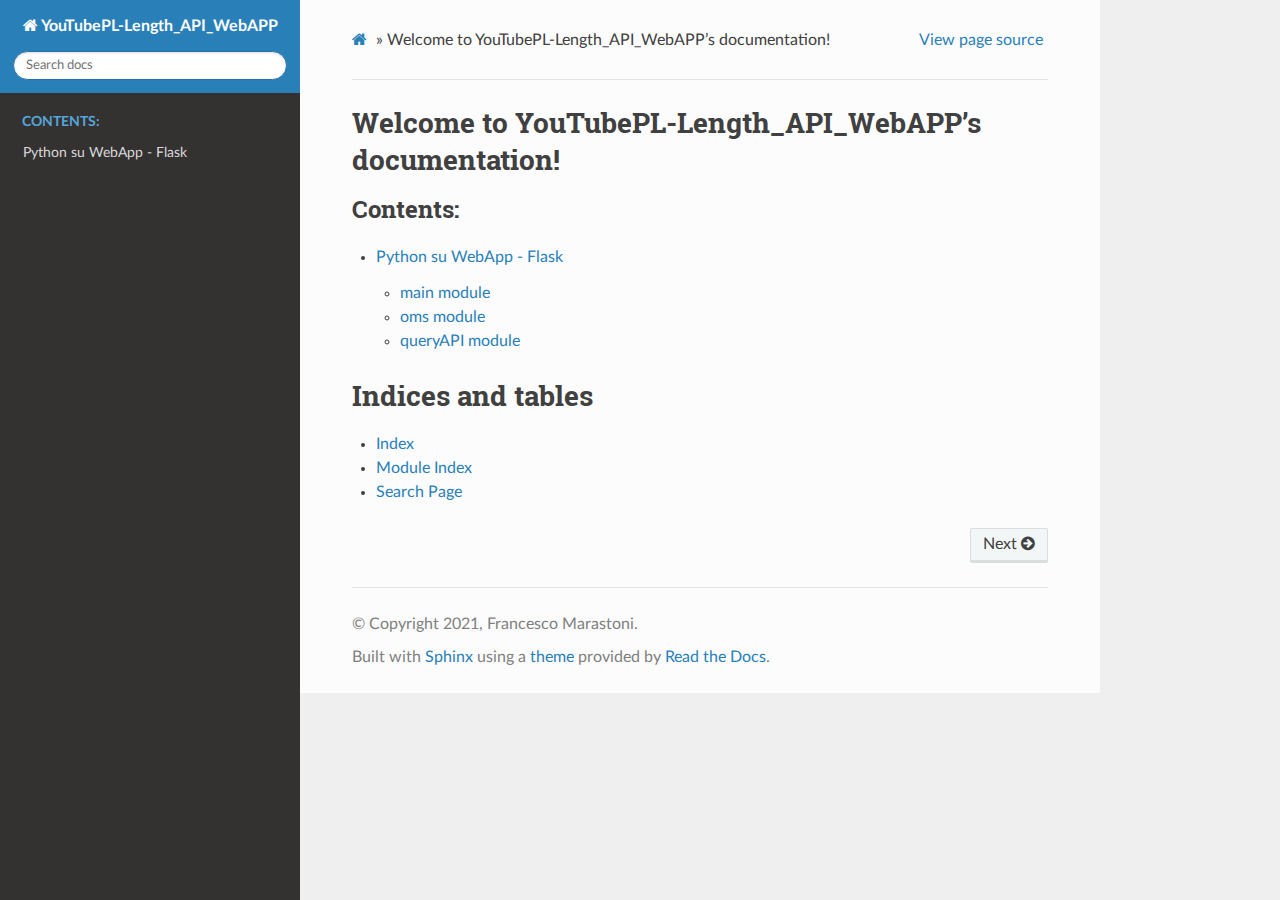
<file: docs/index.html>
<!DOCTYPE html>
<html class="writer-html5" lang="en" >
<head>
  <meta charset="utf-8" />
  
  <meta name="viewport" content="width=device-width, initial-scale=1.0" />
  
  <title>Welcome to YouTubePL-Length_API_WebAPP’s documentation! &mdash; YouTubePL-Length_API_WebAPP 1.5.0 documentation</title>
  

  
  <link rel="stylesheet" href="static/css/theme.css" type="text/css" />
  <link rel="stylesheet" href="static/pygments.css" type="text/css" />

  
  

  
  

  

  
  <!--[if lt IE 9]>
    <script src="static/js/html5shiv.min.js"></script>
  <![endif]-->
  
    
      <script type="text/javascript" id="documentation_options" data-url_root="./" src="static/documentation_options.js"></script>
        <script src="static/jquery.js"></script>
        <script src="static/underscore.js"></script>
        <script src="static/doctools.js"></script>
    
    <script type="text/javascript" src="static/js/theme.js"></script>

    
    <link rel="index" title="Index" href="genindex.html" />
    <link rel="search" title="Search" href="search.html" />
    <link rel="next" title="Python su WebApp - Flask" href="modules.html" /> 
</head>

<body class="wy-body-for-nav">

   
  <div class="wy-grid-for-nav">
    
    <nav data-toggle="wy-nav-shift" class="wy-nav-side">
      <div class="wy-side-scroll">
        <div class="wy-side-nav-search" >
          

          
            <a href="#" class="icon icon-home"> YouTubePL-Length_API_WebAPP
          

          
          </a>

          
            
            
          

          
<div role="search">
  <form id="rtd-search-form" class="wy-form" action="search.html" method="get">
    <input type="text" name="q" placeholder="Search docs" />
    <input type="hidden" name="check_keywords" value="yes" />
    <input type="hidden" name="area" value="default" />
  </form>
</div>

          
        </div>

        
        <div class="wy-menu wy-menu-vertical" data-spy="affix" role="navigation" aria-label="main navigation">
          
            
            
              
            
            
              <p class="caption"><span class="caption-text">Contents:</span></p>
<ul>
<li class="toctree-l1"><a class="reference internal" href="modules.html">Python su WebApp - Flask</a></li>
</ul>

            
          
        </div>
        
      </div>
    </nav>

    <section data-toggle="wy-nav-shift" class="wy-nav-content-wrap">

      
      <nav class="wy-nav-top" aria-label="top navigation">
        
          <i data-toggle="wy-nav-top" class="fa fa-bars"></i>
          <a href="#">YouTubePL-Length_API_WebAPP</a>
        
      </nav>


      <div class="wy-nav-content">
        
        <div class="rst-content">
        
          

















<div role="navigation" aria-label="breadcrumbs navigation">

  <ul class="wy-breadcrumbs">
    
      <li><a href="#" class="icon icon-home"></a> &raquo;</li>
        
      <li>Welcome to YouTubePL-Length_API_WebAPP’s documentation!</li>
    
    
      <li class="wy-breadcrumbs-aside">
        
          
            <a href="sources/index.rst.txt" rel="nofollow"> View page source</a>
          
        
      </li>
    
  </ul>

  
  <hr/>
</div>
          <div role="main" class="document" itemscope="itemscope" itemtype="http://schema.org/Article">
           <div itemprop="articleBody">
            
  <div class="section" id="welcome-to-youtubepl-length-api-webapp-s-documentation">
<h1>Welcome to YouTubePL-Length_API_WebAPP’s documentation!<a class="headerlink" href="#welcome-to-youtubepl-length-api-webapp-s-documentation" title="Permalink to this headline">¶</a></h1>
<div class="toctree-wrapper compound">
<p class="caption"><span class="caption-text">Contents:</span></p>
<ul>
<li class="toctree-l1"><a class="reference internal" href="modules.html">Python su WebApp - Flask</a><ul>
<li class="toctree-l2"><a class="reference internal" href="main.html">main module</a></li>
<li class="toctree-l2"><a class="reference internal" href="oms.html">oms module</a></li>
<li class="toctree-l2"><a class="reference internal" href="queryAPI.html">queryAPI module</a></li>
</ul>
</li>
</ul>
</div>
</div>
<div class="section" id="indices-and-tables">
<h1>Indices and tables<a class="headerlink" href="#indices-and-tables" title="Permalink to this headline">¶</a></h1>
<ul class="simple">
<li><p><a class="reference internal" href="genindex.html"><span class="std std-ref">Index</span></a></p></li>
<li><p><a class="reference internal" href="py-modindex.html"><span class="std std-ref">Module Index</span></a></p></li>
<li><p><a class="reference internal" href="search.html"><span class="std std-ref">Search Page</span></a></p></li>
</ul>
</div>


           </div>
           
          </div>
          <footer>
    <div class="rst-footer-buttons" role="navigation" aria-label="footer navigation">
        <a href="modules.html" class="btn btn-neutral float-right" title="Python su WebApp - Flask" accesskey="n" rel="next">Next <span class="fa fa-arrow-circle-right" aria-hidden="true"></span></a>
    </div>

  <hr/>

  <div role="contentinfo">
    <p>
        &#169; Copyright 2021, Francesco Marastoni.

    </p>
  </div>
    
    
    
    Built with <a href="https://www.sphinx-doc.org/">Sphinx</a> using a
    
    <a href="https://github.com/readthedocs/sphinx_rtd_theme">theme</a>
    
    provided by <a href="https://readthedocs.org">Read the Docs</a>. 

</footer>
        </div>
      </div>

    </section>

  </div>
  

  <script type="text/javascript">
      jQuery(function () {
          SphinxRtdTheme.Navigation.enable(true);
      });
  </script>

  
  
    
   

</body>
</html>
</file>
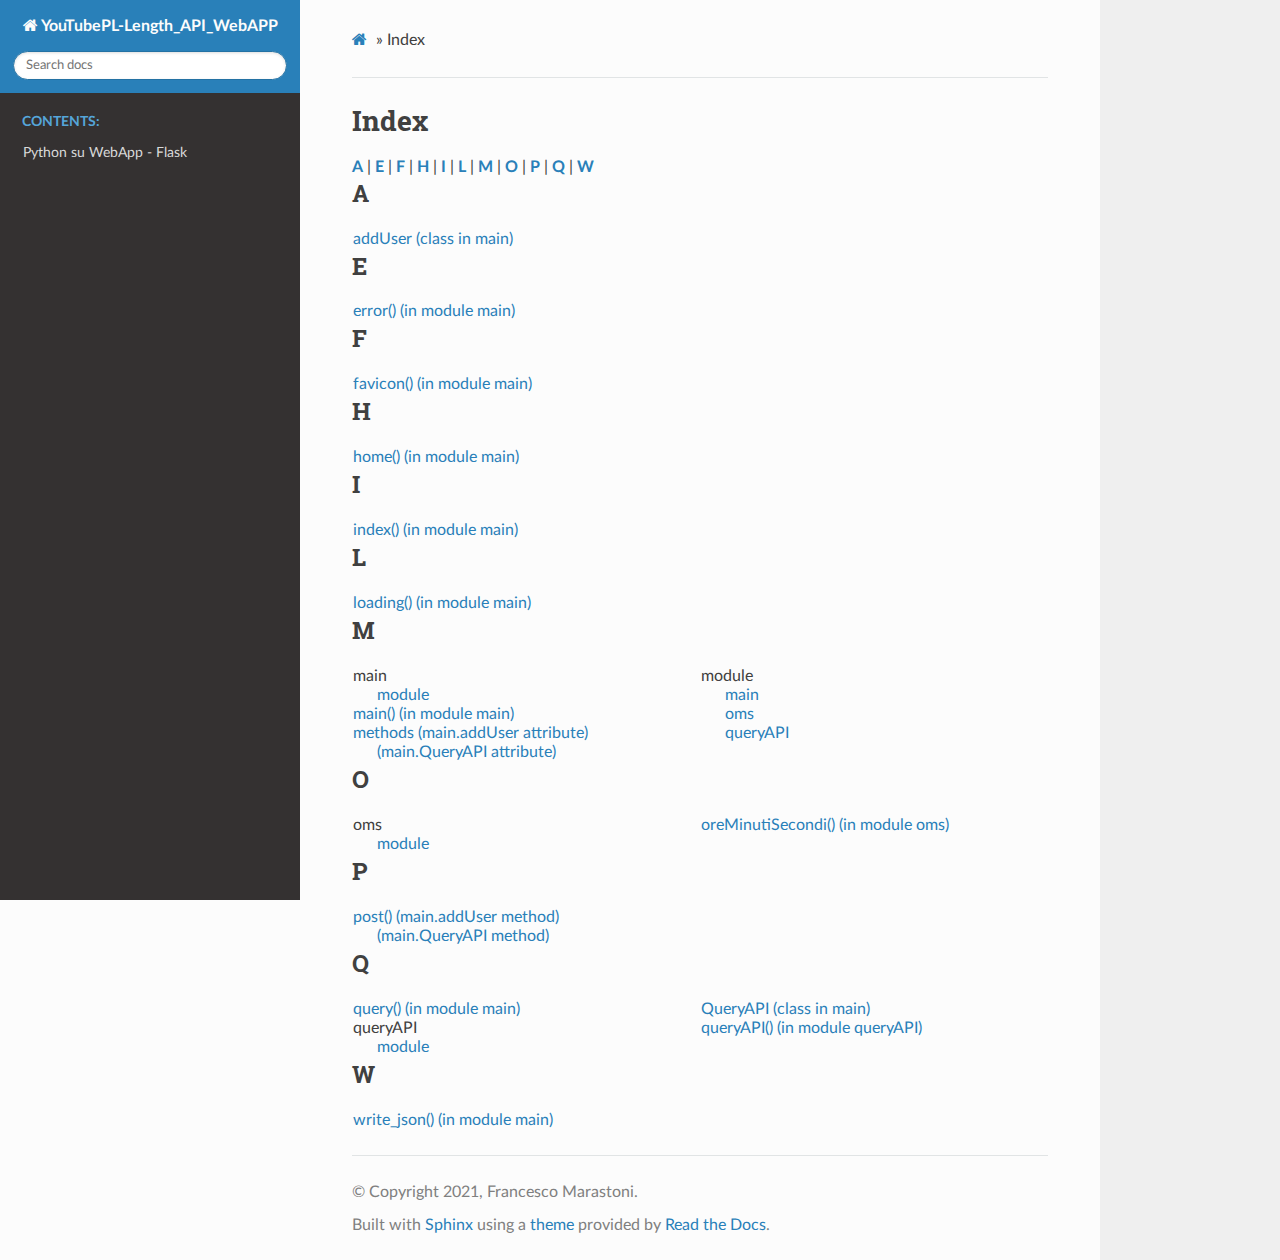
<file: docs/genindex.html>
<!DOCTYPE html>
<html class="writer-html5" lang="en" >
<head>
  <meta charset="utf-8" />
  
  <meta name="viewport" content="width=device-width, initial-scale=1.0" />
  
  <title>Index &mdash; YouTubePL-Length_API_WebAPP 1.5.0 documentation</title>
  

  
  <link rel="stylesheet" href="static/css/theme.css" type="text/css" />
  <link rel="stylesheet" href="static/pygments.css" type="text/css" />

  
  

  
  

  

  
  <!--[if lt IE 9]>
    <script src="static/js/html5shiv.min.js"></script>
  <![endif]-->
  
    
      <script type="text/javascript" id="documentation_options" data-url_root="./" src="static/documentation_options.js"></script>
        <script src="static/jquery.js"></script>
        <script src="static/underscore.js"></script>
        <script src="static/doctools.js"></script>
    
    <script type="text/javascript" src="static/js/theme.js"></script>

    
    <link rel="index" title="Index" href="#" />
    <link rel="search" title="Search" href="search.html" /> 
</head>

<body class="wy-body-for-nav">

   
  <div class="wy-grid-for-nav">
    
    <nav data-toggle="wy-nav-shift" class="wy-nav-side">
      <div class="wy-side-scroll">
        <div class="wy-side-nav-search" >
          

          
            <a href="index.html" class="icon icon-home"> YouTubePL-Length_API_WebAPP
          

          
          </a>

          
            
            
          

          
<div role="search">
  <form id="rtd-search-form" class="wy-form" action="search.html" method="get">
    <input type="text" name="q" placeholder="Search docs" />
    <input type="hidden" name="check_keywords" value="yes" />
    <input type="hidden" name="area" value="default" />
  </form>
</div>

          
        </div>

        
        <div class="wy-menu wy-menu-vertical" data-spy="affix" role="navigation" aria-label="main navigation">
          
            
            
              
            
            
              <p class="caption"><span class="caption-text">Contents:</span></p>
<ul>
<li class="toctree-l1"><a class="reference internal" href="modules.html">Python su WebApp - Flask</a></li>
</ul>

            
          
        </div>
        
      </div>
    </nav>

    <section data-toggle="wy-nav-shift" class="wy-nav-content-wrap">

      
      <nav class="wy-nav-top" aria-label="top navigation">
        
          <i data-toggle="wy-nav-top" class="fa fa-bars"></i>
          <a href="index.html">YouTubePL-Length_API_WebAPP</a>
        
      </nav>


      <div class="wy-nav-content">
        
        <div class="rst-content">
        
          

















<div role="navigation" aria-label="breadcrumbs navigation">

  <ul class="wy-breadcrumbs">
    
      <li><a href="index.html" class="icon icon-home"></a> &raquo;</li>
        
      <li>Index</li>
    
    
      <li class="wy-breadcrumbs-aside">
        
          
        
      </li>
    
  </ul>

  
  <hr/>
</div>
          <div role="main" class="document" itemscope="itemscope" itemtype="http://schema.org/Article">
           <div itemprop="articleBody">
            

<h1 id="index">Index</h1>

<div class="genindex-jumpbox">
 <a href="#A"><strong>A</strong></a>
 | <a href="#E"><strong>E</strong></a>
 | <a href="#F"><strong>F</strong></a>
 | <a href="#H"><strong>H</strong></a>
 | <a href="#I"><strong>I</strong></a>
 | <a href="#L"><strong>L</strong></a>
 | <a href="#M"><strong>M</strong></a>
 | <a href="#O"><strong>O</strong></a>
 | <a href="#P"><strong>P</strong></a>
 | <a href="#Q"><strong>Q</strong></a>
 | <a href="#W"><strong>W</strong></a>
 
</div>
<h2 id="A">A</h2>
<table style="width: 100%" class="indextable genindextable"><tr>
  <td style="width: 33%; vertical-align: top;"><ul>
      <li><a href="main.html#main.addUser">addUser (class in main)</a>
</li>
  </ul></td>
</tr></table>

<h2 id="E">E</h2>
<table style="width: 100%" class="indextable genindextable"><tr>
  <td style="width: 33%; vertical-align: top;"><ul>
      <li><a href="main.html#main.error">error() (in module main)</a>
</li>
  </ul></td>
</tr></table>

<h2 id="F">F</h2>
<table style="width: 100%" class="indextable genindextable"><tr>
  <td style="width: 33%; vertical-align: top;"><ul>
      <li><a href="main.html#main.favicon">favicon() (in module main)</a>
</li>
  </ul></td>
</tr></table>

<h2 id="H">H</h2>
<table style="width: 100%" class="indextable genindextable"><tr>
  <td style="width: 33%; vertical-align: top;"><ul>
      <li><a href="main.html#main.home">home() (in module main)</a>
</li>
  </ul></td>
</tr></table>

<h2 id="I">I</h2>
<table style="width: 100%" class="indextable genindextable"><tr>
  <td style="width: 33%; vertical-align: top;"><ul>
      <li><a href="main.html#main.index">index() (in module main)</a>
</li>
  </ul></td>
</tr></table>

<h2 id="L">L</h2>
<table style="width: 100%" class="indextable genindextable"><tr>
  <td style="width: 33%; vertical-align: top;"><ul>
      <li><a href="main.html#main.loading">loading() (in module main)</a>
</li>
  </ul></td>
</tr></table>

<h2 id="M">M</h2>
<table style="width: 100%" class="indextable genindextable"><tr>
  <td style="width: 33%; vertical-align: top;"><ul>
      <li>
    main

      <ul>
        <li><a href="main.html#module-main">module</a>
</li>
      </ul></li>
      <li><a href="main.html#main.main">main() (in module main)</a>
</li>
      <li><a href="main.html#main.addUser.methods">methods (main.addUser attribute)</a>

      <ul>
        <li><a href="main.html#main.QueryAPI.methods">(main.QueryAPI attribute)</a>
</li>
      </ul></li>
  </ul></td>
  <td style="width: 33%; vertical-align: top;"><ul>
      <li>
    module

      <ul>
        <li><a href="main.html#module-main">main</a>
</li>
        <li><a href="oms.html#module-oms">oms</a>
</li>
        <li><a href="queryAPI.html#module-queryAPI">queryAPI</a>
</li>
      </ul></li>
  </ul></td>
</tr></table>

<h2 id="O">O</h2>
<table style="width: 100%" class="indextable genindextable"><tr>
  <td style="width: 33%; vertical-align: top;"><ul>
      <li>
    oms

      <ul>
        <li><a href="oms.html#module-oms">module</a>
</li>
      </ul></li>
  </ul></td>
  <td style="width: 33%; vertical-align: top;"><ul>
      <li><a href="oms.html#oms.oreMinutiSecondi">oreMinutiSecondi() (in module oms)</a>
</li>
  </ul></td>
</tr></table>

<h2 id="P">P</h2>
<table style="width: 100%" class="indextable genindextable"><tr>
  <td style="width: 33%; vertical-align: top;"><ul>
      <li><a href="main.html#main.addUser.post">post() (main.addUser method)</a>

      <ul>
        <li><a href="main.html#main.QueryAPI.post">(main.QueryAPI method)</a>
</li>
      </ul></li>
  </ul></td>
</tr></table>

<h2 id="Q">Q</h2>
<table style="width: 100%" class="indextable genindextable"><tr>
  <td style="width: 33%; vertical-align: top;"><ul>
      <li><a href="main.html#main.query">query() (in module main)</a>
</li>
      <li>
    queryAPI

      <ul>
        <li><a href="queryAPI.html#module-queryAPI">module</a>
</li>
      </ul></li>
  </ul></td>
  <td style="width: 33%; vertical-align: top;"><ul>
      <li><a href="main.html#main.QueryAPI">QueryAPI (class in main)</a>
</li>
      <li><a href="queryAPI.html#queryAPI.queryAPI">queryAPI() (in module queryAPI)</a>
</li>
  </ul></td>
</tr></table>

<h2 id="W">W</h2>
<table style="width: 100%" class="indextable genindextable"><tr>
  <td style="width: 33%; vertical-align: top;"><ul>
      <li><a href="main.html#main.write_json">write_json() (in module main)</a>
</li>
  </ul></td>
</tr></table>



           </div>
           
          </div>
          <footer>

  <hr/>

  <div role="contentinfo">
    <p>
        &#169; Copyright 2021, Francesco Marastoni.

    </p>
  </div>
    
    
    
    Built with <a href="https://www.sphinx-doc.org/">Sphinx</a> using a
    
    <a href="https://github.com/readthedocs/sphinx_rtd_theme">theme</a>
    
    provided by <a href="https://readthedocs.org">Read the Docs</a>. 

</footer>
        </div>
      </div>

    </section>

  </div>
  

  <script type="text/javascript">
      jQuery(function () {
          SphinxRtdTheme.Navigation.enable(true);
      });
  </script>

  
  
    
   

</body>
</html>
</file>
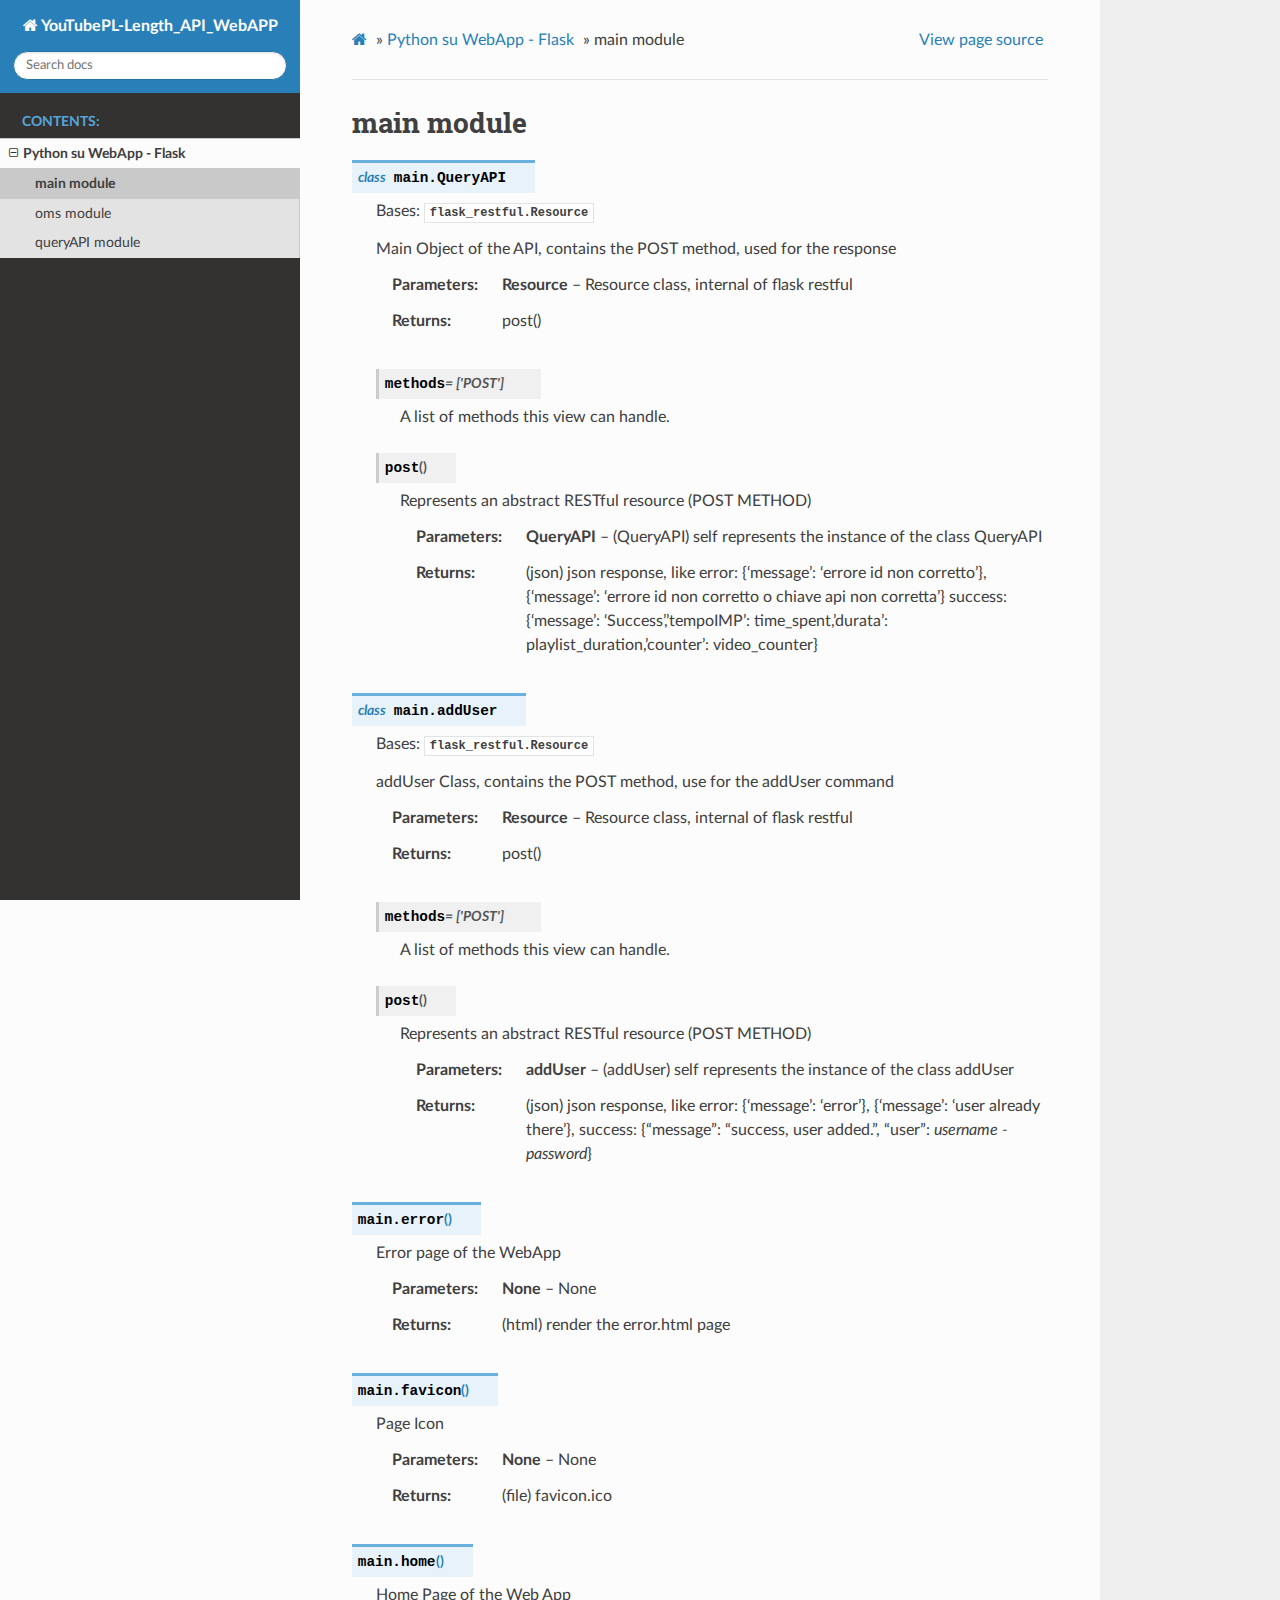
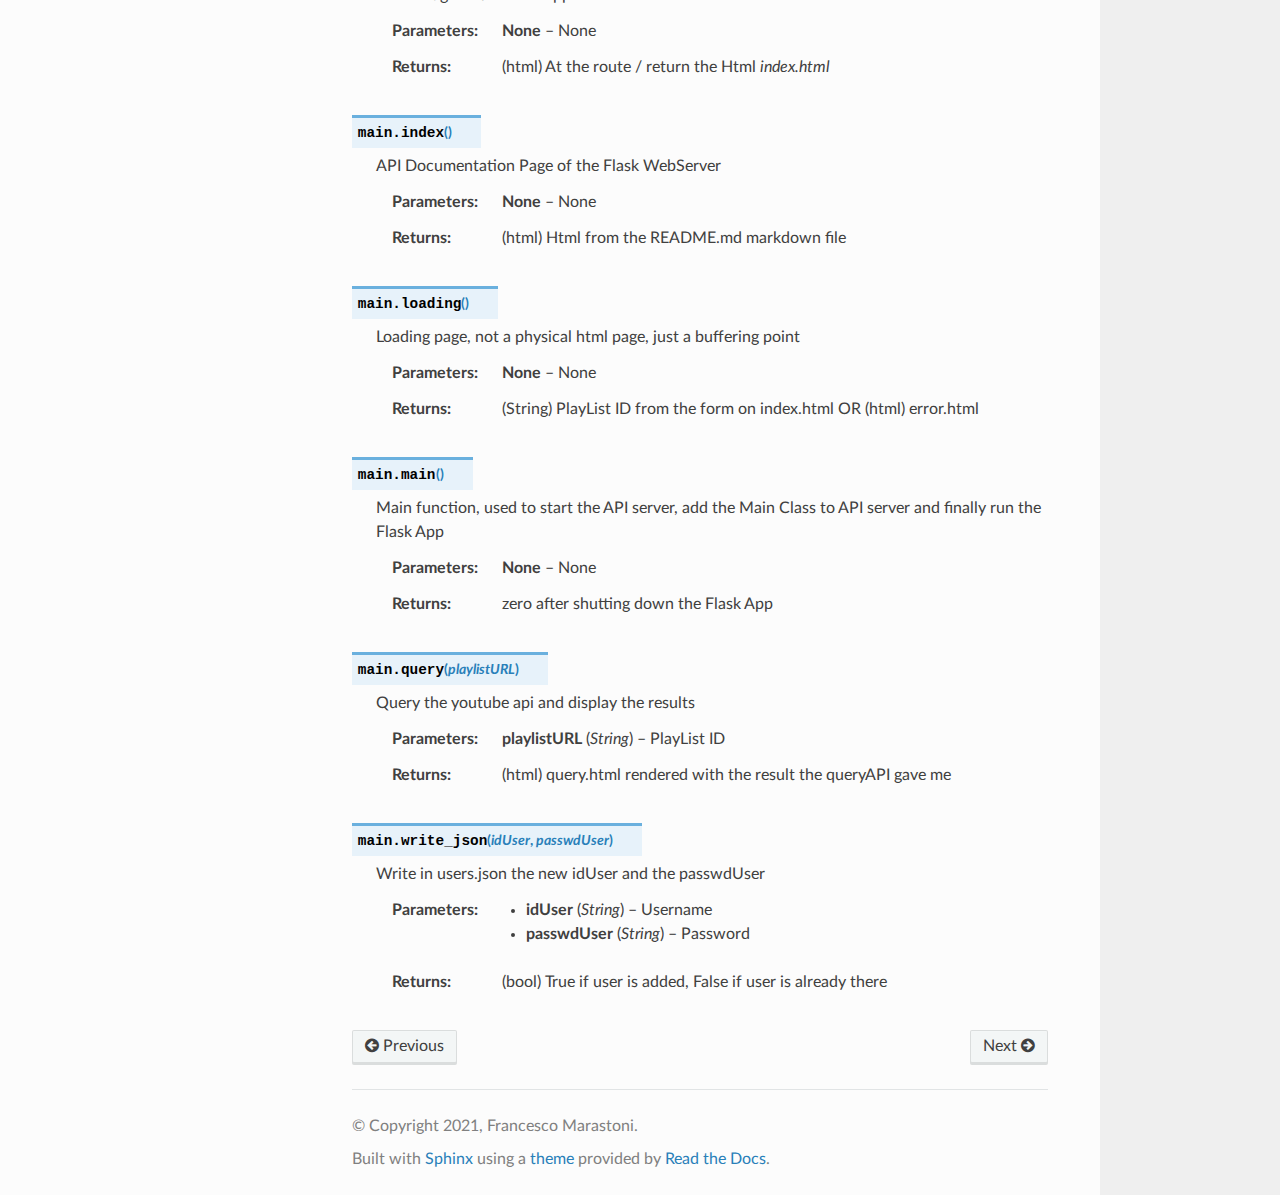
<file: docs/main.html>
<!DOCTYPE html>
<html class="writer-html5" lang="en" >
<head>
  <meta charset="utf-8" />
  
  <meta name="viewport" content="width=device-width, initial-scale=1.0" />
  
  <title>main module &mdash; YouTubePL-Length_API_WebAPP 1.5.0 documentation</title>
  

  
  <link rel="stylesheet" href="static/css/theme.css" type="text/css" />
  <link rel="stylesheet" href="static/pygments.css" type="text/css" />

  
  

  
  

  

  
  <!--[if lt IE 9]>
    <script src="static/js/html5shiv.min.js"></script>
  <![endif]-->
  
    
      <script type="text/javascript" id="documentation_options" data-url_root="./" src="static/documentation_options.js"></script>
        <script src="static/jquery.js"></script>
        <script src="static/underscore.js"></script>
        <script src="static/doctools.js"></script>
    
    <script type="text/javascript" src="static/js/theme.js"></script>

    
    <link rel="index" title="Index" href="genindex.html" />
    <link rel="search" title="Search" href="search.html" />
    <link rel="next" title="oms module" href="oms.html" />
    <link rel="prev" title="Python su WebApp - Flask" href="modules.html" /> 
</head>

<body class="wy-body-for-nav">

   
  <div class="wy-grid-for-nav">
    
    <nav data-toggle="wy-nav-shift" class="wy-nav-side">
      <div class="wy-side-scroll">
        <div class="wy-side-nav-search" >
          

          
            <a href="index.html" class="icon icon-home"> YouTubePL-Length_API_WebAPP
          

          
          </a>

          
            
            
          

          
<div role="search">
  <form id="rtd-search-form" class="wy-form" action="search.html" method="get">
    <input type="text" name="q" placeholder="Search docs" />
    <input type="hidden" name="check_keywords" value="yes" />
    <input type="hidden" name="area" value="default" />
  </form>
</div>

          
        </div>

        
        <div class="wy-menu wy-menu-vertical" data-spy="affix" role="navigation" aria-label="main navigation">
          
            
            
              
            
            
              <p class="caption"><span class="caption-text">Contents:</span></p>
<ul class="current">
<li class="toctree-l1 current"><a class="reference internal" href="modules.html">Python su WebApp - Flask</a><ul class="current">
<li class="toctree-l2 current"><a class="current reference internal" href="#">main module</a></li>
<li class="toctree-l2"><a class="reference internal" href="oms.html">oms module</a></li>
<li class="toctree-l2"><a class="reference internal" href="queryAPI.html">queryAPI module</a></li>
</ul>
</li>
</ul>

            
          
        </div>
        
      </div>
    </nav>

    <section data-toggle="wy-nav-shift" class="wy-nav-content-wrap">

      
      <nav class="wy-nav-top" aria-label="top navigation">
        
          <i data-toggle="wy-nav-top" class="fa fa-bars"></i>
          <a href="index.html">YouTubePL-Length_API_WebAPP</a>
        
      </nav>


      <div class="wy-nav-content">
        
        <div class="rst-content">
        
          

















<div role="navigation" aria-label="breadcrumbs navigation">

  <ul class="wy-breadcrumbs">
    
      <li><a href="index.html" class="icon icon-home"></a> &raquo;</li>
        
          <li><a href="modules.html">Python su WebApp - Flask</a> &raquo;</li>
        
      <li>main module</li>
    
    
      <li class="wy-breadcrumbs-aside">
        
          
            <a href="sources/main.rst.txt" rel="nofollow"> View page source</a>
          
        
      </li>
    
  </ul>

  
  <hr/>
</div>
          <div role="main" class="document" itemscope="itemscope" itemtype="http://schema.org/Article">
           <div itemprop="articleBody">
            
  <div class="section" id="module-main">
<span id="main-module"></span><h1>main module<a class="headerlink" href="#module-main" title="Permalink to this headline">¶</a></h1>
<dl class="py class">
<dt id="main.QueryAPI">
<em class="property"><span class="pre">class</span> </em><code class="sig-prename descclassname"><span class="pre">main.</span></code><code class="sig-name descname"><span class="pre">QueryAPI</span></code><a class="headerlink" href="#main.QueryAPI" title="Permalink to this definition">¶</a></dt>
<dd><p>Bases: <code class="xref py py-class docutils literal notranslate"><span class="pre">flask_restful.Resource</span></code></p>
<p>Main Object of the API, contains the POST method, used for the response</p>
<dl class="field-list simple">
<dt class="field-odd">Parameters</dt>
<dd class="field-odd"><p><strong>Resource</strong> – Resource class, internal of flask restful</p>
</dd>
<dt class="field-even">Returns</dt>
<dd class="field-even"><p>post()</p>
</dd>
</dl>
<dl class="py attribute">
<dt id="main.QueryAPI.methods">
<code class="sig-name descname"><span class="pre">methods</span></code><em class="property"> <span class="pre">=</span> <span class="pre">['POST']</span></em><a class="headerlink" href="#main.QueryAPI.methods" title="Permalink to this definition">¶</a></dt>
<dd><p>A list of methods this view can handle.</p>
</dd></dl>

<dl class="py method">
<dt id="main.QueryAPI.post">
<code class="sig-name descname"><span class="pre">post</span></code><span class="sig-paren">(</span><span class="sig-paren">)</span><a class="headerlink" href="#main.QueryAPI.post" title="Permalink to this definition">¶</a></dt>
<dd><p>Represents an abstract RESTful resource (POST METHOD)</p>
<dl class="field-list simple">
<dt class="field-odd">Parameters</dt>
<dd class="field-odd"><p><strong>QueryAPI</strong> – (QueryAPI) self represents the instance of the class QueryAPI</p>
</dd>
<dt class="field-even">Returns</dt>
<dd class="field-even"><p>(json) json response, like error: {‘message’: ‘errore id non corretto’}, {‘message’: ‘errore id non corretto o chiave api non corretta’} success: {‘message’: ‘Success’,’tempoIMP’: time_spent,’durata’: playlist_duration,’counter’: video_counter}</p>
</dd>
</dl>
</dd></dl>

</dd></dl>

<dl class="py class">
<dt id="main.addUser">
<em class="property"><span class="pre">class</span> </em><code class="sig-prename descclassname"><span class="pre">main.</span></code><code class="sig-name descname"><span class="pre">addUser</span></code><a class="headerlink" href="#main.addUser" title="Permalink to this definition">¶</a></dt>
<dd><p>Bases: <code class="xref py py-class docutils literal notranslate"><span class="pre">flask_restful.Resource</span></code></p>
<p>addUser Class, contains the POST method, use for the addUser command</p>
<dl class="field-list simple">
<dt class="field-odd">Parameters</dt>
<dd class="field-odd"><p><strong>Resource</strong> – Resource class, internal of flask restful</p>
</dd>
<dt class="field-even">Returns</dt>
<dd class="field-even"><p>post()</p>
</dd>
</dl>
<dl class="py attribute">
<dt id="main.addUser.methods">
<code class="sig-name descname"><span class="pre">methods</span></code><em class="property"> <span class="pre">=</span> <span class="pre">['POST']</span></em><a class="headerlink" href="#main.addUser.methods" title="Permalink to this definition">¶</a></dt>
<dd><p>A list of methods this view can handle.</p>
</dd></dl>

<dl class="py method">
<dt id="main.addUser.post">
<code class="sig-name descname"><span class="pre">post</span></code><span class="sig-paren">(</span><span class="sig-paren">)</span><a class="headerlink" href="#main.addUser.post" title="Permalink to this definition">¶</a></dt>
<dd><p>Represents an abstract RESTful resource (POST METHOD)</p>
<dl class="field-list simple">
<dt class="field-odd">Parameters</dt>
<dd class="field-odd"><p><strong>addUser</strong> – (addUser) self represents the instance of the class addUser</p>
</dd>
<dt class="field-even">Returns</dt>
<dd class="field-even"><p>(json) json response, like error: {‘message’: ‘error’}, {‘message’: ‘user already there’}, success: {“message”: “success, user added.”, “user”: <cite>username - password</cite>}</p>
</dd>
</dl>
</dd></dl>

</dd></dl>

<dl class="py function">
<dt id="main.error">
<code class="sig-prename descclassname"><span class="pre">main.</span></code><code class="sig-name descname"><span class="pre">error</span></code><span class="sig-paren">(</span><span class="sig-paren">)</span><a class="headerlink" href="#main.error" title="Permalink to this definition">¶</a></dt>
<dd><p>Error page of the WebApp</p>
<dl class="field-list simple">
<dt class="field-odd">Parameters</dt>
<dd class="field-odd"><p><strong>None</strong> – None</p>
</dd>
<dt class="field-even">Returns</dt>
<dd class="field-even"><p>(html) render the error.html page</p>
</dd>
</dl>
</dd></dl>

<dl class="py function">
<dt id="main.favicon">
<code class="sig-prename descclassname"><span class="pre">main.</span></code><code class="sig-name descname"><span class="pre">favicon</span></code><span class="sig-paren">(</span><span class="sig-paren">)</span><a class="headerlink" href="#main.favicon" title="Permalink to this definition">¶</a></dt>
<dd><p>Page Icon</p>
<dl class="field-list simple">
<dt class="field-odd">Parameters</dt>
<dd class="field-odd"><p><strong>None</strong> – None</p>
</dd>
<dt class="field-even">Returns</dt>
<dd class="field-even"><p>(file) favicon.ico</p>
</dd>
</dl>
</dd></dl>

<dl class="py function">
<dt id="main.home">
<code class="sig-prename descclassname"><span class="pre">main.</span></code><code class="sig-name descname"><span class="pre">home</span></code><span class="sig-paren">(</span><span class="sig-paren">)</span><a class="headerlink" href="#main.home" title="Permalink to this definition">¶</a></dt>
<dd><p>Home Page of the Web App</p>
<dl class="field-list simple">
<dt class="field-odd">Parameters</dt>
<dd class="field-odd"><p><strong>None</strong> – None</p>
</dd>
<dt class="field-even">Returns</dt>
<dd class="field-even"><p>(html) At the route / return the Html <cite>index.html</cite></p>
</dd>
</dl>
</dd></dl>

<dl class="py function">
<dt id="main.index">
<code class="sig-prename descclassname"><span class="pre">main.</span></code><code class="sig-name descname"><span class="pre">index</span></code><span class="sig-paren">(</span><span class="sig-paren">)</span><a class="headerlink" href="#main.index" title="Permalink to this definition">¶</a></dt>
<dd><p>API Documentation Page of the Flask WebServer</p>
<dl class="field-list simple">
<dt class="field-odd">Parameters</dt>
<dd class="field-odd"><p><strong>None</strong> – None</p>
</dd>
<dt class="field-even">Returns</dt>
<dd class="field-even"><p>(html) Html from the README.md markdown file</p>
</dd>
</dl>
</dd></dl>

<dl class="py function">
<dt id="main.loading">
<code class="sig-prename descclassname"><span class="pre">main.</span></code><code class="sig-name descname"><span class="pre">loading</span></code><span class="sig-paren">(</span><span class="sig-paren">)</span><a class="headerlink" href="#main.loading" title="Permalink to this definition">¶</a></dt>
<dd><p>Loading page, not a physical html page, just a buffering point</p>
<dl class="field-list simple">
<dt class="field-odd">Parameters</dt>
<dd class="field-odd"><p><strong>None</strong> – None</p>
</dd>
<dt class="field-even">Returns</dt>
<dd class="field-even"><p>(String) PlayList ID from the form on index.html OR (html) error.html</p>
</dd>
</dl>
</dd></dl>

<dl class="py function">
<dt id="main.main">
<code class="sig-prename descclassname"><span class="pre">main.</span></code><code class="sig-name descname"><span class="pre">main</span></code><span class="sig-paren">(</span><span class="sig-paren">)</span><a class="headerlink" href="#main.main" title="Permalink to this definition">¶</a></dt>
<dd><p>Main function, used to start the API server, add the Main Class to API server and finally run the Flask App</p>
<dl class="field-list simple">
<dt class="field-odd">Parameters</dt>
<dd class="field-odd"><p><strong>None</strong> – None</p>
</dd>
<dt class="field-even">Returns</dt>
<dd class="field-even"><p>zero after shutting down the Flask App</p>
</dd>
</dl>
</dd></dl>

<dl class="py function">
<dt id="main.query">
<code class="sig-prename descclassname"><span class="pre">main.</span></code><code class="sig-name descname"><span class="pre">query</span></code><span class="sig-paren">(</span><em class="sig-param"><span class="n"><span class="pre">playlistURL</span></span></em><span class="sig-paren">)</span><a class="headerlink" href="#main.query" title="Permalink to this definition">¶</a></dt>
<dd><p>Query the youtube api and display the results</p>
<dl class="field-list simple">
<dt class="field-odd">Parameters</dt>
<dd class="field-odd"><p><strong>playlistURL</strong> (<em>String</em>) – PlayList ID</p>
</dd>
<dt class="field-even">Returns</dt>
<dd class="field-even"><p>(html) query.html rendered with the result the queryAPI gave me</p>
</dd>
</dl>
</dd></dl>

<dl class="py function">
<dt id="main.write_json">
<code class="sig-prename descclassname"><span class="pre">main.</span></code><code class="sig-name descname"><span class="pre">write_json</span></code><span class="sig-paren">(</span><em class="sig-param"><span class="n"><span class="pre">idUser</span></span></em>, <em class="sig-param"><span class="n"><span class="pre">passwdUser</span></span></em><span class="sig-paren">)</span><a class="headerlink" href="#main.write_json" title="Permalink to this definition">¶</a></dt>
<dd><p>Write in users.json the new idUser and the passwdUser</p>
<dl class="field-list simple">
<dt class="field-odd">Parameters</dt>
<dd class="field-odd"><ul class="simple">
<li><p><strong>idUser</strong> (<em>String</em>) – Username</p></li>
<li><p><strong>passwdUser</strong> (<em>String</em>) – Password</p></li>
</ul>
</dd>
<dt class="field-even">Returns</dt>
<dd class="field-even"><p>(bool) True if user is added, False if user is already there</p>
</dd>
</dl>
</dd></dl>

</div>


           </div>
           
          </div>
          <footer>
    <div class="rst-footer-buttons" role="navigation" aria-label="footer navigation">
        <a href="oms.html" class="btn btn-neutral float-right" title="oms module" accesskey="n" rel="next">Next <span class="fa fa-arrow-circle-right" aria-hidden="true"></span></a>
        <a href="modules.html" class="btn btn-neutral float-left" title="Python su WebApp - Flask" accesskey="p" rel="prev"><span class="fa fa-arrow-circle-left" aria-hidden="true"></span> Previous</a>
    </div>

  <hr/>

  <div role="contentinfo">
    <p>
        &#169; Copyright 2021, Francesco Marastoni.

    </p>
  </div>
    
    
    
    Built with <a href="https://www.sphinx-doc.org/">Sphinx</a> using a
    
    <a href="https://github.com/readthedocs/sphinx_rtd_theme">theme</a>
    
    provided by <a href="https://readthedocs.org">Read the Docs</a>. 

</footer>
        </div>
      </div>

    </section>

  </div>
  

  <script type="text/javascript">
      jQuery(function () {
          SphinxRtdTheme.Navigation.enable(true);
      });
  </script>

  
  
    
   

</body>
</html>
</file>
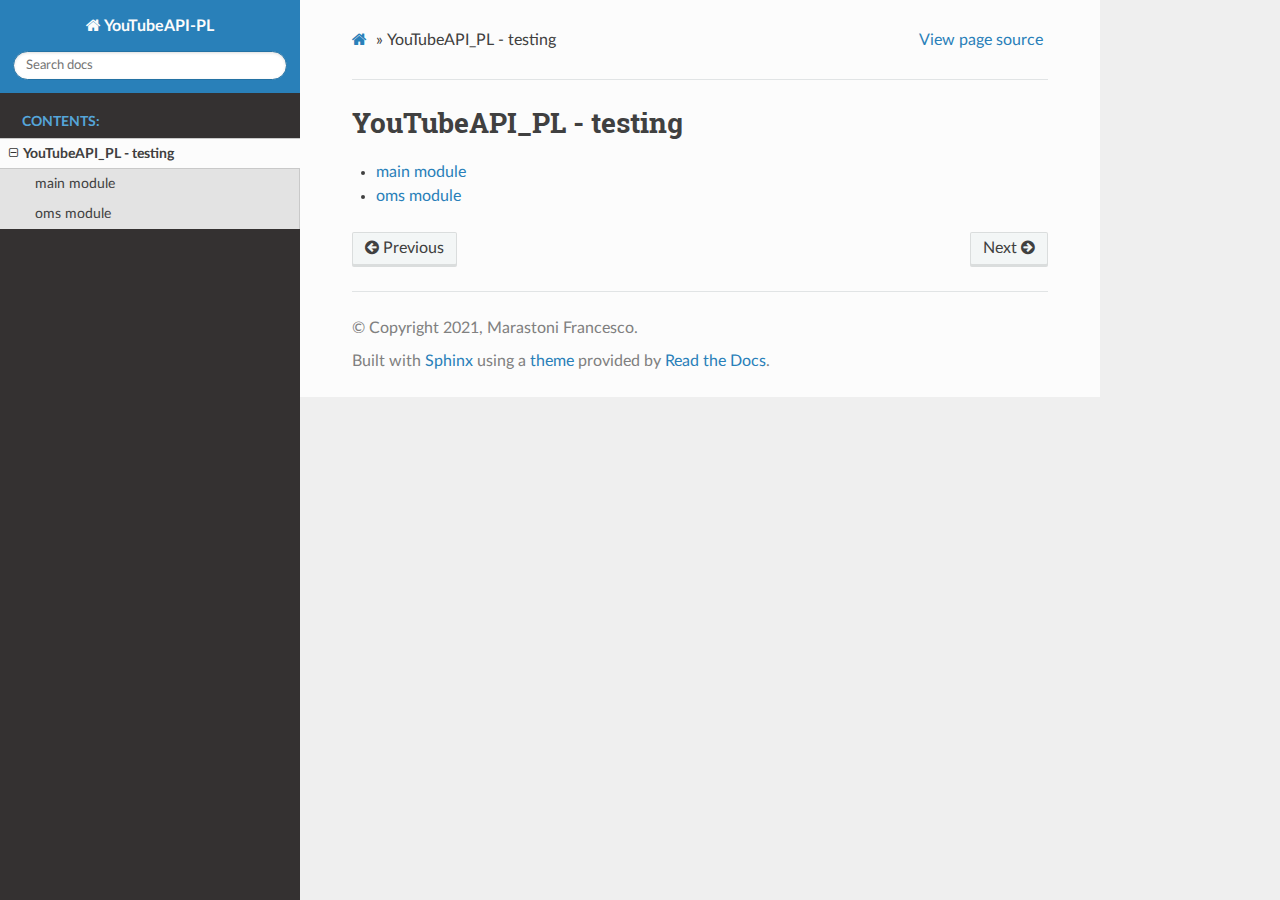
<file: docs/modules.html>
<!DOCTYPE html>
<html class="writer-html5" lang="en" >
<head>
  <meta charset="utf-8" />
  
  <meta name="viewport" content="width=device-width, initial-scale=1.0" />
  
  <title>YouTubeAPI_PL - testing &mdash; YouTubeAPI-PL 1.0.0 documentation</title>
  

  
  <link rel="stylesheet" href="static/css/theme.css" type="text/css" />
  <link rel="stylesheet" href="static/pygments.css" type="text/css" />

  
  

  
  

  

  
  <!--[if lt IE 9]>
    <script src="static/js/html5shiv.min.js"></script>
  <![endif]-->
  
    
      <script type="text/javascript" id="documentation_options" data-url_root="./" src="static/documentation_options.js"></script>
        <script src="static/jquery.js"></script>
        <script src="static/underscore.js"></script>
        <script src="static/doctools.js"></script>
    
    <script type="text/javascript" src="static/js/theme.js"></script>

    
    <link rel="index" title="Index" href="genindex.html" />
    <link rel="search" title="Search" href="search.html" />
    <link rel="next" title="main module" href="main.html" />
    <link rel="prev" title="Welcome to YouTubeAPI-PL’s documentation!" href="index.html" /> 
</head>

<body class="wy-body-for-nav">

   
  <div class="wy-grid-for-nav">
    
    <nav data-toggle="wy-nav-shift" class="wy-nav-side">
      <div class="wy-side-scroll">
        <div class="wy-side-nav-search" >
          

          
            <a href="index.html" class="icon icon-home"> YouTubeAPI-PL
          

          
          </a>

          
            
            
          

          
<div role="search">
  <form id="rtd-search-form" class="wy-form" action="search.html" method="get">
    <input type="text" name="q" placeholder="Search docs" />
    <input type="hidden" name="check_keywords" value="yes" />
    <input type="hidden" name="area" value="default" />
  </form>
</div>

          
        </div>

        
        <div class="wy-menu wy-menu-vertical" data-spy="affix" role="navigation" aria-label="main navigation">
          
            
            
              
            
            
              <p class="caption"><span class="caption-text">Contents:</span></p>
<ul class="current">
<li class="toctree-l1 current"><a class="current reference internal" href="#">YouTubeAPI_PL - testing</a><ul>
<li class="toctree-l2"><a class="reference internal" href="main.html">main module</a></li>
<li class="toctree-l2"><a class="reference internal" href="oms.html">oms module</a></li>
</ul>
</li>
</ul>

            
          
        </div>
        
      </div>
    </nav>

    <section data-toggle="wy-nav-shift" class="wy-nav-content-wrap">

      
      <nav class="wy-nav-top" aria-label="top navigation">
        
          <i data-toggle="wy-nav-top" class="fa fa-bars"></i>
          <a href="index.html">YouTubeAPI-PL</a>
        
      </nav>


      <div class="wy-nav-content">
        
        <div class="rst-content">
        
          

















<div role="navigation" aria-label="breadcrumbs navigation">

  <ul class="wy-breadcrumbs">
    
      <li><a href="index.html" class="icon icon-home"></a> &raquo;</li>
        
      <li>YouTubeAPI_PL - testing</li>
    
    
      <li class="wy-breadcrumbs-aside">
        
          
            <a href="sources/modules.rst.txt" rel="nofollow"> View page source</a>
          
        
      </li>
    
  </ul>

  
  <hr/>
</div>
          <div role="main" class="document" itemscope="itemscope" itemtype="http://schema.org/Article">
           <div itemprop="articleBody">
            
  <div class="section" id="youtubeapi-pl-testing">
<h1>YouTubeAPI_PL - testing<a class="headerlink" href="#youtubeapi-pl-testing" title="Permalink to this headline">¶</a></h1>
<div class="toctree-wrapper compound">
<ul>
<li class="toctree-l1"><a class="reference internal" href="main.html">main module</a></li>
<li class="toctree-l1"><a class="reference internal" href="oms.html">oms module</a></li>
</ul>
</div>
</div>


           </div>
           
          </div>
          <footer>
    <div class="rst-footer-buttons" role="navigation" aria-label="footer navigation">
        <a href="main.html" class="btn btn-neutral float-right" title="main module" accesskey="n" rel="next">Next <span class="fa fa-arrow-circle-right" aria-hidden="true"></span></a>
        <a href="index.html" class="btn btn-neutral float-left" title="Welcome to YouTubeAPI-PL’s documentation!" accesskey="p" rel="prev"><span class="fa fa-arrow-circle-left" aria-hidden="true"></span> Previous</a>
    </div>

  <hr/>

  <div role="contentinfo">
    <p>
        &#169; Copyright 2021, Marastoni Francesco.

    </p>
  </div>
    
    
    
    Built with <a href="https://www.sphinx-doc.org/">Sphinx</a> using a
    
    <a href="https://github.com/readthedocs/sphinx_rtd_theme">theme</a>
    
    provided by <a href="https://readthedocs.org">Read the Docs</a>. 

</footer>
        </div>
      </div>

    </section>

  </div>
  

  <script type="text/javascript">
      jQuery(function () {
          SphinxRtdTheme.Navigation.enable(true);
      });
  </script>

  
  
    
   

</body>
</html>
</file>
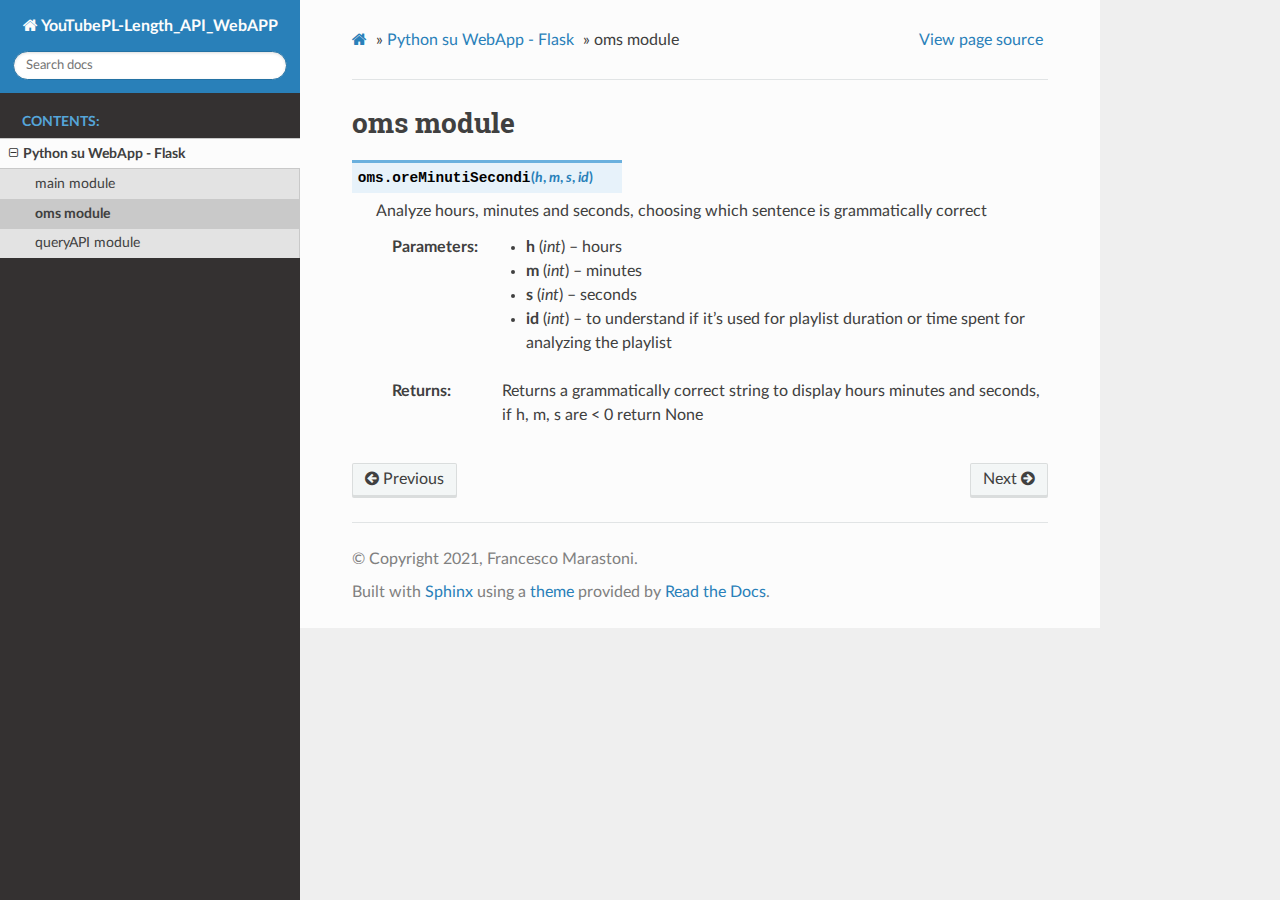
<file: docs/oms.html>
<!DOCTYPE html>
<html class="writer-html5" lang="en" >
<head>
  <meta charset="utf-8" />
  
  <meta name="viewport" content="width=device-width, initial-scale=1.0" />
  
  <title>oms module &mdash; YouTubePL-Length_API_WebAPP 1.5.0 documentation</title>
  

  
  <link rel="stylesheet" href="static/css/theme.css" type="text/css" />
  <link rel="stylesheet" href="static/pygments.css" type="text/css" />

  
  

  
  

  

  
  <!--[if lt IE 9]>
    <script src="static/js/html5shiv.min.js"></script>
  <![endif]-->
  
    
      <script type="text/javascript" id="documentation_options" data-url_root="./" src="static/documentation_options.js"></script>
        <script src="static/jquery.js"></script>
        <script src="static/underscore.js"></script>
        <script src="static/doctools.js"></script>
    
    <script type="text/javascript" src="static/js/theme.js"></script>

    
    <link rel="index" title="Index" href="genindex.html" />
    <link rel="search" title="Search" href="search.html" />
    <link rel="next" title="queryAPI module" href="queryAPI.html" />
    <link rel="prev" title="main module" href="main.html" /> 
</head>

<body class="wy-body-for-nav">

   
  <div class="wy-grid-for-nav">
    
    <nav data-toggle="wy-nav-shift" class="wy-nav-side">
      <div class="wy-side-scroll">
        <div class="wy-side-nav-search" >
          

          
            <a href="index.html" class="icon icon-home"> YouTubePL-Length_API_WebAPP
          

          
          </a>

          
            
            
          

          
<div role="search">
  <form id="rtd-search-form" class="wy-form" action="search.html" method="get">
    <input type="text" name="q" placeholder="Search docs" />
    <input type="hidden" name="check_keywords" value="yes" />
    <input type="hidden" name="area" value="default" />
  </form>
</div>

          
        </div>

        
        <div class="wy-menu wy-menu-vertical" data-spy="affix" role="navigation" aria-label="main navigation">
          
            
            
              
            
            
              <p class="caption"><span class="caption-text">Contents:</span></p>
<ul class="current">
<li class="toctree-l1 current"><a class="reference internal" href="modules.html">Python su WebApp - Flask</a><ul class="current">
<li class="toctree-l2"><a class="reference internal" href="main.html">main module</a></li>
<li class="toctree-l2 current"><a class="current reference internal" href="#">oms module</a></li>
<li class="toctree-l2"><a class="reference internal" href="queryAPI.html">queryAPI module</a></li>
</ul>
</li>
</ul>

            
          
        </div>
        
      </div>
    </nav>

    <section data-toggle="wy-nav-shift" class="wy-nav-content-wrap">

      
      <nav class="wy-nav-top" aria-label="top navigation">
        
          <i data-toggle="wy-nav-top" class="fa fa-bars"></i>
          <a href="index.html">YouTubePL-Length_API_WebAPP</a>
        
      </nav>


      <div class="wy-nav-content">
        
        <div class="rst-content">
        
          

















<div role="navigation" aria-label="breadcrumbs navigation">

  <ul class="wy-breadcrumbs">
    
      <li><a href="index.html" class="icon icon-home"></a> &raquo;</li>
        
          <li><a href="modules.html">Python su WebApp - Flask</a> &raquo;</li>
        
      <li>oms module</li>
    
    
      <li class="wy-breadcrumbs-aside">
        
          
            <a href="sources/oms.rst.txt" rel="nofollow"> View page source</a>
          
        
      </li>
    
  </ul>

  
  <hr/>
</div>
          <div role="main" class="document" itemscope="itemscope" itemtype="http://schema.org/Article">
           <div itemprop="articleBody">
            
  <div class="section" id="module-oms">
<span id="oms-module"></span><h1>oms module<a class="headerlink" href="#module-oms" title="Permalink to this headline">¶</a></h1>
<dl class="py function">
<dt id="oms.oreMinutiSecondi">
<code class="sig-prename descclassname"><span class="pre">oms.</span></code><code class="sig-name descname"><span class="pre">oreMinutiSecondi</span></code><span class="sig-paren">(</span><em class="sig-param"><span class="n"><span class="pre">h</span></span></em>, <em class="sig-param"><span class="n"><span class="pre">m</span></span></em>, <em class="sig-param"><span class="n"><span class="pre">s</span></span></em>, <em class="sig-param"><span class="n"><span class="pre">id</span></span></em><span class="sig-paren">)</span><a class="headerlink" href="#oms.oreMinutiSecondi" title="Permalink to this definition">¶</a></dt>
<dd><p>Analyze hours, minutes and seconds, choosing which sentence is grammatically correct</p>
<dl class="field-list simple">
<dt class="field-odd">Parameters</dt>
<dd class="field-odd"><ul class="simple">
<li><p><strong>h</strong> (<em>int</em>) – hours</p></li>
<li><p><strong>m</strong> (<em>int</em>) – minutes</p></li>
<li><p><strong>s</strong> (<em>int</em>) – seconds</p></li>
<li><p><strong>id</strong> (<em>int</em>) – to understand if it’s used for playlist duration or time spent for analyzing the playlist</p></li>
</ul>
</dd>
<dt class="field-even">Returns</dt>
<dd class="field-even"><p>Returns a grammatically correct string to display hours minutes and seconds, if h, m, s are &lt; 0 return None</p>
</dd>
</dl>
</dd></dl>

</div>


           </div>
           
          </div>
          <footer>
    <div class="rst-footer-buttons" role="navigation" aria-label="footer navigation">
        <a href="queryAPI.html" class="btn btn-neutral float-right" title="queryAPI module" accesskey="n" rel="next">Next <span class="fa fa-arrow-circle-right" aria-hidden="true"></span></a>
        <a href="main.html" class="btn btn-neutral float-left" title="main module" accesskey="p" rel="prev"><span class="fa fa-arrow-circle-left" aria-hidden="true"></span> Previous</a>
    </div>

  <hr/>

  <div role="contentinfo">
    <p>
        &#169; Copyright 2021, Francesco Marastoni.

    </p>
  </div>
    
    
    
    Built with <a href="https://www.sphinx-doc.org/">Sphinx</a> using a
    
    <a href="https://github.com/readthedocs/sphinx_rtd_theme">theme</a>
    
    provided by <a href="https://readthedocs.org">Read the Docs</a>. 

</footer>
        </div>
      </div>

    </section>

  </div>
  

  <script type="text/javascript">
      jQuery(function () {
          SphinxRtdTheme.Navigation.enable(true);
      });
  </script>

  
  
    
   

</body>
</html>
</file>
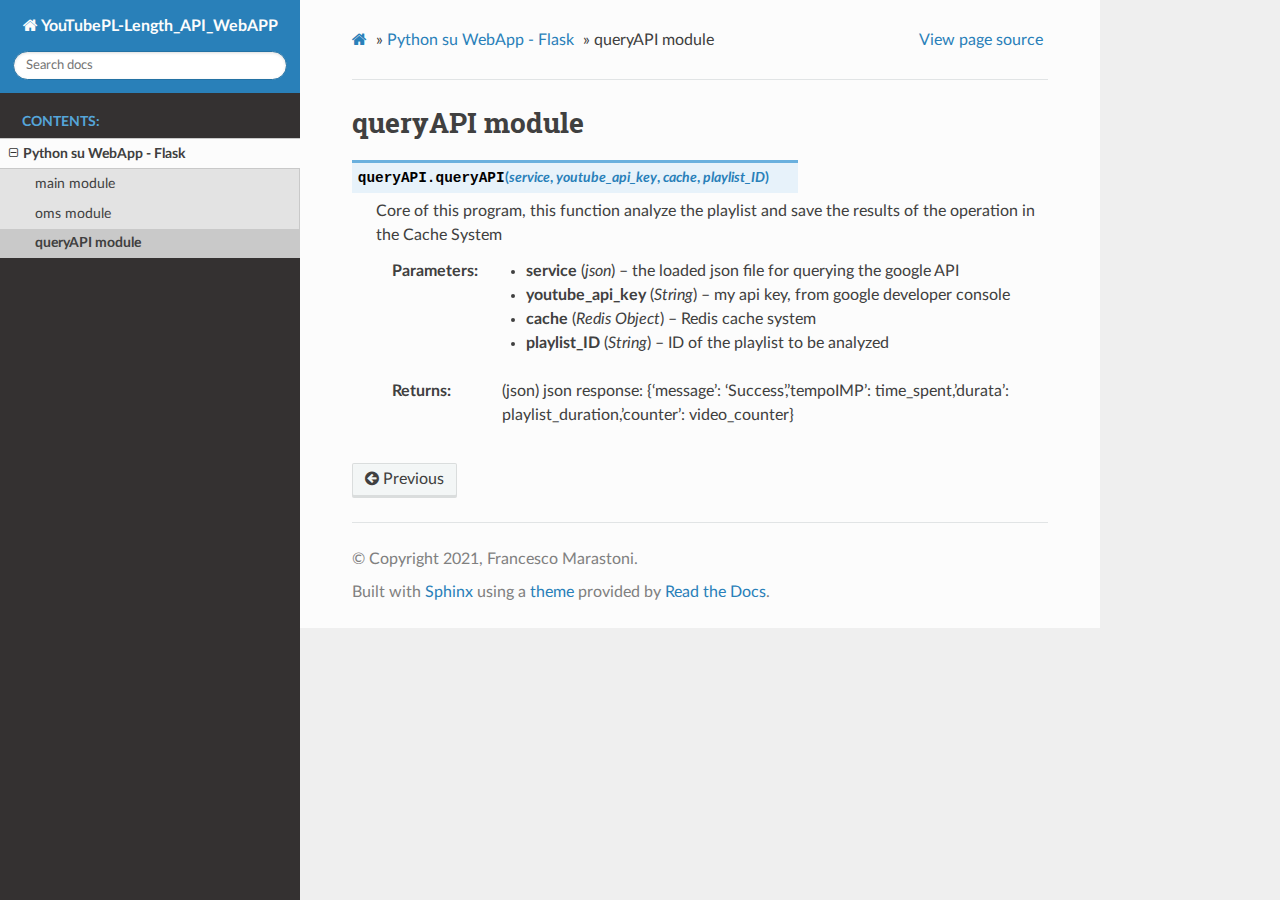
<file: docs/queryAPI.html>
<!DOCTYPE html>
<html class="writer-html5" lang="en" >
<head>
  <meta charset="utf-8" />
  
  <meta name="viewport" content="width=device-width, initial-scale=1.0" />
  
  <title>queryAPI module &mdash; YouTubePL-Length_API_WebAPP 1.5.0 documentation</title>
  

  
  <link rel="stylesheet" href="static/css/theme.css" type="text/css" />
  <link rel="stylesheet" href="static/pygments.css" type="text/css" />

  
  

  
  

  

  
  <!--[if lt IE 9]>
    <script src="static/js/html5shiv.min.js"></script>
  <![endif]-->
  
    
      <script type="text/javascript" id="documentation_options" data-url_root="./" src="static/documentation_options.js"></script>
        <script src="static/jquery.js"></script>
        <script src="static/underscore.js"></script>
        <script src="static/doctools.js"></script>
    
    <script type="text/javascript" src="static/js/theme.js"></script>

    
    <link rel="index" title="Index" href="genindex.html" />
    <link rel="search" title="Search" href="search.html" />
    <link rel="prev" title="oms module" href="oms.html" /> 
</head>

<body class="wy-body-for-nav">

   
  <div class="wy-grid-for-nav">
    
    <nav data-toggle="wy-nav-shift" class="wy-nav-side">
      <div class="wy-side-scroll">
        <div class="wy-side-nav-search" >
          

          
            <a href="index.html" class="icon icon-home"> YouTubePL-Length_API_WebAPP
          

          
          </a>

          
            
            
          

          
<div role="search">
  <form id="rtd-search-form" class="wy-form" action="search.html" method="get">
    <input type="text" name="q" placeholder="Search docs" />
    <input type="hidden" name="check_keywords" value="yes" />
    <input type="hidden" name="area" value="default" />
  </form>
</div>

          
        </div>

        
        <div class="wy-menu wy-menu-vertical" data-spy="affix" role="navigation" aria-label="main navigation">
          
            
            
              
            
            
              <p class="caption"><span class="caption-text">Contents:</span></p>
<ul class="current">
<li class="toctree-l1 current"><a class="reference internal" href="modules.html">Python su WebApp - Flask</a><ul class="current">
<li class="toctree-l2"><a class="reference internal" href="main.html">main module</a></li>
<li class="toctree-l2"><a class="reference internal" href="oms.html">oms module</a></li>
<li class="toctree-l2 current"><a class="current reference internal" href="#">queryAPI module</a></li>
</ul>
</li>
</ul>

            
          
        </div>
        
      </div>
    </nav>

    <section data-toggle="wy-nav-shift" class="wy-nav-content-wrap">

      
      <nav class="wy-nav-top" aria-label="top navigation">
        
          <i data-toggle="wy-nav-top" class="fa fa-bars"></i>
          <a href="index.html">YouTubePL-Length_API_WebAPP</a>
        
      </nav>


      <div class="wy-nav-content">
        
        <div class="rst-content">
        
          

















<div role="navigation" aria-label="breadcrumbs navigation">

  <ul class="wy-breadcrumbs">
    
      <li><a href="index.html" class="icon icon-home"></a> &raquo;</li>
        
          <li><a href="modules.html">Python su WebApp - Flask</a> &raquo;</li>
        
      <li>queryAPI module</li>
    
    
      <li class="wy-breadcrumbs-aside">
        
          
            <a href="sources/queryAPI.rst.txt" rel="nofollow"> View page source</a>
          
        
      </li>
    
  </ul>

  
  <hr/>
</div>
          <div role="main" class="document" itemscope="itemscope" itemtype="http://schema.org/Article">
           <div itemprop="articleBody">
            
  <div class="section" id="module-queryAPI">
<span id="queryapi-module"></span><h1>queryAPI module<a class="headerlink" href="#module-queryAPI" title="Permalink to this headline">¶</a></h1>
<dl class="py function">
<dt id="queryAPI.queryAPI">
<code class="sig-prename descclassname"><span class="pre">queryAPI.</span></code><code class="sig-name descname"><span class="pre">queryAPI</span></code><span class="sig-paren">(</span><em class="sig-param"><span class="n"><span class="pre">service</span></span></em>, <em class="sig-param"><span class="n"><span class="pre">youtube_api_key</span></span></em>, <em class="sig-param"><span class="n"><span class="pre">cache</span></span></em>, <em class="sig-param"><span class="n"><span class="pre">playlist_ID</span></span></em><span class="sig-paren">)</span><a class="headerlink" href="#queryAPI.queryAPI" title="Permalink to this definition">¶</a></dt>
<dd><p>Core of this program, this function analyze the playlist and save the results of the operation in the Cache System</p>
<dl class="field-list simple">
<dt class="field-odd">Parameters</dt>
<dd class="field-odd"><ul class="simple">
<li><p><strong>service</strong> (<em>json</em>) – the loaded json file for querying the google API</p></li>
<li><p><strong>youtube_api_key</strong> (<em>String</em>) – my api key, from google developer console</p></li>
<li><p><strong>cache</strong> (<em>Redis Object</em>) – Redis cache system</p></li>
<li><p><strong>playlist_ID</strong> (<em>String</em>) – ID of the playlist to be analyzed</p></li>
</ul>
</dd>
<dt class="field-even">Returns</dt>
<dd class="field-even"><p>(json) json response: {‘message’: ‘Success’,’tempoIMP’: time_spent,’durata’: playlist_duration,’counter’: video_counter}</p>
</dd>
</dl>
</dd></dl>

</div>


           </div>
           
          </div>
          <footer>
    <div class="rst-footer-buttons" role="navigation" aria-label="footer navigation">
        <a href="oms.html" class="btn btn-neutral float-left" title="oms module" accesskey="p" rel="prev"><span class="fa fa-arrow-circle-left" aria-hidden="true"></span> Previous</a>
    </div>

  <hr/>

  <div role="contentinfo">
    <p>
        &#169; Copyright 2021, Francesco Marastoni.

    </p>
  </div>
    
    
    
    Built with <a href="https://www.sphinx-doc.org/">Sphinx</a> using a
    
    <a href="https://github.com/readthedocs/sphinx_rtd_theme">theme</a>
    
    provided by <a href="https://readthedocs.org">Read the Docs</a>. 

</footer>
        </div>
      </div>

    </section>

  </div>
  

  <script type="text/javascript">
      jQuery(function () {
          SphinxRtdTheme.Navigation.enable(true);
      });
  </script>

  
  
    
   

</body>
</html>
</file>
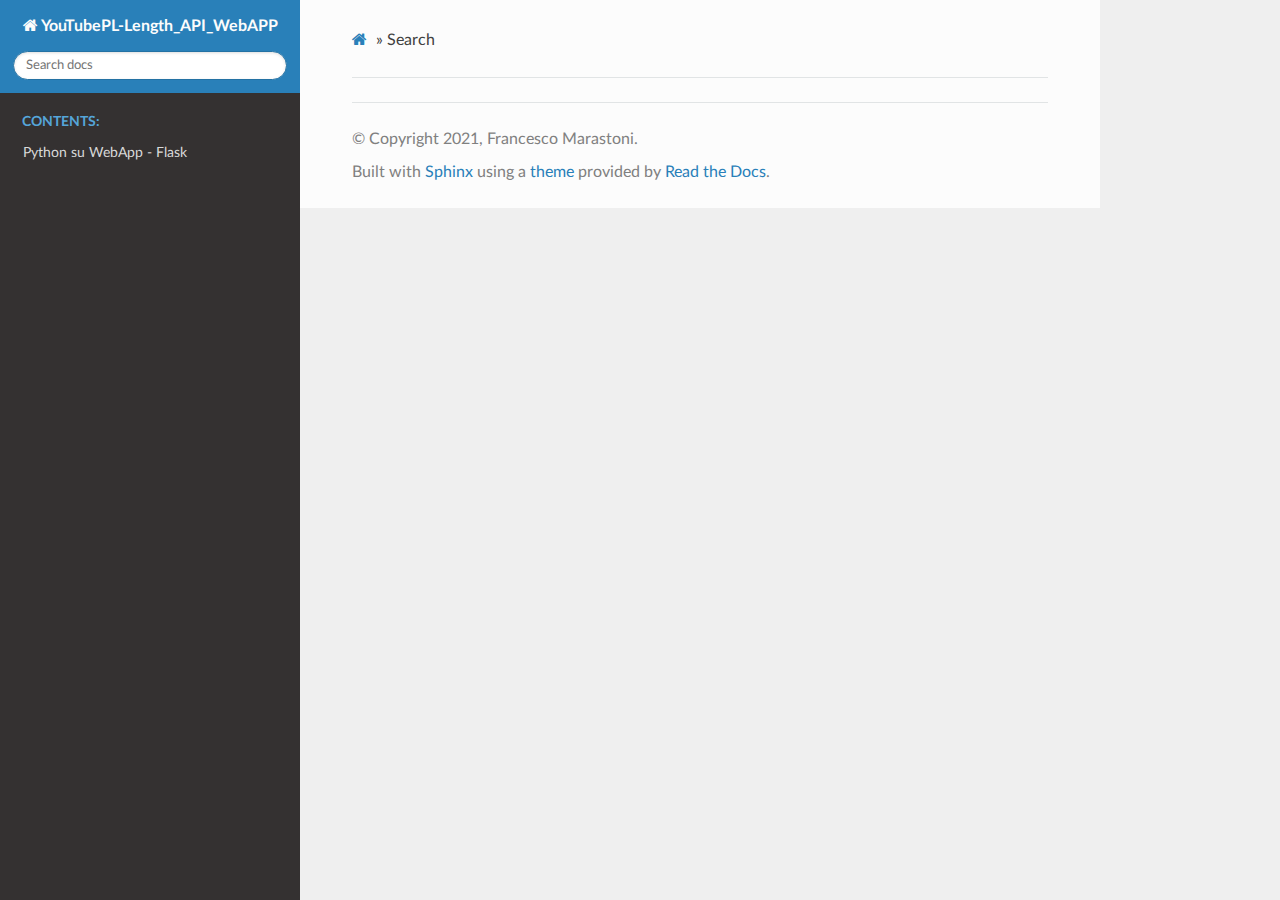
<file: docs/search.html>
<!DOCTYPE html>
<html class="writer-html5" lang="en" >
<head>
  <meta charset="utf-8" />
  
  <meta name="viewport" content="width=device-width, initial-scale=1.0" />
  
  <title>Search &mdash; YouTubePL-Length_API_WebAPP 1.5.0 documentation</title>
  

  
  <link rel="stylesheet" href="static/css/theme.css" type="text/css" />
  <link rel="stylesheet" href="static/pygments.css" type="text/css" />

  
  

  
  

  

  
    
  <!--[if lt IE 9]>
    <script src="static/js/html5shiv.min.js"></script>
  <![endif]-->
  
    
      <script type="text/javascript" id="documentation_options" data-url_root="./" src="static/documentation_options.js"></script>
        <script src="static/jquery.js"></script>
        <script src="static/underscore.js"></script>
        <script src="static/doctools.js"></script>
    
    <script type="text/javascript" src="static/js/theme.js"></script>

    
    <script type="text/javascript" src="static/searchtools.js"></script>
    <script type="text/javascript" src="static/language_data.js"></script>
    <link rel="index" title="Index" href="genindex.html" />
    <link rel="search" title="Search" href="#" /> 
</head>

<body class="wy-body-for-nav">

   
  <div class="wy-grid-for-nav">
    
    <nav data-toggle="wy-nav-shift" class="wy-nav-side">
      <div class="wy-side-scroll">
        <div class="wy-side-nav-search" >
          

          
            <a href="index.html" class="icon icon-home"> YouTubePL-Length_API_WebAPP
          

          
          </a>

          
            
            
          

          
<div role="search">
  <form id="rtd-search-form" class="wy-form" action="#" method="get">
    <input type="text" name="q" placeholder="Search docs" />
    <input type="hidden" name="check_keywords" value="yes" />
    <input type="hidden" name="area" value="default" />
  </form>
</div>

          
        </div>

        
        <div class="wy-menu wy-menu-vertical" data-spy="affix" role="navigation" aria-label="main navigation">
          
            
            
              
            
            
              <p class="caption"><span class="caption-text">Contents:</span></p>
<ul>
<li class="toctree-l1"><a class="reference internal" href="modules.html">Python su WebApp - Flask</a></li>
</ul>

            
          
        </div>
        
      </div>
    </nav>

    <section data-toggle="wy-nav-shift" class="wy-nav-content-wrap">

      
      <nav class="wy-nav-top" aria-label="top navigation">
        
          <i data-toggle="wy-nav-top" class="fa fa-bars"></i>
          <a href="index.html">YouTubePL-Length_API_WebAPP</a>
        
      </nav>


      <div class="wy-nav-content">
        
        <div class="rst-content">
        
          

















<div role="navigation" aria-label="breadcrumbs navigation">

  <ul class="wy-breadcrumbs">
    
      <li><a href="index.html" class="icon icon-home"></a> &raquo;</li>
        
      <li>Search</li>
    
    
      <li class="wy-breadcrumbs-aside">
        
      </li>
    
  </ul>

  
  <hr/>
</div>
          <div role="main" class="document" itemscope="itemscope" itemtype="http://schema.org/Article">
           <div itemprop="articleBody">
            
  <noscript>
  <div id="fallback" class="admonition warning">
    <p class="last">
      Please activate JavaScript to enable the search functionality.
    </p>
  </div>
  </noscript>

  
  <div id="search-results">
  
  </div>

           </div>
           
          </div>
          <footer>

  <hr/>

  <div role="contentinfo">
    <p>
        &#169; Copyright 2021, Francesco Marastoni.

    </p>
  </div>
    
    
    
    Built with <a href="https://www.sphinx-doc.org/">Sphinx</a> using a
    
    <a href="https://github.com/readthedocs/sphinx_rtd_theme">theme</a>
    
    provided by <a href="https://readthedocs.org">Read the Docs</a>. 

</footer>
        </div>
      </div>

    </section>

  </div>
  

  <script type="text/javascript">
      jQuery(function () {
          SphinxRtdTheme.Navigation.enable(true);
      });
  </script>

  
  
    
  
  <script type="text/javascript">
    jQuery(function() { Search.loadIndex("searchindex.js"); });
  </script>
  
  <script type="text/javascript" id="searchindexloader"></script>
   


</body>
</html>
</file>
<file: docs/static/css/theme.css>
html{box-sizing:border-box}*,:after,:before{box-sizing:inherit}article,aside,details,figcaption,figure,footer,header,hgroup,nav,section{display:block}audio,canvas,video{display:inline-block;*display:inline;*zoom:1}[hidden],audio:not([controls]){display:none}*{-webkit-box-sizing:border-box;-moz-box-sizing:border-box;box-sizing:border-box}html{font-size:100%;-webkit-text-size-adjust:100%;-ms-text-size-adjust:100%}body{margin:0}a:active,a:hover{outline:0}abbr[title]{border-bottom:1px dotted}b,strong{font-weight:700}blockquote{margin:0}dfn{font-style:italic}ins{background:#ff9;text-decoration:none}ins,mark{color:#000}mark{background:#ff0;font-style:italic;font-weight:700}.rst-content code,.rst-content tt,code,kbd,pre,samp{font-family:monospace,serif;_font-family:courier new,monospace;font-size:1em}pre{white-space:pre}q{quotes:none}q:after,q:before{content:"";content:none}small{font-size:85%}sub,sup{font-size:75%;line-height:0;position:relative;vertical-align:baseline}sup{top:-.5em}sub{bottom:-.25em}dl,ol,ul{margin:0;padding:0;list-style:none;list-style-image:none}li{list-style:none}dd{margin:0}img{border:0;-ms-interpolation-mode:bicubic;vertical-align:middle;max-width:100%}svg:not(:root){overflow:hidden}figure,form{margin:0}label{cursor:pointer}button,input,select,textarea{font-size:100%;margin:0;vertical-align:baseline;*vertical-align:middle}button,input{line-height:normal}button,input[type=button],input[type=reset],input[type=submit]{cursor:pointer;-webkit-appearance:button;*overflow:visible}button[disabled],input[disabled]{cursor:default}input[type=search]{-webkit-appearance:textfield;-moz-box-sizing:content-box;-webkit-box-sizing:content-box;box-sizing:content-box}textarea{resize:vertical}table{border-collapse:collapse;border-spacing:0}td{vertical-align:top}.chromeframe{margin:.2em 0;background:#ccc;color:#000;padding:.2em 0}.ir{display:block;border:0;text-indent:-999em;overflow:hidden;background-color:transparent;background-repeat:no-repeat;text-align:left;direction:ltr;*line-height:0}.ir br{display:none}.hidden{display:none!important;visibility:hidden}.visuallyhidden{border:0;clip:rect(0 0 0 0);height:1px;margin:-1px;overflow:hidden;padding:0;position:absolute;width:1px}.visuallyhidden.focusable:active,.visuallyhidden.focusable:focus{clip:auto;height:auto;margin:0;overflow:visible;position:static;width:auto}.invisible{visibility:hidden}.relative{position:relative}big,small{font-size:100%}@media print{body,html,section{background:none!important}*{box-shadow:none!important;text-shadow:none!important;filter:none!important;-ms-filter:none!important}a,a:visited{text-decoration:underline}.ir a:after,a[href^="#"]:after,a[href^="javascript:"]:after{content:""}blockquote,pre{page-break-inside:avoid}thead{display:table-header-group}img,tr{page-break-inside:avoid}img{max-width:100%!important}@page{margin:.5cm}.rst-content .toctree-wrapper>p.caption,h2,h3,p{orphans:3;widows:3}.rst-content .toctree-wrapper>p.caption,h2,h3{page-break-after:avoid}}.btn,.fa:before,.icon:before,.rst-content .admonition,.rst-content .admonition-title:before,.rst-content .admonition-todo,.rst-content .attention,.rst-content .caution,.rst-content .code-block-caption .headerlink:before,.rst-content .danger,.rst-content .error,.rst-content .hint,.rst-content .important,.rst-content .note,.rst-content .seealso,.rst-content .tip,.rst-content .warning,.rst-content code.download span:first-child:before,.rst-content dl dt .headerlink:before,.rst-content h1 .headerlink:before,.rst-content h2 .headerlink:before,.rst-content h3 .headerlink:before,.rst-content h4 .headerlink:before,.rst-content h5 .headerlink:before,.rst-content h6 .headerlink:before,.rst-content p.caption .headerlink:before,.rst-content table>caption .headerlink:before,.rst-content tt.download span:first-child:before,.wy-alert,.wy-dropdown .caret:before,.wy-inline-validate.wy-inline-validate-danger .wy-input-context:before,.wy-inline-validate.wy-inline-validate-info .wy-input-context:before,.wy-inline-validate.wy-inline-validate-success .wy-input-context:before,.wy-inline-validate.wy-inline-validate-warning .wy-input-context:before,.wy-menu-vertical li.current>a,.wy-menu-vertical li.current>a span.toctree-expand:before,.wy-menu-vertical li.on a,.wy-menu-vertical li.on a span.toctree-expand:before,.wy-menu-vertical li span.toctree-expand:before,.wy-nav-top a,.wy-side-nav-search .wy-dropdown>a,.wy-side-nav-search>a,input[type=color],input[type=date],input[type=datetime-local],input[type=datetime],input[type=email],input[type=month],input[type=number],input[type=password],input[type=search],input[type=tel],input[type=text],input[type=time],input[type=url],input[type=week],select,textarea{-webkit-font-smoothing:antialiased}.clearfix{*zoom:1}.clearfix:after,.clearfix:before{display:table;content:""}.clearfix:after{clear:both}/*!
 *  Font Awesome 4.7.0 by @davegandy - http://fontawesome.io - @fontawesome
 *  License - http://fontawesome.io/license (Font: SIL OFL 1.1, CSS: MIT License)
 */@font-face{font-family:FontAwesome;src:url(fonts/fontawesome-webfont.eot?674f50d287a8c48dc19ba404d20fe713);src:url(fonts/fontawesome-webfont.eot?674f50d287a8c48dc19ba404d20fe713?#iefix&v=4.7.0) format("embedded-opentype"),url(fonts/fontawesome-webfont.woff2?af7ae505a9eed503f8b8e6982036873e) format("woff2"),url(fonts/fontawesome-webfont.woff?fee66e712a8a08eef5805a46892932ad) format("woff"),url(fonts/fontawesome-webfont.ttf?b06871f281fee6b241d60582ae9369b9) format("truetype"),url(fonts/fontawesome-webfont.svg?912ec66d7572ff821749319396470bde#fontawesomeregular) format("svg");font-weight:400;font-style:normal}.fa,.icon,.rst-content .admonition-title,.rst-content .code-block-caption .headerlink,.rst-content code.download span:first-child,.rst-content dl dt .headerlink,.rst-content h1 .headerlink,.rst-content h2 .headerlink,.rst-content h3 .headerlink,.rst-content h4 .headerlink,.rst-content h5 .headerlink,.rst-content h6 .headerlink,.rst-content p.caption .headerlink,.rst-content table>caption .headerlink,.rst-content tt.download span:first-child,.wy-menu-vertical li.current>a span.toctree-expand,.wy-menu-vertical li.on a span.toctree-expand,.wy-menu-vertical li span.toctree-expand{display:inline-block;font:normal normal normal 14px/1 FontAwesome;font-size:inherit;text-rendering:auto;-webkit-font-smoothing:antialiased;-moz-osx-font-smoothing:grayscale}.fa-lg{font-size:1.33333em;line-height:.75em;vertical-align:-15%}.fa-2x{font-size:2em}.fa-3x{font-size:3em}.fa-4x{font-size:4em}.fa-5x{font-size:5em}.fa-fw{width:1.28571em;text-align:center}.fa-ul{padding-left:0;margin-left:2.14286em;list-style-type:none}.fa-ul>li{position:relative}.fa-li{position:absolute;left:-2.14286em;width:2.14286em;top:.14286em;text-align:center}.fa-li.fa-lg{left:-1.85714em}.fa-border{padding:.2em .25em .15em;border:.08em solid #eee;border-radius:.1em}.fa-pull-left{float:left}.fa-pull-right{float:right}.fa-pull-left.icon,.fa.fa-pull-left,.rst-content .code-block-caption .fa-pull-left.headerlink,.rst-content .fa-pull-left.admonition-title,.rst-content code.download span.fa-pull-left:first-child,.rst-content dl dt .fa-pull-left.headerlink,.rst-content h1 .fa-pull-left.headerlink,.rst-content h2 .fa-pull-left.headerlink,.rst-content h3 .fa-pull-left.headerlink,.rst-content h4 .fa-pull-left.headerlink,.rst-content h5 .fa-pull-left.headerlink,.rst-content h6 .fa-pull-left.headerlink,.rst-content p.caption .fa-pull-left.headerlink,.rst-content table>caption .fa-pull-left.headerlink,.rst-content tt.download span.fa-pull-left:first-child,.wy-menu-vertical li.current>a span.fa-pull-left.toctree-expand,.wy-menu-vertical li.on a span.fa-pull-left.toctree-expand,.wy-menu-vertical li span.fa-pull-left.toctree-expand{margin-right:.3em}.fa-pull-right.icon,.fa.fa-pull-right,.rst-content .code-block-caption .fa-pull-right.headerlink,.rst-content .fa-pull-right.admonition-title,.rst-content code.download span.fa-pull-right:first-child,.rst-content dl dt .fa-pull-right.headerlink,.rst-content h1 .fa-pull-right.headerlink,.rst-content h2 .fa-pull-right.headerlink,.rst-content h3 .fa-pull-right.headerlink,.rst-content h4 .fa-pull-right.headerlink,.rst-content h5 .fa-pull-right.headerlink,.rst-content h6 .fa-pull-right.headerlink,.rst-content p.caption .fa-pull-right.headerlink,.rst-content table>caption .fa-pull-right.headerlink,.rst-content tt.download span.fa-pull-right:first-child,.wy-menu-vertical li.current>a span.fa-pull-right.toctree-expand,.wy-menu-vertical li.on a span.fa-pull-right.toctree-expand,.wy-menu-vertical li span.fa-pull-right.toctree-expand{margin-left:.3em}.pull-right{float:right}.pull-left{float:left}.fa.pull-left,.pull-left.icon,.rst-content .code-block-caption .pull-left.headerlink,.rst-content .pull-left.admonition-title,.rst-content code.download span.pull-left:first-child,.rst-content dl dt .pull-left.headerlink,.rst-content h1 .pull-left.headerlink,.rst-content h2 .pull-left.headerlink,.rst-content h3 .pull-left.headerlink,.rst-content h4 .pull-left.headerlink,.rst-content h5 .pull-left.headerlink,.rst-content h6 .pull-left.headerlink,.rst-content p.caption .pull-left.headerlink,.rst-content table>caption .pull-left.headerlink,.rst-content tt.download span.pull-left:first-child,.wy-menu-vertical li.current>a span.pull-left.toctree-expand,.wy-menu-vertical li.on a span.pull-left.toctree-expand,.wy-menu-vertical li span.pull-left.toctree-expand{margin-right:.3em}.fa.pull-right,.pull-right.icon,.rst-content .code-block-caption .pull-right.headerlink,.rst-content .pull-right.admonition-title,.rst-content code.download span.pull-right:first-child,.rst-content dl dt .pull-right.headerlink,.rst-content h1 .pull-right.headerlink,.rst-content h2 .pull-right.headerlink,.rst-content h3 .pull-right.headerlink,.rst-content h4 .pull-right.headerlink,.rst-content h5 .pull-right.headerlink,.rst-content h6 .pull-right.headerlink,.rst-content p.caption .pull-right.headerlink,.rst-content table>caption .pull-right.headerlink,.rst-content tt.download span.pull-right:first-child,.wy-menu-vertical li.current>a span.pull-right.toctree-expand,.wy-menu-vertical li.on a span.pull-right.toctree-expand,.wy-menu-vertical li span.pull-right.toctree-expand{margin-left:.3em}.fa-spin{-webkit-animation:fa-spin 2s linear infinite;animation:fa-spin 2s linear infinite}.fa-pulse{-webkit-animation:fa-spin 1s steps(8) infinite;animation:fa-spin 1s steps(8) infinite}@-webkit-keyframes fa-spin{0%{-webkit-transform:rotate(0deg);transform:rotate(0deg)}to{-webkit-transform:rotate(359deg);transform:rotate(359deg)}}@keyframes fa-spin{0%{-webkit-transform:rotate(0deg);transform:rotate(0deg)}to{-webkit-transform:rotate(359deg);transform:rotate(359deg)}}.fa-rotate-90{-ms-filter:"progid:DXImageTransform.Microsoft.BasicImage(rotation=1)";-webkit-transform:rotate(90deg);-ms-transform:rotate(90deg);transform:rotate(90deg)}.fa-rotate-180{-ms-filter:"progid:DXImageTransform.Microsoft.BasicImage(rotation=2)";-webkit-transform:rotate(180deg);-ms-transform:rotate(180deg);transform:rotate(180deg)}.fa-rotate-270{-ms-filter:"progid:DXImageTransform.Microsoft.BasicImage(rotation=3)";-webkit-transform:rotate(270deg);-ms-transform:rotate(270deg);transform:rotate(270deg)}.fa-flip-horizontal{-ms-filter:"progid:DXImageTransform.Microsoft.BasicImage(rotation=0, mirror=1)";-webkit-transform:scaleX(-1);-ms-transform:scaleX(-1);transform:scaleX(-1)}.fa-flip-vertical{-ms-filter:"progid:DXImageTransform.Microsoft.BasicImage(rotation=2, mirror=1)";-webkit-transform:scaleY(-1);-ms-transform:scaleY(-1);transform:scaleY(-1)}:root .fa-flip-horizontal,:root .fa-flip-vertical,:root .fa-rotate-90,:root .fa-rotate-180,:root .fa-rotate-270{filter:none}.fa-stack{position:relative;display:inline-block;width:2em;height:2em;line-height:2em;vertical-align:middle}.fa-stack-1x,.fa-stack-2x{position:absolute;left:0;width:100%;text-align:center}.fa-stack-1x{line-height:inherit}.fa-stack-2x{font-size:2em}.fa-inverse{color:#fff}.fa-glass:before{content:""}.fa-music:before{content:""}.fa-search:before,.icon-search:before{content:""}.fa-envelope-o:before{content:""}.fa-heart:before{content:""}.fa-star:before{content:""}.fa-star-o:before{content:""}.fa-user:before{content:""}.fa-film:before{content:""}.fa-th-large:before{content:""}.fa-th:before{content:""}.fa-th-list:before{content:""}.fa-check:before{content:""}.fa-close:before,.fa-remove:before,.fa-times:before{content:""}.fa-search-plus:before{content:""}.fa-search-minus:before{content:""}.fa-power-off:before{content:""}.fa-signal:before{content:""}.fa-cog:before,.fa-gear:before{content:""}.fa-trash-o:before{content:""}.fa-home:before,.icon-home:before{content:""}.fa-file-o:before{content:""}.fa-clock-o:before{content:""}.fa-road:before{content:""}.fa-download:before,.rst-content code.download span:first-child:before,.rst-content tt.download span:first-child:before{content:""}.fa-arrow-circle-o-down:before{content:""}.fa-arrow-circle-o-up:before{content:""}.fa-inbox:before{content:""}.fa-play-circle-o:before{content:""}.fa-repeat:before,.fa-rotate-right:before{content:""}.fa-refresh:before{content:""}.fa-list-alt:before{content:""}.fa-lock:before{content:""}.fa-flag:before{content:""}.fa-headphones:before{content:""}.fa-volume-off:before{content:""}.fa-volume-down:before{content:""}.fa-volume-up:before{content:""}.fa-qrcode:before{content:""}.fa-barcode:before{content:""}.fa-tag:before{content:""}.fa-tags:before{content:""}.fa-book:before,.icon-book:before{content:""}.fa-bookmark:before{content:""}.fa-print:before{content:""}.fa-camera:before{content:""}.fa-font:before{content:""}.fa-bold:before{content:""}.fa-italic:before{content:""}.fa-text-height:before{content:""}.fa-text-width:before{content:""}.fa-align-left:before{content:""}.fa-align-center:before{content:""}.fa-align-right:before{content:""}.fa-align-justify:before{content:""}.fa-list:before{content:""}.fa-dedent:before,.fa-outdent:before{content:""}.fa-indent:before{content:""}.fa-video-camera:before{content:""}.fa-image:before,.fa-photo:before,.fa-picture-o:before{content:""}.fa-pencil:before{content:""}.fa-map-marker:before{content:""}.fa-adjust:before{content:""}.fa-tint:before{content:""}.fa-edit:before,.fa-pencil-square-o:before{content:""}.fa-share-square-o:before{content:""}.fa-check-square-o:before{content:""}.fa-arrows:before{content:""}.fa-step-backward:before{content:""}.fa-fast-backward:before{content:""}.fa-backward:before{content:""}.fa-play:before{content:""}.fa-pause:before{content:""}.fa-stop:before{content:""}.fa-forward:before{content:""}.fa-fast-forward:before{content:""}.fa-step-forward:before{content:""}.fa-eject:before{content:""}.fa-chevron-left:before{content:""}.fa-chevron-right:before{content:""}.fa-plus-circle:before{content:""}.fa-minus-circle:before{content:""}.fa-times-circle:before,.wy-inline-validate.wy-inline-validate-danger .wy-input-context:before{content:""}.fa-check-circle:before,.wy-inline-validate.wy-inline-validate-success .wy-input-context:before{content:""}.fa-question-circle:before{content:""}.fa-info-circle:before{content:""}.fa-crosshairs:before{content:""}.fa-times-circle-o:before{content:""}.fa-check-circle-o:before{content:""}.fa-ban:before{content:""}.fa-arrow-left:before{content:""}.fa-arrow-right:before{content:""}.fa-arrow-up:before{content:""}.fa-arrow-down:before{content:""}.fa-mail-forward:before,.fa-share:before{content:""}.fa-expand:before{content:""}.fa-compress:before{content:""}.fa-plus:before{content:""}.fa-minus:before{content:""}.fa-asterisk:before{content:""}.fa-exclamation-circle:before,.rst-content .admonition-title:before,.wy-inline-validate.wy-inline-validate-info .wy-input-context:before,.wy-inline-validate.wy-inline-validate-warning .wy-input-context:before{content:""}.fa-gift:before{content:""}.fa-leaf:before{content:""}.fa-fire:before,.icon-fire:before{content:""}.fa-eye:before{content:""}.fa-eye-slash:before{content:""}.fa-exclamation-triangle:before,.fa-warning:before{content:""}.fa-plane:before{content:""}.fa-calendar:before{content:""}.fa-random:before{content:""}.fa-comment:before{content:""}.fa-magnet:before{content:""}.fa-chevron-up:before{content:""}.fa-chevron-down:before{content:""}.fa-retweet:before{content:""}.fa-shopping-cart:before{content:""}.fa-folder:before{content:""}.fa-folder-open:before{content:""}.fa-arrows-v:before{content:""}.fa-arrows-h:before{content:""}.fa-bar-chart-o:before,.fa-bar-chart:before{content:""}.fa-twitter-square:before{content:""}.fa-facebook-square:before{content:""}.fa-camera-retro:before{content:""}.fa-key:before{content:""}.fa-cogs:before,.fa-gears:before{content:""}.fa-comments:before{content:""}.fa-thumbs-o-up:before{content:""}.fa-thumbs-o-down:before{content:""}.fa-star-half:before{content:""}.fa-heart-o:before{content:""}.fa-sign-out:before{content:""}.fa-linkedin-square:before{content:""}.fa-thumb-tack:before{content:""}.fa-external-link:before{content:""}.fa-sign-in:before{content:""}.fa-trophy:before{content:""}.fa-github-square:before{content:""}.fa-upload:before{content:""}.fa-lemon-o:before{content:""}.fa-phone:before{content:""}.fa-square-o:before{content:""}.fa-bookmark-o:before{content:""}.fa-phone-square:before{content:""}.fa-twitter:before{content:""}.fa-facebook-f:before,.fa-facebook:before{content:""}.fa-github:before,.icon-github:before{content:""}.fa-unlock:before{content:""}.fa-credit-card:before{content:""}.fa-feed:before,.fa-rss:before{content:""}.fa-hdd-o:before{content:""}.fa-bullhorn:before{content:""}.fa-bell:before{content:""}.fa-certificate:before{content:""}.fa-hand-o-right:before{content:""}.fa-hand-o-left:before{content:""}.fa-hand-o-up:before{content:""}.fa-hand-o-down:before{content:""}.fa-arrow-circle-left:before,.icon-circle-arrow-left:before{content:""}.fa-arrow-circle-right:before,.icon-circle-arrow-right:before{content:""}.fa-arrow-circle-up:before{content:""}.fa-arrow-circle-down:before{content:""}.fa-globe:before{content:""}.fa-wrench:before{content:""}.fa-tasks:before{content:""}.fa-filter:before{content:""}.fa-briefcase:before{content:""}.fa-arrows-alt:before{content:""}.fa-group:before,.fa-users:before{content:""}.fa-chain:before,.fa-link:before,.icon-link:before{content:""}.fa-cloud:before{content:""}.fa-flask:before{content:""}.fa-cut:before,.fa-scissors:before{content:""}.fa-copy:before,.fa-files-o:before{content:""}.fa-paperclip:before{content:""}.fa-floppy-o:before,.fa-save:before{content:""}.fa-square:before{content:""}.fa-bars:before,.fa-navicon:before,.fa-reorder:before{content:""}.fa-list-ul:before{content:""}.fa-list-ol:before{content:""}.fa-strikethrough:before{content:""}.fa-underline:before{content:""}.fa-table:before{content:""}.fa-magic:before{content:""}.fa-truck:before{content:""}.fa-pinterest:before{content:""}.fa-pinterest-square:before{content:""}.fa-google-plus-square:before{content:""}.fa-google-plus:before{content:""}.fa-money:before{content:""}.fa-caret-down:before,.icon-caret-down:before,.wy-dropdown .caret:before{content:""}.fa-caret-up:before{content:""}.fa-caret-left:before{content:""}.fa-caret-right:before{content:""}.fa-columns:before{content:""}.fa-sort:before,.fa-unsorted:before{content:""}.fa-sort-desc:before,.fa-sort-down:before{content:""}.fa-sort-asc:before,.fa-sort-up:before{content:""}.fa-envelope:before{content:""}.fa-linkedin:before{content:""}.fa-rotate-left:before,.fa-undo:before{content:""}.fa-gavel:before,.fa-legal:before{content:""}.fa-dashboard:before,.fa-tachometer:before{content:""}.fa-comment-o:before{content:""}.fa-comments-o:before{content:""}.fa-bolt:before,.fa-flash:before{content:""}.fa-sitemap:before{content:""}.fa-umbrella:before{content:""}.fa-clipboard:before,.fa-paste:before{content:""}.fa-lightbulb-o:before{content:""}.fa-exchange:before{content:""}.fa-cloud-download:before{content:""}.fa-cloud-upload:before{content:""}.fa-user-md:before{content:""}.fa-stethoscope:before{content:""}.fa-suitcase:before{content:""}.fa-bell-o:before{content:""}.fa-coffee:before{content:""}.fa-cutlery:before{content:""}.fa-file-text-o:before{content:""}.fa-building-o:before{content:""}.fa-hospital-o:before{content:""}.fa-ambulance:before{content:""}.fa-medkit:before{content:""}.fa-fighter-jet:before{content:""}.fa-beer:before{content:""}.fa-h-square:before{content:""}.fa-plus-square:before{content:""}.fa-angle-double-left:before{content:""}.fa-angle-double-right:before{content:""}.fa-angle-double-up:before{content:""}.fa-angle-double-down:before{content:""}.fa-angle-left:before{content:""}.fa-angle-right:before{content:""}.fa-angle-up:before{content:""}.fa-angle-down:before{content:""}.fa-desktop:before{content:""}.fa-laptop:before{content:""}.fa-tablet:before{content:""}.fa-mobile-phone:before,.fa-mobile:before{content:""}.fa-circle-o:before{content:""}.fa-quote-left:before{content:""}.fa-quote-right:before{content:""}.fa-spinner:before{content:""}.fa-circle:before{content:""}.fa-mail-reply:before,.fa-reply:before{content:""}.fa-github-alt:before{content:""}.fa-folder-o:before{content:""}.fa-folder-open-o:before{content:""}.fa-smile-o:before{content:""}.fa-frown-o:before{content:""}.fa-meh-o:before{content:""}.fa-gamepad:before{content:""}.fa-keyboard-o:before{content:""}.fa-flag-o:before{content:""}.fa-flag-checkered:before{content:""}.fa-terminal:before{content:""}.fa-code:before{content:""}.fa-mail-reply-all:before,.fa-reply-all:before{content:""}.fa-star-half-empty:before,.fa-star-half-full:before,.fa-star-half-o:before{content:""}.fa-location-arrow:before{content:""}.fa-crop:before{content:""}.fa-code-fork:before{content:""}.fa-chain-broken:before,.fa-unlink:before{content:""}.fa-question:before{content:""}.fa-info:before{content:""}.fa-exclamation:before{content:""}.fa-superscript:before{content:""}.fa-subscript:before{content:""}.fa-eraser:before{content:""}.fa-puzzle-piece:before{content:""}.fa-microphone:before{content:""}.fa-microphone-slash:before{content:""}.fa-shield:before{content:""}.fa-calendar-o:before{content:""}.fa-fire-extinguisher:before{content:""}.fa-rocket:before{content:""}.fa-maxcdn:before{content:""}.fa-chevron-circle-left:before{content:""}.fa-chevron-circle-right:before{content:""}.fa-chevron-circle-up:before{content:""}.fa-chevron-circle-down:before{content:""}.fa-html5:before{content:""}.fa-css3:before{content:""}.fa-anchor:before{content:""}.fa-unlock-alt:before{content:""}.fa-bullseye:before{content:""}.fa-ellipsis-h:before{content:""}.fa-ellipsis-v:before{content:""}.fa-rss-square:before{content:""}.fa-play-circle:before{content:""}.fa-ticket:before{content:""}.fa-minus-square:before{content:""}.fa-minus-square-o:before,.wy-menu-vertical li.current>a span.toctree-expand:before,.wy-menu-vertical li.on a span.toctree-expand:before{content:""}.fa-level-up:before{content:""}.fa-level-down:before{content:""}.fa-check-square:before{content:""}.fa-pencil-square:before{content:""}.fa-external-link-square:before{content:""}.fa-share-square:before{content:""}.fa-compass:before{content:""}.fa-caret-square-o-down:before,.fa-toggle-down:before{content:""}.fa-caret-square-o-up:before,.fa-toggle-up:before{content:""}.fa-caret-square-o-right:before,.fa-toggle-right:before{content:""}.fa-eur:before,.fa-euro:before{content:""}.fa-gbp:before{content:""}.fa-dollar:before,.fa-usd:before{content:""}.fa-inr:before,.fa-rupee:before{content:""}.fa-cny:before,.fa-jpy:before,.fa-rmb:before,.fa-yen:before{content:""}.fa-rouble:before,.fa-rub:before,.fa-ruble:before{content:""}.fa-krw:before,.fa-won:before{content:""}.fa-bitcoin:before,.fa-btc:before{content:""}.fa-file:before{content:""}.fa-file-text:before{content:""}.fa-sort-alpha-asc:before{content:""}.fa-sort-alpha-desc:before{content:""}.fa-sort-amount-asc:before{content:""}.fa-sort-amount-desc:before{content:""}.fa-sort-numeric-asc:before{content:""}.fa-sort-numeric-desc:before{content:""}.fa-thumbs-up:before{content:""}.fa-thumbs-down:before{content:""}.fa-youtube-square:before{content:""}.fa-youtube:before{content:""}.fa-xing:before{content:""}.fa-xing-square:before{content:""}.fa-youtube-play:before{content:""}.fa-dropbox:before{content:""}.fa-stack-overflow:before{content:""}.fa-instagram:before{content:""}.fa-flickr:before{content:""}.fa-adn:before{content:""}.fa-bitbucket:before,.icon-bitbucket:before{content:""}.fa-bitbucket-square:before{content:""}.fa-tumblr:before{content:""}.fa-tumblr-square:before{content:""}.fa-long-arrow-down:before{content:""}.fa-long-arrow-up:before{content:""}.fa-long-arrow-left:before{content:""}.fa-long-arrow-right:before{content:""}.fa-apple:before{content:""}.fa-windows:before{content:""}.fa-android:before{content:""}.fa-linux:before{content:""}.fa-dribbble:before{content:""}.fa-skype:before{content:""}.fa-foursquare:before{content:""}.fa-trello:before{content:""}.fa-female:before{content:""}.fa-male:before{content:""}.fa-gittip:before,.fa-gratipay:before{content:""}.fa-sun-o:before{content:""}.fa-moon-o:before{content:""}.fa-archive:before{content:""}.fa-bug:before{content:""}.fa-vk:before{content:""}.fa-weibo:before{content:""}.fa-renren:before{content:""}.fa-pagelines:before{content:""}.fa-stack-exchange:before{content:""}.fa-arrow-circle-o-right:before{content:""}.fa-arrow-circle-o-left:before{content:""}.fa-caret-square-o-left:before,.fa-toggle-left:before{content:""}.fa-dot-circle-o:before{content:""}.fa-wheelchair:before{content:""}.fa-vimeo-square:before{content:""}.fa-try:before,.fa-turkish-lira:before{content:""}.fa-plus-square-o:before,.wy-menu-vertical li span.toctree-expand:before{content:""}.fa-space-shuttle:before{content:""}.fa-slack:before{content:""}.fa-envelope-square:before{content:""}.fa-wordpress:before{content:""}.fa-openid:before{content:""}.fa-bank:before,.fa-institution:before,.fa-university:before{content:""}.fa-graduation-cap:before,.fa-mortar-board:before{content:""}.fa-yahoo:before{content:""}.fa-google:before{content:""}.fa-reddit:before{content:""}.fa-reddit-square:before{content:""}.fa-stumbleupon-circle:before{content:""}.fa-stumbleupon:before{content:""}.fa-delicious:before{content:""}.fa-digg:before{content:""}.fa-pied-piper-pp:before{content:""}.fa-pied-piper-alt:before{content:""}.fa-drupal:before{content:""}.fa-joomla:before{content:""}.fa-language:before{content:""}.fa-fax:before{content:""}.fa-building:before{content:""}.fa-child:before{content:""}.fa-paw:before{content:""}.fa-spoon:before{content:""}.fa-cube:before{content:""}.fa-cubes:before{content:""}.fa-behance:before{content:""}.fa-behance-square:before{content:""}.fa-steam:before{content:""}.fa-steam-square:before{content:""}.fa-recycle:before{content:""}.fa-automobile:before,.fa-car:before{content:""}.fa-cab:before,.fa-taxi:before{content:""}.fa-tree:before{content:""}.fa-spotify:before{content:""}.fa-deviantart:before{content:""}.fa-soundcloud:before{content:""}.fa-database:before{content:""}.fa-file-pdf-o:before{content:""}.fa-file-word-o:before{content:""}.fa-file-excel-o:before{content:""}.fa-file-powerpoint-o:before{content:""}.fa-file-image-o:before,.fa-file-photo-o:before,.fa-file-picture-o:before{content:""}.fa-file-archive-o:before,.fa-file-zip-o:before{content:""}.fa-file-audio-o:before,.fa-file-sound-o:before{content:""}.fa-file-movie-o:before,.fa-file-video-o:before{content:""}.fa-file-code-o:before{content:""}.fa-vine:before{content:""}.fa-codepen:before{content:""}.fa-jsfiddle:before{content:""}.fa-life-bouy:before,.fa-life-buoy:before,.fa-life-ring:before,.fa-life-saver:before,.fa-support:before{content:""}.fa-circle-o-notch:before{content:""}.fa-ra:before,.fa-rebel:before,.fa-resistance:before{content:""}.fa-empire:before,.fa-ge:before{content:""}.fa-git-square:before{content:""}.fa-git:before{content:""}.fa-hacker-news:before,.fa-y-combinator-square:before,.fa-yc-square:before{content:""}.fa-tencent-weibo:before{content:""}.fa-qq:before{content:""}.fa-wechat:before,.fa-weixin:before{content:""}.fa-paper-plane:before,.fa-send:before{content:""}.fa-paper-plane-o:before,.fa-send-o:before{content:""}.fa-history:before{content:""}.fa-circle-thin:before{content:""}.fa-header:before{content:""}.fa-paragraph:before{content:""}.fa-sliders:before{content:""}.fa-share-alt:before{content:""}.fa-share-alt-square:before{content:""}.fa-bomb:before{content:""}.fa-futbol-o:before,.fa-soccer-ball-o:before{content:""}.fa-tty:before{content:""}.fa-binoculars:before{content:""}.fa-plug:before{content:""}.fa-slideshare:before{content:""}.fa-twitch:before{content:""}.fa-yelp:before{content:""}.fa-newspaper-o:before{content:""}.fa-wifi:before{content:""}.fa-calculator:before{content:""}.fa-paypal:before{content:""}.fa-google-wallet:before{content:""}.fa-cc-visa:before{content:""}.fa-cc-mastercard:before{content:""}.fa-cc-discover:before{content:""}.fa-cc-amex:before{content:""}.fa-cc-paypal:before{content:""}.fa-cc-stripe:before{content:""}.fa-bell-slash:before{content:""}.fa-bell-slash-o:before{content:""}.fa-trash:before{content:""}.fa-copyright:before{content:""}.fa-at:before{content:""}.fa-eyedropper:before{content:""}.fa-paint-brush:before{content:""}.fa-birthday-cake:before{content:""}.fa-area-chart:before{content:""}.fa-pie-chart:before{content:""}.fa-line-chart:before{content:""}.fa-lastfm:before{content:""}.fa-lastfm-square:before{content:""}.fa-toggle-off:before{content:""}.fa-toggle-on:before{content:""}.fa-bicycle:before{content:""}.fa-bus:before{content:""}.fa-ioxhost:before{content:""}.fa-angellist:before{content:""}.fa-cc:before{content:""}.fa-ils:before,.fa-shekel:before,.fa-sheqel:before{content:""}.fa-meanpath:before{content:""}.fa-buysellads:before{content:""}.fa-connectdevelop:before{content:""}.fa-dashcube:before{content:""}.fa-forumbee:before{content:""}.fa-leanpub:before{content:""}.fa-sellsy:before{content:""}.fa-shirtsinbulk:before{content:""}.fa-simplybuilt:before{content:""}.fa-skyatlas:before{content:""}.fa-cart-plus:before{content:""}.fa-cart-arrow-down:before{content:""}.fa-diamond:before{content:""}.fa-ship:before{content:""}.fa-user-secret:before{content:""}.fa-motorcycle:before{content:""}.fa-street-view:before{content:""}.fa-heartbeat:before{content:""}.fa-venus:before{content:""}.fa-mars:before{content:""}.fa-mercury:before{content:""}.fa-intersex:before,.fa-transgender:before{content:""}.fa-transgender-alt:before{content:""}.fa-venus-double:before{content:""}.fa-mars-double:before{content:""}.fa-venus-mars:before{content:""}.fa-mars-stroke:before{content:""}.fa-mars-stroke-v:before{content:""}.fa-mars-stroke-h:before{content:""}.fa-neuter:before{content:""}.fa-genderless:before{content:""}.fa-facebook-official:before{content:""}.fa-pinterest-p:before{content:""}.fa-whatsapp:before{content:""}.fa-server:before{content:""}.fa-user-plus:before{content:""}.fa-user-times:before{content:""}.fa-bed:before,.fa-hotel:before{content:""}.fa-viacoin:before{content:""}.fa-train:before{content:""}.fa-subway:before{content:""}.fa-medium:before{content:""}.fa-y-combinator:before,.fa-yc:before{content:""}.fa-optin-monster:before{content:""}.fa-opencart:before{content:""}.fa-expeditedssl:before{content:""}.fa-battery-4:before,.fa-battery-full:before,.fa-battery:before{content:""}.fa-battery-3:before,.fa-battery-three-quarters:before{content:""}.fa-battery-2:before,.fa-battery-half:before{content:""}.fa-battery-1:before,.fa-battery-quarter:before{content:""}.fa-battery-0:before,.fa-battery-empty:before{content:""}.fa-mouse-pointer:before{content:""}.fa-i-cursor:before{content:""}.fa-object-group:before{content:""}.fa-object-ungroup:before{content:""}.fa-sticky-note:before{content:""}.fa-sticky-note-o:before{content:""}.fa-cc-jcb:before{content:""}.fa-cc-diners-club:before{content:""}.fa-clone:before{content:""}.fa-balance-scale:before{content:""}.fa-hourglass-o:before{content:""}.fa-hourglass-1:before,.fa-hourglass-start:before{content:""}.fa-hourglass-2:before,.fa-hourglass-half:before{content:""}.fa-hourglass-3:before,.fa-hourglass-end:before{content:""}.fa-hourglass:before{content:""}.fa-hand-grab-o:before,.fa-hand-rock-o:before{content:""}.fa-hand-paper-o:before,.fa-hand-stop-o:before{content:""}.fa-hand-scissors-o:before{content:""}.fa-hand-lizard-o:before{content:""}.fa-hand-spock-o:before{content:""}.fa-hand-pointer-o:before{content:""}.fa-hand-peace-o:before{content:""}.fa-trademark:before{content:""}.fa-registered:before{content:""}.fa-creative-commons:before{content:""}.fa-gg:before{content:""}.fa-gg-circle:before{content:""}.fa-tripadvisor:before{content:""}.fa-odnoklassniki:before{content:""}.fa-odnoklassniki-square:before{content:""}.fa-get-pocket:before{content:""}.fa-wikipedia-w:before{content:""}.fa-safari:before{content:""}.fa-chrome:before{content:""}.fa-firefox:before{content:""}.fa-opera:before{content:""}.fa-internet-explorer:before{content:""}.fa-television:before,.fa-tv:before{content:""}.fa-contao:before{content:""}.fa-500px:before{content:""}.fa-amazon:before{content:""}.fa-calendar-plus-o:before{content:""}.fa-calendar-minus-o:before{content:""}.fa-calendar-times-o:before{content:""}.fa-calendar-check-o:before{content:""}.fa-industry:before{content:""}.fa-map-pin:before{content:""}.fa-map-signs:before{content:""}.fa-map-o:before{content:""}.fa-map:before{content:""}.fa-commenting:before{content:""}.fa-commenting-o:before{content:""}.fa-houzz:before{content:""}.fa-vimeo:before{content:""}.fa-black-tie:before{content:""}.fa-fonticons:before{content:""}.fa-reddit-alien:before{content:""}.fa-edge:before{content:""}.fa-credit-card-alt:before{content:""}.fa-codiepie:before{content:""}.fa-modx:before{content:""}.fa-fort-awesome:before{content:""}.fa-usb:before{content:""}.fa-product-hunt:before{content:""}.fa-mixcloud:before{content:""}.fa-scribd:before{content:""}.fa-pause-circle:before{content:""}.fa-pause-circle-o:before{content:""}.fa-stop-circle:before{content:""}.fa-stop-circle-o:before{content:""}.fa-shopping-bag:before{content:""}.fa-shopping-basket:before{content:""}.fa-hashtag:before{content:""}.fa-bluetooth:before{content:""}.fa-bluetooth-b:before{content:""}.fa-percent:before{content:""}.fa-gitlab:before,.icon-gitlab:before{content:""}.fa-wpbeginner:before{content:""}.fa-wpforms:before{content:""}.fa-envira:before{content:""}.fa-universal-access:before{content:""}.fa-wheelchair-alt:before{content:""}.fa-question-circle-o:before{content:""}.fa-blind:before{content:""}.fa-audio-description:before{content:""}.fa-volume-control-phone:before{content:""}.fa-braille:before{content:""}.fa-assistive-listening-systems:before{content:""}.fa-american-sign-language-interpreting:before,.fa-asl-interpreting:before{content:""}.fa-deaf:before,.fa-deafness:before,.fa-hard-of-hearing:before{content:""}.fa-glide:before{content:""}.fa-glide-g:before{content:""}.fa-sign-language:before,.fa-signing:before{content:""}.fa-low-vision:before{content:""}.fa-viadeo:before{content:""}.fa-viadeo-square:before{content:""}.fa-snapchat:before{content:""}.fa-snapchat-ghost:before{content:""}.fa-snapchat-square:before{content:""}.fa-pied-piper:before{content:""}.fa-first-order:before{content:""}.fa-yoast:before{content:""}.fa-themeisle:before{content:""}.fa-google-plus-circle:before,.fa-google-plus-official:before{content:""}.fa-fa:before,.fa-font-awesome:before{content:""}.fa-handshake-o:before{content:""}.fa-envelope-open:before{content:""}.fa-envelope-open-o:before{content:""}.fa-linode:before{content:""}.fa-address-book:before{content:""}.fa-address-book-o:before{content:""}.fa-address-card:before,.fa-vcard:before{content:""}.fa-address-card-o:before,.fa-vcard-o:before{content:""}.fa-user-circle:before{content:""}.fa-user-circle-o:before{content:""}.fa-user-o:before{content:""}.fa-id-badge:before{content:""}.fa-drivers-license:before,.fa-id-card:before{content:""}.fa-drivers-license-o:before,.fa-id-card-o:before{content:""}.fa-quora:before{content:""}.fa-free-code-camp:before{content:""}.fa-telegram:before{content:""}.fa-thermometer-4:before,.fa-thermometer-full:before,.fa-thermometer:before{content:""}.fa-thermometer-3:before,.fa-thermometer-three-quarters:before{content:""}.fa-thermometer-2:before,.fa-thermometer-half:before{content:""}.fa-thermometer-1:before,.fa-thermometer-quarter:before{content:""}.fa-thermometer-0:before,.fa-thermometer-empty:before{content:""}.fa-shower:before{content:""}.fa-bath:before,.fa-bathtub:before,.fa-s15:before{content:""}.fa-podcast:before{content:""}.fa-window-maximize:before{content:""}.fa-window-minimize:before{content:""}.fa-window-restore:before{content:""}.fa-times-rectangle:before,.fa-window-close:before{content:""}.fa-times-rectangle-o:before,.fa-window-close-o:before{content:""}.fa-bandcamp:before{content:""}.fa-grav:before{content:""}.fa-etsy:before{content:""}.fa-imdb:before{content:""}.fa-ravelry:before{content:""}.fa-eercast:before{content:""}.fa-microchip:before{content:""}.fa-snowflake-o:before{content:""}.fa-superpowers:before{content:""}.fa-wpexplorer:before{content:""}.fa-meetup:before{content:""}.sr-only{position:absolute;width:1px;height:1px;padding:0;margin:-1px;overflow:hidden;clip:rect(0,0,0,0);border:0}.sr-only-focusable:active,.sr-only-focusable:focus{position:static;width:auto;height:auto;margin:0;overflow:visible;clip:auto}.fa,.icon,.rst-content .admonition-title,.rst-content .code-block-caption .headerlink,.rst-content code.download span:first-child,.rst-content dl dt .headerlink,.rst-content h1 .headerlink,.rst-content h2 .headerlink,.rst-content h3 .headerlink,.rst-content h4 .headerlink,.rst-content h5 .headerlink,.rst-content h6 .headerlink,.rst-content p.caption .headerlink,.rst-content table>caption .headerlink,.rst-content tt.download span:first-child,.wy-dropdown .caret,.wy-inline-validate.wy-inline-validate-danger .wy-input-context,.wy-inline-validate.wy-inline-validate-info .wy-input-context,.wy-inline-validate.wy-inline-validate-success .wy-input-context,.wy-inline-validate.wy-inline-validate-warning .wy-input-context,.wy-menu-vertical li.current>a span.toctree-expand,.wy-menu-vertical li.on a span.toctree-expand,.wy-menu-vertical li span.toctree-expand{font-family:inherit}.fa:before,.icon:before,.rst-content .admonition-title:before,.rst-content .code-block-caption .headerlink:before,.rst-content code.download span:first-child:before,.rst-content dl dt .headerlink:before,.rst-content h1 .headerlink:before,.rst-content h2 .headerlink:before,.rst-content h3 .headerlink:before,.rst-content h4 .headerlink:before,.rst-content h5 .headerlink:before,.rst-content h6 .headerlink:before,.rst-content p.caption .headerlink:before,.rst-content table>caption .headerlink:before,.rst-content tt.download span:first-child:before,.wy-dropdown .caret:before,.wy-inline-validate.wy-inline-validate-danger .wy-input-context:before,.wy-inline-validate.wy-inline-validate-info .wy-input-context:before,.wy-inline-validate.wy-inline-validate-success .wy-input-context:before,.wy-inline-validate.wy-inline-validate-warning .wy-input-context:before,.wy-menu-vertical li.current>a span.toctree-expand:before,.wy-menu-vertical li.on a span.toctree-expand:before,.wy-menu-vertical li span.toctree-expand:before{font-family:FontAwesome;display:inline-block;font-style:normal;font-weight:400;line-height:1;text-decoration:inherit}.rst-content .code-block-caption a .headerlink,.rst-content a .admonition-title,.rst-content code.download a span:first-child,.rst-content dl dt a .headerlink,.rst-content h1 a .headerlink,.rst-content h2 a .headerlink,.rst-content h3 a .headerlink,.rst-content h4 a .headerlink,.rst-content h5 a .headerlink,.rst-content h6 a .headerlink,.rst-content p.caption a .headerlink,.rst-content table>caption a .headerlink,.rst-content tt.download a span:first-child,.wy-menu-vertical li.current>a span.toctree-expand,.wy-menu-vertical li.on a span.toctree-expand,.wy-menu-vertical li a span.toctree-expand,a .fa,a .icon,a .rst-content .admonition-title,a .rst-content .code-block-caption .headerlink,a .rst-content code.download span:first-child,a .rst-content dl dt .headerlink,a .rst-content h1 .headerlink,a .rst-content h2 .headerlink,a .rst-content h3 .headerlink,a .rst-content h4 .headerlink,a .rst-content h5 .headerlink,a .rst-content h6 .headerlink,a .rst-content p.caption .headerlink,a .rst-content table>caption .headerlink,a .rst-content tt.download span:first-child,a .wy-menu-vertical li span.toctree-expand{display:inline-block;text-decoration:inherit}.btn .fa,.btn .icon,.btn .rst-content .admonition-title,.btn .rst-content .code-block-caption .headerlink,.btn .rst-content code.download span:first-child,.btn .rst-content dl dt .headerlink,.btn .rst-content h1 .headerlink,.btn .rst-content h2 .headerlink,.btn .rst-content h3 .headerlink,.btn .rst-content h4 .headerlink,.btn .rst-content h5 .headerlink,.btn .rst-content h6 .headerlink,.btn .rst-content p.caption .headerlink,.btn .rst-content table>caption .headerlink,.btn .rst-content tt.download span:first-child,.btn .wy-menu-vertical li.current>a span.toctree-expand,.btn .wy-menu-vertical li.on a span.toctree-expand,.btn .wy-menu-vertical li span.toctree-expand,.nav .fa,.nav .icon,.nav .rst-content .admonition-title,.nav .rst-content .code-block-caption .headerlink,.nav .rst-content code.download span:first-child,.nav .rst-content dl dt .headerlink,.nav .rst-content h1 .headerlink,.nav .rst-content h2 .headerlink,.nav .rst-content h3 .headerlink,.nav .rst-content h4 .headerlink,.nav .rst-content h5 .headerlink,.nav .rst-content h6 .headerlink,.nav .rst-content p.caption .headerlink,.nav .rst-content table>caption .headerlink,.nav .rst-content tt.download span:first-child,.nav .wy-menu-vertical li.current>a span.toctree-expand,.nav .wy-menu-vertical li.on a span.toctree-expand,.nav .wy-menu-vertical li span.toctree-expand,.rst-content .btn .admonition-title,.rst-content .code-block-caption .btn .headerlink,.rst-content .code-block-caption .nav .headerlink,.rst-content .nav .admonition-title,.rst-content code.download .btn span:first-child,.rst-content code.download .nav span:first-child,.rst-content dl dt .btn .headerlink,.rst-content dl dt .nav .headerlink,.rst-content h1 .btn .headerlink,.rst-content h1 .nav .headerlink,.rst-content h2 .btn .headerlink,.rst-content h2 .nav .headerlink,.rst-content h3 .btn .headerlink,.rst-content h3 .nav .headerlink,.rst-content h4 .btn .headerlink,.rst-content h4 .nav .headerlink,.rst-content h5 .btn .headerlink,.rst-content h5 .nav .headerlink,.rst-content h6 .btn .headerlink,.rst-content h6 .nav .headerlink,.rst-content p.caption .btn .headerlink,.rst-content p.caption .nav .headerlink,.rst-content table>caption .btn .headerlink,.rst-content table>caption .nav .headerlink,.rst-content tt.download .btn span:first-child,.rst-content tt.download .nav span:first-child,.wy-menu-vertical li .btn span.toctree-expand,.wy-menu-vertical li.current>a .btn span.toctree-expand,.wy-menu-vertical li.current>a .nav span.toctree-expand,.wy-menu-vertical li .nav span.toctree-expand,.wy-menu-vertical li.on a .btn span.toctree-expand,.wy-menu-vertical li.on a .nav span.toctree-expand{display:inline}.btn .fa-large.icon,.btn .fa.fa-large,.btn .rst-content .code-block-caption .fa-large.headerlink,.btn .rst-content .fa-large.admonition-title,.btn .rst-content code.download span.fa-large:first-child,.btn .rst-content dl dt .fa-large.headerlink,.btn .rst-content h1 .fa-large.headerlink,.btn .rst-content h2 .fa-large.headerlink,.btn .rst-content h3 .fa-large.headerlink,.btn .rst-content h4 .fa-large.headerlink,.btn .rst-content h5 .fa-large.headerlink,.btn .rst-content h6 .fa-large.headerlink,.btn .rst-content p.caption .fa-large.headerlink,.btn .rst-content table>caption .fa-large.headerlink,.btn .rst-content tt.download span.fa-large:first-child,.btn .wy-menu-vertical li span.fa-large.toctree-expand,.nav .fa-large.icon,.nav .fa.fa-large,.nav .rst-content .code-block-caption .fa-large.headerlink,.nav .rst-content .fa-large.admonition-title,.nav .rst-content code.download span.fa-large:first-child,.nav .rst-content dl dt .fa-large.headerlink,.nav .rst-content h1 .fa-large.headerlink,.nav .rst-content h2 .fa-large.headerlink,.nav .rst-content h3 .fa-large.headerlink,.nav .rst-content h4 .fa-large.headerlink,.nav .rst-content h5 .fa-large.headerlink,.nav .rst-content h6 .fa-large.headerlink,.nav .rst-content p.caption .fa-large.headerlink,.nav .rst-content table>caption .fa-large.headerlink,.nav .rst-content tt.download span.fa-large:first-child,.nav .wy-menu-vertical li span.fa-large.toctree-expand,.rst-content .btn .fa-large.admonition-title,.rst-content .code-block-caption .btn .fa-large.headerlink,.rst-content .code-block-caption .nav .fa-large.headerlink,.rst-content .nav .fa-large.admonition-title,.rst-content code.download .btn span.fa-large:first-child,.rst-content code.download .nav span.fa-large:first-child,.rst-content dl dt .btn .fa-large.headerlink,.rst-content dl dt .nav .fa-large.headerlink,.rst-content h1 .btn .fa-large.headerlink,.rst-content h1 .nav .fa-large.headerlink,.rst-content h2 .btn .fa-large.headerlink,.rst-content h2 .nav .fa-large.headerlink,.rst-content h3 .btn .fa-large.headerlink,.rst-content h3 .nav .fa-large.headerlink,.rst-content h4 .btn .fa-large.headerlink,.rst-content h4 .nav .fa-large.headerlink,.rst-content h5 .btn .fa-large.headerlink,.rst-content h5 .nav .fa-large.headerlink,.rst-content h6 .btn .fa-large.headerlink,.rst-content h6 .nav .fa-large.headerlink,.rst-content p.caption .btn .fa-large.headerlink,.rst-content p.caption .nav .fa-large.headerlink,.rst-content table>caption .btn .fa-large.headerlink,.rst-content table>caption .nav .fa-large.headerlink,.rst-content tt.download .btn span.fa-large:first-child,.rst-content tt.download .nav span.fa-large:first-child,.wy-menu-vertical li .btn span.fa-large.toctree-expand,.wy-menu-vertical li .nav span.fa-large.toctree-expand{line-height:.9em}.btn .fa-spin.icon,.btn .fa.fa-spin,.btn .rst-content .code-block-caption .fa-spin.headerlink,.btn .rst-content .fa-spin.admonition-title,.btn .rst-content code.download span.fa-spin:first-child,.btn .rst-content dl dt .fa-spin.headerlink,.btn .rst-content h1 .fa-spin.headerlink,.btn .rst-content h2 .fa-spin.headerlink,.btn .rst-content h3 .fa-spin.headerlink,.btn .rst-content h4 .fa-spin.headerlink,.btn .rst-content h5 .fa-spin.headerlink,.btn .rst-content h6 .fa-spin.headerlink,.btn .rst-content p.caption .fa-spin.headerlink,.btn .rst-content table>caption .fa-spin.headerlink,.btn .rst-content tt.download span.fa-spin:first-child,.btn .wy-menu-vertical li span.fa-spin.toctree-expand,.nav .fa-spin.icon,.nav .fa.fa-spin,.nav .rst-content .code-block-caption .fa-spin.headerlink,.nav .rst-content .fa-spin.admonition-title,.nav .rst-content code.download span.fa-spin:first-child,.nav .rst-content dl dt .fa-spin.headerlink,.nav .rst-content h1 .fa-spin.headerlink,.nav .rst-content h2 .fa-spin.headerlink,.nav .rst-content h3 .fa-spin.headerlink,.nav .rst-content h4 .fa-spin.headerlink,.nav .rst-content h5 .fa-spin.headerlink,.nav .rst-content h6 .fa-spin.headerlink,.nav .rst-content p.caption .fa-spin.headerlink,.nav .rst-content table>caption .fa-spin.headerlink,.nav .rst-content tt.download span.fa-spin:first-child,.nav .wy-menu-vertical li span.fa-spin.toctree-expand,.rst-content .btn .fa-spin.admonition-title,.rst-content .code-block-caption .btn .fa-spin.headerlink,.rst-content .code-block-caption .nav .fa-spin.headerlink,.rst-content .nav .fa-spin.admonition-title,.rst-content code.download .btn span.fa-spin:first-child,.rst-content code.download .nav span.fa-spin:first-child,.rst-content dl dt .btn .fa-spin.headerlink,.rst-content dl dt .nav .fa-spin.headerlink,.rst-content h1 .btn .fa-spin.headerlink,.rst-content h1 .nav .fa-spin.headerlink,.rst-content h2 .btn .fa-spin.headerlink,.rst-content h2 .nav .fa-spin.headerlink,.rst-content h3 .btn .fa-spin.headerlink,.rst-content h3 .nav .fa-spin.headerlink,.rst-content h4 .btn .fa-spin.headerlink,.rst-content h4 .nav .fa-spin.headerlink,.rst-content h5 .btn .fa-spin.headerlink,.rst-content h5 .nav .fa-spin.headerlink,.rst-content h6 .btn .fa-spin.headerlink,.rst-content h6 .nav .fa-spin.headerlink,.rst-content p.caption .btn .fa-spin.headerlink,.rst-content p.caption .nav .fa-spin.headerlink,.rst-content table>caption .btn .fa-spin.headerlink,.rst-content table>caption .nav .fa-spin.headerlink,.rst-content tt.download .btn span.fa-spin:first-child,.rst-content tt.download .nav span.fa-spin:first-child,.wy-menu-vertical li .btn span.fa-spin.toctree-expand,.wy-menu-vertical li .nav span.fa-spin.toctree-expand{display:inline-block}.btn.fa:before,.btn.icon:before,.rst-content .btn.admonition-title:before,.rst-content .code-block-caption .btn.headerlink:before,.rst-content code.download span.btn:first-child:before,.rst-content dl dt .btn.headerlink:before,.rst-content h1 .btn.headerlink:before,.rst-content h2 .btn.headerlink:before,.rst-content h3 .btn.headerlink:before,.rst-content h4 .btn.headerlink:before,.rst-content h5 .btn.headerlink:before,.rst-content h6 .btn.headerlink:before,.rst-content p.caption .btn.headerlink:before,.rst-content table>caption .btn.headerlink:before,.rst-content tt.download span.btn:first-child:before,.wy-menu-vertical li span.btn.toctree-expand:before{opacity:.5;-webkit-transition:opacity .05s ease-in;-moz-transition:opacity .05s ease-in;transition:opacity .05s ease-in}.btn.fa:hover:before,.btn.icon:hover:before,.rst-content .btn.admonition-title:hover:before,.rst-content .code-block-caption .btn.headerlink:hover:before,.rst-content code.download span.btn:first-child:hover:before,.rst-content dl dt .btn.headerlink:hover:before,.rst-content h1 .btn.headerlink:hover:before,.rst-content h2 .btn.headerlink:hover:before,.rst-content h3 .btn.headerlink:hover:before,.rst-content h4 .btn.headerlink:hover:before,.rst-content h5 .btn.headerlink:hover:before,.rst-content h6 .btn.headerlink:hover:before,.rst-content p.caption .btn.headerlink:hover:before,.rst-content table>caption .btn.headerlink:hover:before,.rst-content tt.download span.btn:first-child:hover:before,.wy-menu-vertical li span.btn.toctree-expand:hover:before{opacity:1}.btn-mini .fa:before,.btn-mini .icon:before,.btn-mini .rst-content .admonition-title:before,.btn-mini .rst-content .code-block-caption .headerlink:before,.btn-mini .rst-content code.download span:first-child:before,.btn-mini .rst-content dl dt .headerlink:before,.btn-mini .rst-content h1 .headerlink:before,.btn-mini .rst-content h2 .headerlink:before,.btn-mini .rst-content h3 .headerlink:before,.btn-mini .rst-content h4 .headerlink:before,.btn-mini .rst-content h5 .headerlink:before,.btn-mini .rst-content h6 .headerlink:before,.btn-mini .rst-content p.caption .headerlink:before,.btn-mini .rst-content table>caption .headerlink:before,.btn-mini .rst-content tt.download span:first-child:before,.btn-mini .wy-menu-vertical li span.toctree-expand:before,.rst-content .btn-mini .admonition-title:before,.rst-content .code-block-caption .btn-mini .headerlink:before,.rst-content code.download .btn-mini span:first-child:before,.rst-content dl dt .btn-mini .headerlink:before,.rst-content h1 .btn-mini .headerlink:before,.rst-content h2 .btn-mini .headerlink:before,.rst-content h3 .btn-mini .headerlink:before,.rst-content h4 .btn-mini .headerlink:before,.rst-content h5 .btn-mini .headerlink:before,.rst-content h6 .btn-mini .headerlink:before,.rst-content p.caption .btn-mini .headerlink:before,.rst-content table>caption .btn-mini .headerlink:before,.rst-content tt.download .btn-mini span:first-child:before,.wy-menu-vertical li .btn-mini span.toctree-expand:before{font-size:14px;vertical-align:-15%}.rst-content .admonition,.rst-content .admonition-todo,.rst-content .attention,.rst-content .caution,.rst-content .danger,.rst-content .error,.rst-content .hint,.rst-content .important,.rst-content .note,.rst-content .seealso,.rst-content .tip,.rst-content .warning,.wy-alert{padding:12px;line-height:24px;margin-bottom:24px;background:#e7f2fa}.rst-content .admonition-title,.wy-alert-title{font-weight:700;display:block;color:#fff;background:#6ab0de;padding:6px 12px;margin:-12px -12px 12px}.rst-content .danger,.rst-content .error,.rst-content .wy-alert-danger.admonition,.rst-content .wy-alert-danger.admonition-todo,.rst-content .wy-alert-danger.attention,.rst-content .wy-alert-danger.caution,.rst-content .wy-alert-danger.hint,.rst-content .wy-alert-danger.important,.rst-content .wy-alert-danger.note,.rst-content .wy-alert-danger.seealso,.rst-content .wy-alert-danger.tip,.rst-content .wy-alert-danger.warning,.wy-alert.wy-alert-danger{background:#fdf3f2}.rst-content .danger .admonition-title,.rst-content .danger .wy-alert-title,.rst-content .error .admonition-title,.rst-content .error .wy-alert-title,.rst-content .wy-alert-danger.admonition-todo .admonition-title,.rst-content .wy-alert-danger.admonition-todo .wy-alert-title,.rst-content .wy-alert-danger.admonition .admonition-title,.rst-content .wy-alert-danger.admonition .wy-alert-title,.rst-content .wy-alert-danger.attention .admonition-title,.rst-content .wy-alert-danger.attention .wy-alert-title,.rst-content .wy-alert-danger.caution .admonition-title,.rst-content .wy-alert-danger.caution .wy-alert-title,.rst-content .wy-alert-danger.hint .admonition-title,.rst-content .wy-alert-danger.hint .wy-alert-title,.rst-content .wy-alert-danger.important .admonition-title,.rst-content .wy-alert-danger.important .wy-alert-title,.rst-content .wy-alert-danger.note .admonition-title,.rst-content .wy-alert-danger.note .wy-alert-title,.rst-content .wy-alert-danger.seealso .admonition-title,.rst-content .wy-alert-danger.seealso .wy-alert-title,.rst-content .wy-alert-danger.tip .admonition-title,.rst-content .wy-alert-danger.tip .wy-alert-title,.rst-content .wy-alert-danger.warning .admonition-title,.rst-content .wy-alert-danger.warning .wy-alert-title,.rst-content .wy-alert.wy-alert-danger .admonition-title,.wy-alert.wy-alert-danger .rst-content .admonition-title,.wy-alert.wy-alert-danger .wy-alert-title{background:#f29f97}.rst-content .admonition-todo,.rst-content .attention,.rst-content .caution,.rst-content .warning,.rst-content .wy-alert-warning.admonition,.rst-content .wy-alert-warning.danger,.rst-content .wy-alert-warning.error,.rst-content .wy-alert-warning.hint,.rst-content .wy-alert-warning.important,.rst-content .wy-alert-warning.note,.rst-content .wy-alert-warning.seealso,.rst-content .wy-alert-warning.tip,.wy-alert.wy-alert-warning{background:#ffedcc}.rst-content .admonition-todo .admonition-title,.rst-content .admonition-todo .wy-alert-title,.rst-content .attention .admonition-title,.rst-content .attention .wy-alert-title,.rst-content .caution .admonition-title,.rst-content .caution .wy-alert-title,.rst-content .warning .admonition-title,.rst-content .warning .wy-alert-title,.rst-content .wy-alert-warning.admonition .admonition-title,.rst-content .wy-alert-warning.admonition .wy-alert-title,.rst-content .wy-alert-warning.danger .admonition-title,.rst-content .wy-alert-warning.danger .wy-alert-title,.rst-content .wy-alert-warning.error .admonition-title,.rst-content .wy-alert-warning.error .wy-alert-title,.rst-content .wy-alert-warning.hint .admonition-title,.rst-content .wy-alert-warning.hint .wy-alert-title,.rst-content .wy-alert-warning.important .admonition-title,.rst-content .wy-alert-warning.important .wy-alert-title,.rst-content .wy-alert-warning.note .admonition-title,.rst-content .wy-alert-warning.note .wy-alert-title,.rst-content .wy-alert-warning.seealso .admonition-title,.rst-content .wy-alert-warning.seealso .wy-alert-title,.rst-content .wy-alert-warning.tip .admonition-title,.rst-content .wy-alert-warning.tip .wy-alert-title,.rst-content .wy-alert.wy-alert-warning .admonition-title,.wy-alert.wy-alert-warning .rst-content .admonition-title,.wy-alert.wy-alert-warning .wy-alert-title{background:#f0b37e}.rst-content .note,.rst-content .seealso,.rst-content .wy-alert-info.admonition,.rst-content .wy-alert-info.admonition-todo,.rst-content .wy-alert-info.attention,.rst-content .wy-alert-info.caution,.rst-content .wy-alert-info.danger,.rst-content .wy-alert-info.error,.rst-content .wy-alert-info.hint,.rst-content .wy-alert-info.important,.rst-content .wy-alert-info.tip,.rst-content .wy-alert-info.warning,.wy-alert.wy-alert-info{background:#e7f2fa}.rst-content .note .admonition-title,.rst-content .note .wy-alert-title,.rst-content .seealso .admonition-title,.rst-content .seealso .wy-alert-title,.rst-content .wy-alert-info.admonition-todo .admonition-title,.rst-content .wy-alert-info.admonition-todo .wy-alert-title,.rst-content .wy-alert-info.admonition .admonition-title,.rst-content .wy-alert-info.admonition .wy-alert-title,.rst-content .wy-alert-info.attention .admonition-title,.rst-content .wy-alert-info.attention .wy-alert-title,.rst-content .wy-alert-info.caution .admonition-title,.rst-content .wy-alert-info.caution .wy-alert-title,.rst-content .wy-alert-info.danger .admonition-title,.rst-content .wy-alert-info.danger .wy-alert-title,.rst-content .wy-alert-info.error .admonition-title,.rst-content .wy-alert-info.error .wy-alert-title,.rst-content .wy-alert-info.hint .admonition-title,.rst-content .wy-alert-info.hint .wy-alert-title,.rst-content .wy-alert-info.important .admonition-title,.rst-content .wy-alert-info.important .wy-alert-title,.rst-content .wy-alert-info.tip .admonition-title,.rst-content .wy-alert-info.tip .wy-alert-title,.rst-content .wy-alert-info.warning .admonition-title,.rst-content .wy-alert-info.warning .wy-alert-title,.rst-content .wy-alert.wy-alert-info .admonition-title,.wy-alert.wy-alert-info .rst-content .admonition-title,.wy-alert.wy-alert-info .wy-alert-title{background:#6ab0de}.rst-content .hint,.rst-content .important,.rst-content .tip,.rst-content .wy-alert-success.admonition,.rst-content .wy-alert-success.admonition-todo,.rst-content .wy-alert-success.attention,.rst-content .wy-alert-success.caution,.rst-content .wy-alert-success.danger,.rst-content .wy-alert-success.error,.rst-content .wy-alert-success.note,.rst-content .wy-alert-success.seealso,.rst-content .wy-alert-success.warning,.wy-alert.wy-alert-success{background:#dbfaf4}.rst-content .hint .admonition-title,.rst-content .hint .wy-alert-title,.rst-content .important .admonition-title,.rst-content .important .wy-alert-title,.rst-content .tip .admonition-title,.rst-content .tip .wy-alert-title,.rst-content .wy-alert-success.admonition-todo .admonition-title,.rst-content .wy-alert-success.admonition-todo .wy-alert-title,.rst-content .wy-alert-success.admonition .admonition-title,.rst-content .wy-alert-success.admonition .wy-alert-title,.rst-content .wy-alert-success.attention .admonition-title,.rst-content .wy-alert-success.attention .wy-alert-title,.rst-content .wy-alert-success.caution .admonition-title,.rst-content .wy-alert-success.caution .wy-alert-title,.rst-content .wy-alert-success.danger .admonition-title,.rst-content .wy-alert-success.danger .wy-alert-title,.rst-content .wy-alert-success.error .admonition-title,.rst-content .wy-alert-success.error .wy-alert-title,.rst-content .wy-alert-success.note .admonition-title,.rst-content .wy-alert-success.note .wy-alert-title,.rst-content .wy-alert-success.seealso .admonition-title,.rst-content .wy-alert-success.seealso .wy-alert-title,.rst-content .wy-alert-success.warning .admonition-title,.rst-content .wy-alert-success.warning .wy-alert-title,.rst-content .wy-alert.wy-alert-success .admonition-title,.wy-alert.wy-alert-success .rst-content .admonition-title,.wy-alert.wy-alert-success .wy-alert-title{background:#1abc9c}.rst-content .wy-alert-neutral.admonition,.rst-content .wy-alert-neutral.admonition-todo,.rst-content .wy-alert-neutral.attention,.rst-content .wy-alert-neutral.caution,.rst-content .wy-alert-neutral.danger,.rst-content .wy-alert-neutral.error,.rst-content .wy-alert-neutral.hint,.rst-content .wy-alert-neutral.important,.rst-content .wy-alert-neutral.note,.rst-content .wy-alert-neutral.seealso,.rst-content .wy-alert-neutral.tip,.rst-content .wy-alert-neutral.warning,.wy-alert.wy-alert-neutral{background:#f3f6f6}.rst-content .wy-alert-neutral.admonition-todo .admonition-title,.rst-content .wy-alert-neutral.admonition-todo .wy-alert-title,.rst-content .wy-alert-neutral.admonition .admonition-title,.rst-content .wy-alert-neutral.admonition .wy-alert-title,.rst-content .wy-alert-neutral.attention .admonition-title,.rst-content .wy-alert-neutral.attention .wy-alert-title,.rst-content .wy-alert-neutral.caution .admonition-title,.rst-content .wy-alert-neutral.caution .wy-alert-title,.rst-content .wy-alert-neutral.danger .admonition-title,.rst-content .wy-alert-neutral.danger .wy-alert-title,.rst-content .wy-alert-neutral.error .admonition-title,.rst-content .wy-alert-neutral.error .wy-alert-title,.rst-content .wy-alert-neutral.hint .admonition-title,.rst-content .wy-alert-neutral.hint .wy-alert-title,.rst-content .wy-alert-neutral.important .admonition-title,.rst-content .wy-alert-neutral.important .wy-alert-title,.rst-content .wy-alert-neutral.note .admonition-title,.rst-content .wy-alert-neutral.note .wy-alert-title,.rst-content .wy-alert-neutral.seealso .admonition-title,.rst-content .wy-alert-neutral.seealso .wy-alert-title,.rst-content .wy-alert-neutral.tip .admonition-title,.rst-content .wy-alert-neutral.tip .wy-alert-title,.rst-content .wy-alert-neutral.warning .admonition-title,.rst-content .wy-alert-neutral.warning .wy-alert-title,.rst-content .wy-alert.wy-alert-neutral .admonition-title,.wy-alert.wy-alert-neutral .rst-content .admonition-title,.wy-alert.wy-alert-neutral .wy-alert-title{color:#404040;background:#e1e4e5}.rst-content .wy-alert-neutral.admonition-todo a,.rst-content .wy-alert-neutral.admonition a,.rst-content .wy-alert-neutral.attention a,.rst-content .wy-alert-neutral.caution a,.rst-content .wy-alert-neutral.danger a,.rst-content .wy-alert-neutral.error a,.rst-content .wy-alert-neutral.hint a,.rst-content .wy-alert-neutral.important a,.rst-content .wy-alert-neutral.note a,.rst-content .wy-alert-neutral.seealso a,.rst-content .wy-alert-neutral.tip a,.rst-content .wy-alert-neutral.warning a,.wy-alert.wy-alert-neutral a{color:#2980b9}.rst-content .admonition-todo p:last-child,.rst-content .admonition p:last-child,.rst-content .attention p:last-child,.rst-content .caution p:last-child,.rst-content .danger p:last-child,.rst-content .error p:last-child,.rst-content .hint p:last-child,.rst-content .important p:last-child,.rst-content .note p:last-child,.rst-content .seealso p:last-child,.rst-content .tip p:last-child,.rst-content .warning p:last-child,.wy-alert p:last-child{margin-bottom:0}.wy-tray-container{position:fixed;bottom:0;left:0;z-index:600}.wy-tray-container li{display:block;width:300px;background:transparent;color:#fff;text-align:center;box-shadow:0 5px 5px 0 rgba(0,0,0,.1);padding:0 24px;min-width:20%;opacity:0;height:0;line-height:56px;overflow:hidden;-webkit-transition:all .3s ease-in;-moz-transition:all .3s ease-in;transition:all .3s ease-in}.wy-tray-container li.wy-tray-item-success{background:#27ae60}.wy-tray-container li.wy-tray-item-info{background:#2980b9}.wy-tray-container li.wy-tray-item-warning{background:#e67e22}.wy-tray-container li.wy-tray-item-danger{background:#e74c3c}.wy-tray-container li.on{opacity:1;height:56px}@media screen and (max-width:768px){.wy-tray-container{bottom:auto;top:0;width:100%}.wy-tray-container li{width:100%}}button{font-size:100%;margin:0;vertical-align:baseline;*vertical-align:middle;cursor:pointer;line-height:normal;-webkit-appearance:button;*overflow:visible}button::-moz-focus-inner,input::-moz-focus-inner{border:0;padding:0}button[disabled]{cursor:default}.btn{display:inline-block;border-radius:2px;line-height:normal;white-space:nowrap;text-align:center;cursor:pointer;font-size:100%;padding:6px 12px 8px;color:#fff;border:1px solid rgba(0,0,0,.1);background-color:#27ae60;text-decoration:none;font-weight:400;font-family:Lato,proxima-nova,Helvetica Neue,Arial,sans-serif;box-shadow:inset 0 1px 2px -1px hsla(0,0%,100%,.5),inset 0 -2px 0 0 rgba(0,0,0,.1);outline-none:false;vertical-align:middle;*display:inline;zoom:1;-webkit-user-drag:none;-webkit-user-select:none;-moz-user-select:none;-ms-user-select:none;user-select:none;-webkit-transition:all .1s linear;-moz-transition:all .1s linear;transition:all .1s linear}.btn-hover{background:#2e8ece;color:#fff}.btn:hover{background:#2cc36b;color:#fff}.btn:focus{background:#2cc36b;outline:0}.btn:active{box-shadow:inset 0 -1px 0 0 rgba(0,0,0,.05),inset 0 2px 0 0 rgba(0,0,0,.1);padding:8px 12px 6px}.btn:visited{color:#fff}.btn-disabled,.btn-disabled:active,.btn-disabled:focus,.btn-disabled:hover,.btn:disabled{background-image:none;filter:progid:DXImageTransform.Microsoft.gradient(enabled = false);filter:alpha(opacity=40);opacity:.4;cursor:not-allowed;box-shadow:none}.btn::-moz-focus-inner{padding:0;border:0}.btn-small{font-size:80%}.btn-info{background-color:#2980b9!important}.btn-info:hover{background-color:#2e8ece!important}.btn-neutral{background-color:#f3f6f6!important;color:#404040!important}.btn-neutral:hover{background-color:#e5ebeb!important;color:#404040}.btn-neutral:visited{color:#404040!important}.btn-success{background-color:#27ae60!important}.btn-success:hover{background-color:#295!important}.btn-danger{background-color:#e74c3c!important}.btn-danger:hover{background-color:#ea6153!important}.btn-warning{background-color:#e67e22!important}.btn-warning:hover{background-color:#e98b39!important}.btn-invert{background-color:#222}.btn-invert:hover{background-color:#2f2f2f!important}.btn-link{background-color:transparent!important;color:#2980b9;box-shadow:none;border-color:transparent!important}.btn-link:active,.btn-link:hover{background-color:transparent!important;color:#409ad5!important;box-shadow:none}.btn-link:visited{color:#9b59b6}.wy-btn-group .btn,.wy-control .btn{vertical-align:middle}.wy-btn-group{margin-bottom:24px;*zoom:1}.wy-btn-group:after,.wy-btn-group:before{display:table;content:""}.wy-btn-group:after{clear:both}.wy-dropdown{position:relative;display:inline-block}.wy-dropdown-active .wy-dropdown-menu{display:block}.wy-dropdown-menu{position:absolute;left:0;display:none;float:left;top:100%;min-width:100%;background:#fcfcfc;z-index:100;border:1px solid #cfd7dd;box-shadow:0 2px 2px 0 rgba(0,0,0,.1);padding:12px}.wy-dropdown-menu>dd>a{display:block;clear:both;color:#404040;white-space:nowrap;font-size:90%;padding:0 12px;cursor:pointer}.wy-dropdown-menu>dd>a:hover{background:#2980b9;color:#fff}.wy-dropdown-menu>dd.divider{border-top:1px solid #cfd7dd;margin:6px 0}.wy-dropdown-menu>dd.search{padding-bottom:12px}.wy-dropdown-menu>dd.search input[type=search]{width:100%}.wy-dropdown-menu>dd.call-to-action{background:#e3e3e3;text-transform:uppercase;font-weight:500;font-size:80%}.wy-dropdown-menu>dd.call-to-action:hover{background:#e3e3e3}.wy-dropdown-menu>dd.call-to-action .btn{color:#fff}.wy-dropdown.wy-dropdown-up .wy-dropdown-menu{bottom:100%;top:auto;left:auto;right:0}.wy-dropdown.wy-dropdown-bubble .wy-dropdown-menu{background:#fcfcfc;margin-top:2px}.wy-dropdown.wy-dropdown-bubble .wy-dropdown-menu a{padding:6px 12px}.wy-dropdown.wy-dropdown-bubble .wy-dropdown-menu a:hover{background:#2980b9;color:#fff}.wy-dropdown.wy-dropdown-left .wy-dropdown-menu{right:0;left:auto;text-align:right}.wy-dropdown-arrow:before{content:" ";border-bottom:5px solid #f5f5f5;border-left:5px solid transparent;border-right:5px solid transparent;position:absolute;display:block;top:-4px;left:50%;margin-left:-3px}.wy-dropdown-arrow.wy-dropdown-arrow-left:before{left:11px}.wy-form-stacked select{display:block}.wy-form-aligned .wy-help-inline,.wy-form-aligned input,.wy-form-aligned label,.wy-form-aligned select,.wy-form-aligned textarea{display:inline-block;*display:inline;*zoom:1;vertical-align:middle}.wy-form-aligned .wy-control-group>label{display:inline-block;vertical-align:middle;width:10em;margin:6px 12px 0 0;float:left}.wy-form-aligned .wy-control{float:left}.wy-form-aligned .wy-control label{display:block}.wy-form-aligned .wy-control select{margin-top:6px}fieldset{margin:0}fieldset,legend{border:0;padding:0}legend{width:100%;white-space:normal;margin-bottom:24px;font-size:150%;*margin-left:-7px}label,legend{display:block}label{margin:0 0 .3125em;color:#333;font-size:90%}input,select,textarea{font-size:100%;margin:0;vertical-align:baseline;*vertical-align:middle}.wy-control-group{margin-bottom:24px;max-width:1200px;margin-left:auto;margin-right:auto;*zoom:1}.wy-control-group:after,.wy-control-group:before{display:table;content:""}.wy-control-group:after{clear:both}.wy-control-group.wy-control-group-required>label:after{content:" *";color:#e74c3c}.wy-control-group .wy-form-full,.wy-control-group .wy-form-halves,.wy-control-group .wy-form-thirds{padding-bottom:12px}.wy-control-group .wy-form-full input[type=color],.wy-control-group .wy-form-full input[type=date],.wy-control-group .wy-form-full input[type=datetime-local],.wy-control-group .wy-form-full input[type=datetime],.wy-control-group .wy-form-full input[type=email],.wy-control-group .wy-form-full input[type=month],.wy-control-group .wy-form-full input[type=number],.wy-control-group .wy-form-full input[type=password],.wy-control-group .wy-form-full input[type=search],.wy-control-group .wy-form-full input[type=tel],.wy-control-group .wy-form-full input[type=text],.wy-control-group .wy-form-full input[type=time],.wy-control-group .wy-form-full input[type=url],.wy-control-group .wy-form-full input[type=week],.wy-control-group .wy-form-full select,.wy-control-group .wy-form-halves input[type=color],.wy-control-group .wy-form-halves input[type=date],.wy-control-group .wy-form-halves input[type=datetime-local],.wy-control-group .wy-form-halves input[type=datetime],.wy-control-group .wy-form-halves input[type=email],.wy-control-group .wy-form-halves input[type=month],.wy-control-group .wy-form-halves input[type=number],.wy-control-group .wy-form-halves input[type=password],.wy-control-group .wy-form-halves input[type=search],.wy-control-group .wy-form-halves input[type=tel],.wy-control-group .wy-form-halves input[type=text],.wy-control-group .wy-form-halves input[type=time],.wy-control-group .wy-form-halves input[type=url],.wy-control-group .wy-form-halves input[type=week],.wy-control-group .wy-form-halves select,.wy-control-group .wy-form-thirds input[type=color],.wy-control-group .wy-form-thirds input[type=date],.wy-control-group .wy-form-thirds input[type=datetime-local],.wy-control-group .wy-form-thirds input[type=datetime],.wy-control-group .wy-form-thirds input[type=email],.wy-control-group .wy-form-thirds input[type=month],.wy-control-group .wy-form-thirds input[type=number],.wy-control-group .wy-form-thirds input[type=password],.wy-control-group .wy-form-thirds input[type=search],.wy-control-group .wy-form-thirds input[type=tel],.wy-control-group .wy-form-thirds input[type=text],.wy-control-group .wy-form-thirds input[type=time],.wy-control-group .wy-form-thirds input[type=url],.wy-control-group .wy-form-thirds input[type=week],.wy-control-group .wy-form-thirds select{width:100%}.wy-control-group .wy-form-full{float:left;display:block;width:100%;margin-right:0}.wy-control-group .wy-form-full:last-child{margin-right:0}.wy-control-group .wy-form-halves{float:left;display:block;margin-right:2.35765%;width:48.82117%}.wy-control-group .wy-form-halves:last-child,.wy-control-group .wy-form-halves:nth-of-type(2n){margin-right:0}.wy-control-group .wy-form-halves:nth-of-type(odd){clear:left}.wy-control-group .wy-form-thirds{float:left;display:block;margin-right:2.35765%;width:31.76157%}.wy-control-group .wy-form-thirds:last-child,.wy-control-group .wy-form-thirds:nth-of-type(3n){margin-right:0}.wy-control-group .wy-form-thirds:nth-of-type(3n+1){clear:left}.wy-control-group.wy-control-group-no-input .wy-control,.wy-control-no-input{margin:6px 0 0;font-size:90%}.wy-control-no-input{display:inline-block}.wy-control-group.fluid-input input[type=color],.wy-control-group.fluid-input input[type=date],.wy-control-group.fluid-input input[type=datetime-local],.wy-control-group.fluid-input input[type=datetime],.wy-control-group.fluid-input input[type=email],.wy-control-group.fluid-input input[type=month],.wy-control-group.fluid-input input[type=number],.wy-control-group.fluid-input input[type=password],.wy-control-group.fluid-input input[type=search],.wy-control-group.fluid-input input[type=tel],.wy-control-group.fluid-input input[type=text],.wy-control-group.fluid-input input[type=time],.wy-control-group.fluid-input input[type=url],.wy-control-group.fluid-input input[type=week]{width:100%}.wy-form-message-inline{padding-left:.3em;color:#666;font-size:90%}.wy-form-message{display:block;color:#999;font-size:70%;margin-top:.3125em;font-style:italic}.wy-form-message p{font-size:inherit;font-style:italic;margin-bottom:6px}.wy-form-message p:last-child{margin-bottom:0}input{line-height:normal}input[type=button],input[type=reset],input[type=submit]{-webkit-appearance:button;cursor:pointer;font-family:Lato,proxima-nova,Helvetica Neue,Arial,sans-serif;*overflow:visible}input[type=color],input[type=date],input[type=datetime-local],input[type=datetime],input[type=email],input[type=month],input[type=number],input[type=password],input[type=search],input[type=tel],input[type=text],input[type=time],input[type=url],input[type=week]{-webkit-appearance:none;padding:6px;display:inline-block;border:1px solid #ccc;font-size:80%;font-family:Lato,proxima-nova,Helvetica Neue,Arial,sans-serif;box-shadow:inset 0 1px 3px #ddd;border-radius:0;-webkit-transition:border .3s linear;-moz-transition:border .3s linear;transition:border .3s linear}input[type=datetime-local]{padding:.34375em .625em}input[disabled]{cursor:default}input[type=checkbox],input[type=radio]{padding:0;margin-right:.3125em;*height:13px;*width:13px}input[type=checkbox],input[type=radio],input[type=search]{-webkit-box-sizing:border-box;-moz-box-sizing:border-box;box-sizing:border-box}input[type=search]::-webkit-search-cancel-button,input[type=search]::-webkit-search-decoration{-webkit-appearance:none}input[type=color]:focus,input[type=date]:focus,input[type=datetime-local]:focus,input[type=datetime]:focus,input[type=email]:focus,input[type=month]:focus,input[type=number]:focus,input[type=password]:focus,input[type=search]:focus,input[type=tel]:focus,input[type=text]:focus,input[type=time]:focus,input[type=url]:focus,input[type=week]:focus{outline:0;outline:thin dotted\9;border-color:#333}input.no-focus:focus{border-color:#ccc!important}input[type=checkbox]:focus,input[type=file]:focus,input[type=radio]:focus{outline:thin dotted #333;outline:1px auto #129fea}input[type=color][disabled],input[type=date][disabled],input[type=datetime-local][disabled],input[type=datetime][disabled],input[type=email][disabled],input[type=month][disabled],input[type=number][disabled],input[type=password][disabled],input[type=search][disabled],input[type=tel][disabled],input[type=text][disabled],input[type=time][disabled],input[type=url][disabled],input[type=week][disabled]{cursor:not-allowed;background-color:#fafafa}input:focus:invalid,select:focus:invalid,textarea:focus:invalid{color:#e74c3c;border:1px solid #e74c3c}input:focus:invalid:focus,select:focus:invalid:focus,textarea:focus:invalid:focus{border-color:#e74c3c}input[type=checkbox]:focus:invalid:focus,input[type=file]:focus:invalid:focus,input[type=radio]:focus:invalid:focus{outline-color:#e74c3c}input.wy-input-large{padding:12px;font-size:100%}textarea{overflow:auto;vertical-align:top;width:100%;font-family:Lato,proxima-nova,Helvetica Neue,Arial,sans-serif}select,textarea{padding:.5em .625em;display:inline-block;border:1px solid #ccc;font-size:80%;box-shadow:inset 0 1px 3px #ddd;-webkit-transition:border .3s linear;-moz-transition:border .3s linear;transition:border .3s linear}select{border:1px solid #ccc;background-color:#fff}select[multiple]{height:auto}select:focus,textarea:focus{outline:0}input[readonly],select[disabled],select[readonly],textarea[disabled],textarea[readonly]{cursor:not-allowed;background-color:#fafafa}input[type=checkbox][disabled],input[type=radio][disabled]{cursor:not-allowed}.wy-checkbox,.wy-radio{margin:6px 0;color:#404040;display:block}.wy-checkbox input,.wy-radio input{vertical-align:baseline}.wy-form-message-inline{display:inline-block;*display:inline;*zoom:1;vertical-align:middle}.wy-input-prefix,.wy-input-suffix{white-space:nowrap;padding:6px}.wy-input-prefix .wy-input-context,.wy-input-suffix .wy-input-context{line-height:27px;padding:0 8px;display:inline-block;font-size:80%;background-color:#f3f6f6;border:1px solid #ccc;color:#999}.wy-input-suffix .wy-input-context{border-left:0}.wy-input-prefix .wy-input-context{border-right:0}.wy-switch{position:relative;display:block;height:24px;margin-top:12px;cursor:pointer}.wy-switch:before{left:0;top:0;width:36px;height:12px;background:#ccc}.wy-switch:after,.wy-switch:before{position:absolute;content:"";display:block;border-radius:4px;-webkit-transition:all .2s ease-in-out;-moz-transition:all .2s ease-in-out;transition:all .2s ease-in-out}.wy-switch:after{width:18px;height:18px;background:#999;left:-3px;top:-3px}.wy-switch span{position:absolute;left:48px;display:block;font-size:12px;color:#ccc;line-height:1}.wy-switch.active:before{background:#1e8449}.wy-switch.active:after{left:24px;background:#27ae60}.wy-switch.disabled{cursor:not-allowed;opacity:.8}.wy-control-group.wy-control-group-error .wy-form-message,.wy-control-group.wy-control-group-error>label{color:#e74c3c}.wy-control-group.wy-control-group-error input[type=color],.wy-control-group.wy-control-group-error input[type=date],.wy-control-group.wy-control-group-error input[type=datetime-local],.wy-control-group.wy-control-group-error input[type=datetime],.wy-control-group.wy-control-group-error input[type=email],.wy-control-group.wy-control-group-error input[type=month],.wy-control-group.wy-control-group-error input[type=number],.wy-control-group.wy-control-group-error input[type=password],.wy-control-group.wy-control-group-error input[type=search],.wy-control-group.wy-control-group-error input[type=tel],.wy-control-group.wy-control-group-error input[type=text],.wy-control-group.wy-control-group-error input[type=time],.wy-control-group.wy-control-group-error input[type=url],.wy-control-group.wy-control-group-error input[type=week],.wy-control-group.wy-control-group-error textarea{border:1px solid #e74c3c}.wy-inline-validate{white-space:nowrap}.wy-inline-validate .wy-input-context{padding:.5em .625em;display:inline-block;font-size:80%}.wy-inline-validate.wy-inline-validate-success .wy-input-context{color:#27ae60}.wy-inline-validate.wy-inline-validate-danger .wy-input-context{color:#e74c3c}.wy-inline-validate.wy-inline-validate-warning .wy-input-context{color:#e67e22}.wy-inline-validate.wy-inline-validate-info .wy-input-context{color:#2980b9}.rotate-90{-webkit-transform:rotate(90deg);-moz-transform:rotate(90deg);-ms-transform:rotate(90deg);-o-transform:rotate(90deg);transform:rotate(90deg)}.rotate-180{-webkit-transform:rotate(180deg);-moz-transform:rotate(180deg);-ms-transform:rotate(180deg);-o-transform:rotate(180deg);transform:rotate(180deg)}.rotate-270{-webkit-transform:rotate(270deg);-moz-transform:rotate(270deg);-ms-transform:rotate(270deg);-o-transform:rotate(270deg);transform:rotate(270deg)}.mirror{-webkit-transform:scaleX(-1);-moz-transform:scaleX(-1);-ms-transform:scaleX(-1);-o-transform:scaleX(-1);transform:scaleX(-1)}.mirror.rotate-90{-webkit-transform:scaleX(-1) rotate(90deg);-moz-transform:scaleX(-1) rotate(90deg);-ms-transform:scaleX(-1) rotate(90deg);-o-transform:scaleX(-1) rotate(90deg);transform:scaleX(-1) rotate(90deg)}.mirror.rotate-180{-webkit-transform:scaleX(-1) rotate(180deg);-moz-transform:scaleX(-1) rotate(180deg);-ms-transform:scaleX(-1) rotate(180deg);-o-transform:scaleX(-1) rotate(180deg);transform:scaleX(-1) rotate(180deg)}.mirror.rotate-270{-webkit-transform:scaleX(-1) rotate(270deg);-moz-transform:scaleX(-1) rotate(270deg);-ms-transform:scaleX(-1) rotate(270deg);-o-transform:scaleX(-1) rotate(270deg);transform:scaleX(-1) rotate(270deg)}@media only screen and (max-width:480px){.wy-form button[type=submit]{margin:.7em 0 0}.wy-form input[type=color],.wy-form input[type=date],.wy-form input[type=datetime-local],.wy-form input[type=datetime],.wy-form input[type=email],.wy-form input[type=month],.wy-form input[type=number],.wy-form input[type=password],.wy-form input[type=search],.wy-form input[type=tel],.wy-form input[type=text],.wy-form input[type=time],.wy-form input[type=url],.wy-form input[type=week],.wy-form label{margin-bottom:.3em;display:block}.wy-form input[type=color],.wy-form input[type=date],.wy-form input[type=datetime-local],.wy-form input[type=datetime],.wy-form input[type=email],.wy-form input[type=month],.wy-form input[type=number],.wy-form input[type=password],.wy-form input[type=search],.wy-form input[type=tel],.wy-form input[type=time],.wy-form input[type=url],.wy-form input[type=week]{margin-bottom:0}.wy-form-aligned .wy-control-group label{margin-bottom:.3em;text-align:left;display:block;width:100%}.wy-form-aligned .wy-control{margin:1.5em 0 0}.wy-form-message,.wy-form-message-inline,.wy-form .wy-help-inline{display:block;font-size:80%;padding:6px 0}}@media screen and (max-width:768px){.tablet-hide{display:none}}@media screen and (max-width:480px){.mobile-hide{display:none}}.float-left{float:left}.float-right{float:right}.full-width{width:100%}.rst-content table.docutils,.rst-content table.field-list,.wy-table{border-collapse:collapse;border-spacing:0;empty-cells:show;margin-bottom:24px}.rst-content table.docutils caption,.rst-content table.field-list caption,.wy-table caption{color:#000;font:italic 85%/1 arial,sans-serif;padding:1em 0;text-align:center}.rst-content table.docutils td,.rst-content table.docutils th,.rst-content table.field-list td,.rst-content table.field-list th,.wy-table td,.wy-table th{font-size:90%;margin:0;overflow:visible;padding:8px 16px}.rst-content table.docutils td:first-child,.rst-content table.docutils th:first-child,.rst-content table.field-list td:first-child,.rst-content table.field-list th:first-child,.wy-table td:first-child,.wy-table th:first-child{border-left-width:0}.rst-content table.docutils thead,.rst-content table.field-list thead,.wy-table thead{color:#000;text-align:left;vertical-align:bottom;white-space:nowrap}.rst-content table.docutils thead th,.rst-content table.field-list thead th,.wy-table thead th{font-weight:700;border-bottom:2px solid #e1e4e5}.rst-content table.docutils td,.rst-content table.field-list td,.wy-table td{background-color:transparent;vertical-align:middle}.rst-content table.docutils td p,.rst-content table.field-list td p,.wy-table td p{line-height:18px}.rst-content table.docutils td p:last-child,.rst-content table.field-list td p:last-child,.wy-table td p:last-child{margin-bottom:0}.rst-content table.docutils .wy-table-cell-min,.rst-content table.field-list .wy-table-cell-min,.wy-table .wy-table-cell-min{width:1%;padding-right:0}.rst-content table.docutils .wy-table-cell-min input[type=checkbox],.rst-content table.field-list .wy-table-cell-min input[type=checkbox],.wy-table .wy-table-cell-min input[type=checkbox]{margin:0}.wy-table-secondary{color:grey;font-size:90%}.wy-table-tertiary{color:grey;font-size:80%}.rst-content table.docutils:not(.field-list) tr:nth-child(2n-1) td,.wy-table-backed,.wy-table-odd td,.wy-table-striped tr:nth-child(2n-1) td{background-color:#f3f6f6}.rst-content table.docutils,.wy-table-bordered-all{border:1px solid #e1e4e5}.rst-content table.docutils td,.wy-table-bordered-all td{border-bottom:1px solid #e1e4e5;border-left:1px solid #e1e4e5}.rst-content table.docutils tbody>tr:last-child td,.wy-table-bordered-all tbody>tr:last-child td{border-bottom-width:0}.wy-table-bordered{border:1px solid #e1e4e5}.wy-table-bordered-rows td{border-bottom:1px solid #e1e4e5}.wy-table-bordered-rows tbody>tr:last-child td{border-bottom-width:0}.wy-table-horizontal td,.wy-table-horizontal th{border-width:0 0 1px;border-bottom:1px solid #e1e4e5}.wy-table-horizontal tbody>tr:last-child td{border-bottom-width:0}.wy-table-responsive{margin-bottom:24px;max-width:100%;overflow:auto}.wy-table-responsive table{margin-bottom:0!important}.wy-table-responsive table td,.wy-table-responsive table th{white-space:nowrap}a{color:#2980b9;text-decoration:none;cursor:pointer}a:hover{color:#3091d1}a:visited{color:#9b59b6}html{height:100%}body,html{overflow-x:hidden}body{font-family:Lato,proxima-nova,Helvetica Neue,Arial,sans-serif;font-weight:400;color:#404040;min-height:100%;background:#edf0f2}.wy-text-left{text-align:left}.wy-text-center{text-align:center}.wy-text-right{text-align:right}.wy-text-large{font-size:120%}.wy-text-normal{font-size:100%}.wy-text-small,small{font-size:80%}.wy-text-strike{text-decoration:line-through}.wy-text-warning{color:#e67e22!important}a.wy-text-warning:hover{color:#eb9950!important}.wy-text-info{color:#2980b9!important}a.wy-text-info:hover{color:#409ad5!important}.wy-text-success{color:#27ae60!important}a.wy-text-success:hover{color:#36d278!important}.wy-text-danger{color:#e74c3c!important}a.wy-text-danger:hover{color:#ed7669!important}.wy-text-neutral{color:#404040!important}a.wy-text-neutral:hover{color:#595959!important}.rst-content .toctree-wrapper>p.caption,h1,h2,h3,h4,h5,h6,legend{margin-top:0;font-weight:700;font-family:Roboto Slab,ff-tisa-web-pro,Georgia,Arial,sans-serif}p{line-height:24px;font-size:16px;margin:0 0 24px}h1{font-size:175%}.rst-content .toctree-wrapper>p.caption,h2{font-size:150%}h3{font-size:125%}h4{font-size:115%}h5{font-size:110%}h6{font-size:100%}hr{display:block;height:1px;border:0;border-top:1px solid #e1e4e5;margin:24px 0;padding:0}.rst-content code,.rst-content tt,code{white-space:nowrap;max-width:100%;background:#fff;border:1px solid #e1e4e5;font-size:75%;padding:0 5px;font-family:SFMono-Regular,Menlo,Monaco,Consolas,Liberation Mono,Courier New,Courier,monospace;color:#e74c3c;overflow-x:auto}.rst-content tt.code-large,code.code-large{font-size:90%}.rst-content .section ul,.rst-content .toctree-wrapper ul,.wy-plain-list-disc,article ul{list-style:disc;line-height:24px;margin-bottom:24px}.rst-content .section ul li,.rst-content .toctree-wrapper ul li,.wy-plain-list-disc li,article ul li{list-style:disc;margin-left:24px}.rst-content .section ul li p:last-child,.rst-content .section ul li ul,.rst-content .toctree-wrapper ul li p:last-child,.rst-content .toctree-wrapper ul li ul,.wy-plain-list-disc li p:last-child,.wy-plain-list-disc li ul,article ul li p:last-child,article ul li ul{margin-bottom:0}.rst-content .section ul li li,.rst-content .toctree-wrapper ul li li,.wy-plain-list-disc li li,article ul li li{list-style:circle}.rst-content .section ul li li li,.rst-content .toctree-wrapper ul li li li,.wy-plain-list-disc li li li,article ul li li li{list-style:square}.rst-content .section ul li ol li,.rst-content .toctree-wrapper ul li ol li,.wy-plain-list-disc li ol li,article ul li ol li{list-style:decimal}.rst-content .section ol,.rst-content ol.arabic,.wy-plain-list-decimal,article ol{list-style:decimal;line-height:24px;margin-bottom:24px}.rst-content .section ol li,.rst-content ol.arabic li,.wy-plain-list-decimal li,article ol li{list-style:decimal;margin-left:24px}.rst-content .section ol li p:last-child,.rst-content .section ol li ul,.rst-content ol.arabic li p:last-child,.rst-content ol.arabic li ul,.wy-plain-list-decimal li p:last-child,.wy-plain-list-decimal li ul,article ol li p:last-child,article ol li ul{margin-bottom:0}.rst-content .section ol li ul li,.rst-content ol.arabic li ul li,.wy-plain-list-decimal li ul li,article ol li ul li{list-style:disc}.wy-breadcrumbs{*zoom:1}.wy-breadcrumbs:after,.wy-breadcrumbs:before{display:table;content:""}.wy-breadcrumbs:after{clear:both}.wy-breadcrumbs li{display:inline-block}.wy-breadcrumbs li.wy-breadcrumbs-aside{float:right}.wy-breadcrumbs li a{display:inline-block;padding:5px}.wy-breadcrumbs li a:first-child{padding-left:0}.rst-content .wy-breadcrumbs li tt,.wy-breadcrumbs li .rst-content tt,.wy-breadcrumbs li code{padding:5px;border:none;background:none}.rst-content .wy-breadcrumbs li tt.literal,.wy-breadcrumbs li .rst-content tt.literal,.wy-breadcrumbs li code.literal{color:#404040}.wy-breadcrumbs-extra{margin-bottom:0;color:#b3b3b3;font-size:80%;display:inline-block}@media screen and (max-width:480px){.wy-breadcrumbs-extra,.wy-breadcrumbs li.wy-breadcrumbs-aside{display:none}}@media print{.wy-breadcrumbs li.wy-breadcrumbs-aside{display:none}}html{font-size:16px}.wy-affix{position:fixed;top:1.618em}.wy-menu a:hover{text-decoration:none}.wy-menu-horiz{*zoom:1}.wy-menu-horiz:after,.wy-menu-horiz:before{display:table;content:""}.wy-menu-horiz:after{clear:both}.wy-menu-horiz li,.wy-menu-horiz ul{display:inline-block}.wy-menu-horiz li:hover{background:hsla(0,0%,100%,.1)}.wy-menu-horiz li.divide-left{border-left:1px solid #404040}.wy-menu-horiz li.divide-right{border-right:1px solid #404040}.wy-menu-horiz a{height:32px;display:inline-block;line-height:32px;padding:0 16px}.wy-menu-vertical{width:300px}.wy-menu-vertical header,.wy-menu-vertical p.caption{color:#55a5d9;height:32px;line-height:32px;padding:0 1.618em;margin:12px 0 0;display:block;font-weight:700;text-transform:uppercase;font-size:85%;white-space:nowrap}.wy-menu-vertical ul{margin-bottom:0}.wy-menu-vertical li.divide-top{border-top:1px solid #404040}.wy-menu-vertical li.divide-bottom{border-bottom:1px solid #404040}.wy-menu-vertical li.current{background:#e3e3e3}.wy-menu-vertical li.current a{color:grey;border-right:1px solid #c9c9c9;padding:.4045em 2.427em}.wy-menu-vertical li.current a:hover{background:#d6d6d6}.rst-content .wy-menu-vertical li tt,.wy-menu-vertical li .rst-content tt,.wy-menu-vertical li code{border:none;background:inherit;color:inherit;padding-left:0;padding-right:0}.wy-menu-vertical li span.toctree-expand{display:block;float:left;margin-left:-1.2em;font-size:.8em;line-height:1.6em;color:#4d4d4d}.wy-menu-vertical li.current>a,.wy-menu-vertical li.on a{color:#404040;font-weight:700;position:relative;background:#fcfcfc;border:none;padding:.4045em 1.618em}.wy-menu-vertical li.current>a:hover,.wy-menu-vertical li.on a:hover{background:#fcfcfc}.wy-menu-vertical li.current>a:hover span.toctree-expand,.wy-menu-vertical li.on a:hover span.toctree-expand{color:grey}.wy-menu-vertical li.current>a span.toctree-expand,.wy-menu-vertical li.on a span.toctree-expand{display:block;font-size:.8em;line-height:1.6em;color:#333}.wy-menu-vertical li.toctree-l1.current>a{border-bottom:1px solid #c9c9c9;border-top:1px solid #c9c9c9}.wy-menu-vertical .toctree-l1.current .toctree-l2>ul,.wy-menu-vertical .toctree-l2.current .toctree-l3>ul,.wy-menu-vertical .toctree-l3.current .toctree-l4>ul,.wy-menu-vertical .toctree-l4.current .toctree-l5>ul,.wy-menu-vertical .toctree-l5.current .toctree-l6>ul,.wy-menu-vertical .toctree-l6.current .toctree-l7>ul,.wy-menu-vertical .toctree-l7.current .toctree-l8>ul,.wy-menu-vertical .toctree-l8.current .toctree-l9>ul,.wy-menu-vertical .toctree-l9.current .toctree-l10>ul,.wy-menu-vertical .toctree-l10.current .toctree-l11>ul{display:none}.wy-menu-vertical .toctree-l1.current .current.toctree-l2>ul,.wy-menu-vertical .toctree-l2.current .current.toctree-l3>ul,.wy-menu-vertical .toctree-l3.current .current.toctree-l4>ul,.wy-menu-vertical .toctree-l4.current .current.toctree-l5>ul,.wy-menu-vertical .toctree-l5.current .current.toctree-l6>ul,.wy-menu-vertical .toctree-l6.current .current.toctree-l7>ul,.wy-menu-vertical .toctree-l7.current .current.toctree-l8>ul,.wy-menu-vertical .toctree-l8.current .current.toctree-l9>ul,.wy-menu-vertical .toctree-l9.current .current.toctree-l10>ul,.wy-menu-vertical .toctree-l10.current .current.toctree-l11>ul{display:block}.wy-menu-vertical li.toctree-l3,.wy-menu-vertical li.toctree-l4{font-size:.9em}.wy-menu-vertical li.toctree-l2 a,.wy-menu-vertical li.toctree-l3 a,.wy-menu-vertical li.toctree-l4 a,.wy-menu-vertical li.toctree-l5 a,.wy-menu-vertical li.toctree-l6 a,.wy-menu-vertical li.toctree-l7 a,.wy-menu-vertical li.toctree-l8 a,.wy-menu-vertical li.toctree-l9 a,.wy-menu-vertical li.toctree-l10 a{color:#404040}.wy-menu-vertical li.toctree-l2 a:hover span.toctree-expand,.wy-menu-vertical li.toctree-l3 a:hover span.toctree-expand,.wy-menu-vertical li.toctree-l4 a:hover span.toctree-expand,.wy-menu-vertical li.toctree-l5 a:hover span.toctree-expand,.wy-menu-vertical li.toctree-l6 a:hover span.toctree-expand,.wy-menu-vertical li.toctree-l7 a:hover span.toctree-expand,.wy-menu-vertical li.toctree-l8 a:hover span.toctree-expand,.wy-menu-vertical li.toctree-l9 a:hover span.toctree-expand,.wy-menu-vertical li.toctree-l10 a:hover span.toctree-expand{color:grey}.wy-menu-vertical li.toctree-l2.current li.toctree-l3>a,.wy-menu-vertical li.toctree-l3.current li.toctree-l4>a,.wy-menu-vertical li.toctree-l4.current li.toctree-l5>a,.wy-menu-vertical li.toctree-l5.current li.toctree-l6>a,.wy-menu-vertical li.toctree-l6.current li.toctree-l7>a,.wy-menu-vertical li.toctree-l7.current li.toctree-l8>a,.wy-menu-vertical li.toctree-l8.current li.toctree-l9>a,.wy-menu-vertical li.toctree-l9.current li.toctree-l10>a,.wy-menu-vertical li.toctree-l10.current li.toctree-l11>a{display:block}.wy-menu-vertical li.toctree-l2.current>a{padding:.4045em 2.427em}.wy-menu-vertical li.toctree-l2.current li.toctree-l3>a,.wy-menu-vertical li.toctree-l3.current>a{padding:.4045em 4.045em}.wy-menu-vertical li.toctree-l3.current li.toctree-l4>a,.wy-menu-vertical li.toctree-l4.current>a{padding:.4045em 5.663em}.wy-menu-vertical li.toctree-l4.current li.toctree-l5>a,.wy-menu-vertical li.toctree-l5.current>a{padding:.4045em 7.281em}.wy-menu-vertical li.toctree-l5.current li.toctree-l6>a,.wy-menu-vertical li.toctree-l6.current>a{padding:.4045em 8.899em}.wy-menu-vertical li.toctree-l6.current li.toctree-l7>a,.wy-menu-vertical li.toctree-l7.current>a{padding:.4045em 10.517em}.wy-menu-vertical li.toctree-l7.current li.toctree-l8>a,.wy-menu-vertical li.toctree-l8.current>a{padding:.4045em 12.135em}.wy-menu-vertical li.toctree-l8.current li.toctree-l9>a,.wy-menu-vertical li.toctree-l9.current>a{padding:.4045em 13.753em}.wy-menu-vertical li.toctree-l9.current li.toctree-l10>a,.wy-menu-vertical li.toctree-l10.current>a{padding:.4045em 15.371em}.wy-menu-vertical li.toctree-l10.current li.toctree-l11>a{padding:.4045em 16.989em}.wy-menu-vertical li.toctree-l2.current>a,.wy-menu-vertical li.toctree-l2.current li.toctree-l3>a{background:#c9c9c9}.wy-menu-vertical li.toctree-l2 span.toctree-expand{color:#a3a3a3}.wy-menu-vertical li.toctree-l3.current>a,.wy-menu-vertical li.toctree-l3.current li.toctree-l4>a{background:#bdbdbd}.wy-menu-vertical li.toctree-l3 span.toctree-expand{color:#969696}.wy-menu-vertical li.current ul{display:block}.wy-menu-vertical li ul{margin-bottom:0;display:none}.wy-menu-vertical li ul li a{margin-bottom:0;color:#d9d9d9;font-weight:400}.wy-menu-vertical a{line-height:18px;padding:.4045em 1.618em;display:block;position:relative;font-size:90%;color:#d9d9d9}.wy-menu-vertical a:hover{background-color:#4e4a4a;cursor:pointer}.wy-menu-vertical a:hover span.toctree-expand{color:#d9d9d9}.wy-menu-vertical a:active{background-color:#2980b9;cursor:pointer;color:#fff}.wy-menu-vertical a:active span.toctree-expand{color:#fff}.wy-side-nav-search{display:block;width:300px;padding:.809em;margin-bottom:.809em;z-index:200;background-color:#2980b9;text-align:center;color:#fcfcfc}.wy-side-nav-search input[type=text]{width:100%;border-radius:50px;padding:6px 12px;border-color:#2472a4}.wy-side-nav-search img{display:block;margin:auto auto .809em;height:45px;width:45px;background-color:#2980b9;padding:5px;border-radius:100%}.wy-side-nav-search .wy-dropdown>a,.wy-side-nav-search>a{color:#fcfcfc;font-size:100%;font-weight:700;display:inline-block;padding:4px 6px;margin-bottom:.809em}.wy-side-nav-search .wy-dropdown>a:hover,.wy-side-nav-search>a:hover{background:hsla(0,0%,100%,.1)}.wy-side-nav-search .wy-dropdown>a img.logo,.wy-side-nav-search>a img.logo{display:block;margin:0 auto;height:auto;width:auto;border-radius:0;max-width:100%;background:transparent}.wy-side-nav-search .wy-dropdown>a.icon img.logo,.wy-side-nav-search>a.icon img.logo{margin-top:.85em}.wy-side-nav-search>div.version{margin-top:-.4045em;margin-bottom:.809em;font-weight:400;color:hsla(0,0%,100%,.3)}.wy-nav .wy-menu-vertical header{color:#2980b9}.wy-nav .wy-menu-vertical a{color:#b3b3b3}.wy-nav .wy-menu-vertical a:hover{background-color:#2980b9;color:#fff}[data-menu-wrap]{-webkit-transition:all .2s ease-in;-moz-transition:all .2s ease-in;transition:all .2s ease-in;position:absolute;opacity:1;width:100%;opacity:0}[data-menu-wrap].move-center{left:0;right:auto;opacity:1}[data-menu-wrap].move-left{right:auto;left:-100%;opacity:0}[data-menu-wrap].move-right{right:-100%;left:auto;opacity:0}.wy-body-for-nav{background:#fcfcfc}.wy-grid-for-nav{position:absolute;width:100%;height:100%}.wy-nav-side{position:fixed;top:0;bottom:0;left:0;padding-bottom:2em;width:300px;overflow-x:hidden;overflow-y:hidden;min-height:100%;color:#9b9b9b;background:#343131;z-index:200}.wy-side-scroll{width:320px;position:relative;overflow-x:hidden;overflow-y:scroll;height:100%}.wy-nav-top{display:none;background:#2980b9;color:#fff;padding:.4045em .809em;position:relative;line-height:50px;text-align:center;font-size:100%;*zoom:1}.wy-nav-top:after,.wy-nav-top:before{display:table;content:""}.wy-nav-top:after{clear:both}.wy-nav-top a{color:#fff;font-weight:700}.wy-nav-top img{margin-right:12px;height:45px;width:45px;background-color:#2980b9;padding:5px;border-radius:100%}.wy-nav-top i{font-size:30px;float:left;cursor:pointer;padding-top:inherit}.wy-nav-content-wrap{margin-left:300px;background:#fcfcfc;min-height:100%}.wy-nav-content{padding:1.618em 3.236em;height:100%;max-width:800px;margin:auto}.wy-body-mask{position:fixed;width:100%;height:100%;background:rgba(0,0,0,.2);display:none;z-index:499}.wy-body-mask.on{display:block}footer{color:grey}footer p{margin-bottom:12px}.rst-content footer span.commit tt,footer span.commit .rst-content tt,footer span.commit code{padding:0;font-family:SFMono-Regular,Menlo,Monaco,Consolas,Liberation Mono,Courier New,Courier,monospace;font-size:1em;background:none;border:none;color:grey}.rst-footer-buttons{*zoom:1}.rst-footer-buttons:after,.rst-footer-buttons:before{width:100%;display:table;content:""}.rst-footer-buttons:after{clear:both}.rst-breadcrumbs-buttons{margin-top:12px;*zoom:1}.rst-breadcrumbs-buttons:after,.rst-breadcrumbs-buttons:before{display:table;content:""}.rst-breadcrumbs-buttons:after{clear:both}#search-results .search li{margin-bottom:24px;border-bottom:1px solid #e1e4e5;padding-bottom:24px}#search-results .search li:first-child{border-top:1px solid #e1e4e5;padding-top:24px}#search-results .search li a{font-size:120%;margin-bottom:12px;display:inline-block}#search-results .context{color:grey;font-size:90%}.genindextable li>ul{margin-left:24px}@media screen and (max-width:768px){.wy-body-for-nav{background:#fcfcfc}.wy-nav-top{display:block}.wy-nav-side{left:-300px}.wy-nav-side.shift{width:85%;left:0}.wy-menu.wy-menu-vertical,.wy-side-nav-search,.wy-side-scroll{width:auto}.wy-nav-content-wrap{margin-left:0}.wy-nav-content-wrap .wy-nav-content{padding:1.618em}.wy-nav-content-wrap.shift{position:fixed;min-width:100%;left:85%;top:0;height:100%;overflow:hidden}}@media screen and (min-width:1100px){.wy-nav-content-wrap{background:rgba(0,0,0,.05)}.wy-nav-content{margin:0;background:#fcfcfc}}@media print{.rst-versions,.wy-nav-side,footer{display:none}.wy-nav-content-wrap{margin-left:0}}.rst-versions{position:fixed;bottom:0;left:0;width:300px;color:#fcfcfc;background:#1f1d1d;font-family:Lato,proxima-nova,Helvetica Neue,Arial,sans-serif;z-index:400}.rst-versions a{color:#2980b9;text-decoration:none}.rst-versions .rst-badge-small{display:none}.rst-versions .rst-current-version{padding:12px;background-color:#272525;display:block;text-align:right;font-size:90%;cursor:pointer;color:#27ae60;*zoom:1}.rst-versions .rst-current-version:after,.rst-versions .rst-current-version:before{display:table;content:""}.rst-versions .rst-current-version:after{clear:both}.rst-content .code-block-caption .rst-versions .rst-current-version .headerlink,.rst-content .rst-versions .rst-current-version .admonition-title,.rst-content code.download .rst-versions .rst-current-version span:first-child,.rst-content dl dt .rst-versions .rst-current-version .headerlink,.rst-content h1 .rst-versions .rst-current-version .headerlink,.rst-content h2 .rst-versions .rst-current-version .headerlink,.rst-content h3 .rst-versions .rst-current-version .headerlink,.rst-content h4 .rst-versions .rst-current-version .headerlink,.rst-content h5 .rst-versions .rst-current-version .headerlink,.rst-content h6 .rst-versions .rst-current-version .headerlink,.rst-content p.caption .rst-versions .rst-current-version .headerlink,.rst-content table>caption .rst-versions .rst-current-version .headerlink,.rst-content tt.download .rst-versions .rst-current-version span:first-child,.rst-versions .rst-current-version .fa,.rst-versions .rst-current-version .icon,.rst-versions .rst-current-version .rst-content .admonition-title,.rst-versions .rst-current-version .rst-content .code-block-caption .headerlink,.rst-versions .rst-current-version .rst-content code.download span:first-child,.rst-versions .rst-current-version .rst-content dl dt .headerlink,.rst-versions .rst-current-version .rst-content h1 .headerlink,.rst-versions .rst-current-version .rst-content h2 .headerlink,.rst-versions .rst-current-version .rst-content h3 .headerlink,.rst-versions .rst-current-version .rst-content h4 .headerlink,.rst-versions .rst-current-version .rst-content h5 .headerlink,.rst-versions .rst-current-version .rst-content h6 .headerlink,.rst-versions .rst-current-version .rst-content p.caption .headerlink,.rst-versions .rst-current-version .rst-content table>caption .headerlink,.rst-versions .rst-current-version .rst-content tt.download span:first-child,.rst-versions .rst-current-version .wy-menu-vertical li span.toctree-expand,.wy-menu-vertical li .rst-versions .rst-current-version span.toctree-expand{color:#fcfcfc}.rst-versions .rst-current-version .fa-book,.rst-versions .rst-current-version .icon-book{float:left}.rst-versions .rst-current-version.rst-out-of-date{background-color:#e74c3c;color:#fff}.rst-versions .rst-current-version.rst-active-old-version{background-color:#f1c40f;color:#000}.rst-versions.shift-up{height:auto;max-height:100%;overflow-y:scroll}.rst-versions.shift-up .rst-other-versions{display:block}.rst-versions .rst-other-versions{font-size:90%;padding:12px;color:grey;display:none}.rst-versions .rst-other-versions hr{display:block;height:1px;border:0;margin:20px 0;padding:0;border-top:1px solid #413d3d}.rst-versions .rst-other-versions dd{display:inline-block;margin:0}.rst-versions .rst-other-versions dd a{display:inline-block;padding:6px;color:#fcfcfc}.rst-versions.rst-badge{width:auto;bottom:20px;right:20px;left:auto;border:none;max-width:300px;max-height:90%}.rst-versions.rst-badge .fa-book,.rst-versions.rst-badge .icon-book{float:none;line-height:30px}.rst-versions.rst-badge.shift-up .rst-current-version{text-align:right}.rst-versions.rst-badge.shift-up .rst-current-version .fa-book,.rst-versions.rst-badge.shift-up .rst-current-version .icon-book{float:left}.rst-versions.rst-badge>.rst-current-version{width:auto;height:30px;line-height:30px;padding:0 6px;display:block;text-align:center}@media screen and (max-width:768px){.rst-versions{width:85%;display:none}.rst-versions.shift{display:block}}.rst-content img{max-width:100%;height:auto}.rst-content div.figure{margin-bottom:24px}.rst-content div.figure p.caption{font-style:italic}.rst-content div.figure p:last-child.caption{margin-bottom:0}.rst-content div.figure.align-center{text-align:center}.rst-content .section>a>img,.rst-content .section>img{margin-bottom:24px}.rst-content abbr[title]{text-decoration:none}.rst-content.style-external-links a.reference.external:after{font-family:FontAwesome;content:"\f08e";color:#b3b3b3;vertical-align:super;font-size:60%;margin:0 .2em}.rst-content blockquote{margin-left:24px;line-height:24px;margin-bottom:24px}.rst-content pre.literal-block{white-space:pre;margin:0;padding:12px;font-family:SFMono-Regular,Menlo,Monaco,Consolas,Liberation Mono,Courier New,Courier,monospace;display:block;overflow:auto}.rst-content div[class^=highlight],.rst-content pre.literal-block{border:1px solid #e1e4e5;overflow-x:auto;margin:1px 0 24px}.rst-content div[class^=highlight] div[class^=highlight],.rst-content pre.literal-block div[class^=highlight]{padding:0;border:none;margin:0}.rst-content div[class^=highlight] td.code{width:100%}.rst-content .linenodiv pre{border-right:1px solid #e6e9ea;margin:0;padding:12px;font-family:SFMono-Regular,Menlo,Monaco,Consolas,Liberation Mono,Courier New,Courier,monospace;user-select:none;pointer-events:none}.rst-content div[class^=highlight] pre{white-space:pre;margin:0;padding:12px;display:block;overflow:auto}.rst-content div[class^=highlight] pre .hll{display:block;margin:0 -12px;padding:0 12px}.rst-content .linenodiv pre,.rst-content div[class^=highlight] pre,.rst-content pre.literal-block{font-family:SFMono-Regular,Menlo,Monaco,Consolas,Liberation Mono,Courier New,Courier,monospace;font-size:12px;line-height:1.4}.rst-content div.highlight .gp{user-select:none;pointer-events:none}.rst-content .code-block-caption{font-style:italic;font-size:85%;line-height:1;padding:1em 0;text-align:center}@media print{.rst-content .codeblock,.rst-content div[class^=highlight],.rst-content div[class^=highlight] pre{white-space:pre-wrap}}.rst-content .admonition,.rst-content .admonition-todo,.rst-content .attention,.rst-content .caution,.rst-content .danger,.rst-content .error,.rst-content .hint,.rst-content .important,.rst-content .note,.rst-content .seealso,.rst-content .tip,.rst-content .warning{clear:both}.rst-content .admonition-todo .last,.rst-content .admonition-todo>:last-child,.rst-content .admonition .last,.rst-content .admonition>:last-child,.rst-content .attention .last,.rst-content .attention>:last-child,.rst-content .caution .last,.rst-content .caution>:last-child,.rst-content .danger .last,.rst-content .danger>:last-child,.rst-content .error .last,.rst-content .error>:last-child,.rst-content .hint .last,.rst-content .hint>:last-child,.rst-content .important .last,.rst-content .important>:last-child,.rst-content .note .last,.rst-content .note>:last-child,.rst-content .seealso .last,.rst-content .seealso>:last-child,.rst-content .tip .last,.rst-content .tip>:last-child,.rst-content .warning .last,.rst-content .warning>:last-child{margin-bottom:0}.rst-content .admonition-title:before{margin-right:4px}.rst-content .admonition table{border-color:rgba(0,0,0,.1)}.rst-content .admonition table td,.rst-content .admonition table th{background:transparent!important;border-color:rgba(0,0,0,.1)!important}.rst-content .section ol.loweralpha,.rst-content .section ol.loweralpha>li{list-style:lower-alpha}.rst-content .section ol.upperalpha,.rst-content .section ol.upperalpha>li{list-style:upper-alpha}.rst-content .section ol li>*,.rst-content .section ul li>*{margin-top:12px;margin-bottom:12px}.rst-content .section ol li>:first-child,.rst-content .section ul li>:first-child{margin-top:0}.rst-content .section ol li>p,.rst-content .section ol li>p:last-child,.rst-content .section ul li>p,.rst-content .section ul li>p:last-child{margin-bottom:12px}.rst-content .section ol li>p:only-child,.rst-content .section ol li>p:only-child:last-child,.rst-content .section ul li>p:only-child,.rst-content .section ul li>p:only-child:last-child{margin-bottom:0}.rst-content .section ol li>ol,.rst-content .section ol li>ul,.rst-content .section ul li>ol,.rst-content .section ul li>ul{margin-bottom:12px}.rst-content .section ol.simple li>*,.rst-content .section ol.simple li ol,.rst-content .section ol.simple li ul,.rst-content .section ul.simple li>*,.rst-content .section ul.simple li ol,.rst-content .section ul.simple li ul{margin-top:0;margin-bottom:0}.rst-content .line-block{margin-left:0;margin-bottom:24px;line-height:24px}.rst-content .line-block .line-block{margin-left:24px;margin-bottom:0}.rst-content .topic-title{font-weight:700;margin-bottom:12px}.rst-content .toc-backref{color:#404040}.rst-content .align-right{float:right;margin:0 0 24px 24px}.rst-content .align-left{float:left;margin:0 24px 24px 0}.rst-content .align-center{margin:auto}.rst-content .align-center:not(table){display:block}.rst-content .code-block-caption .headerlink,.rst-content .toctree-wrapper>p.caption .headerlink,.rst-content dl dt .headerlink,.rst-content h1 .headerlink,.rst-content h2 .headerlink,.rst-content h3 .headerlink,.rst-content h4 .headerlink,.rst-content h5 .headerlink,.rst-content h6 .headerlink,.rst-content p.caption .headerlink,.rst-content table>caption .headerlink{visibility:hidden;font-size:14px}.rst-content .code-block-caption .headerlink:after,.rst-content .toctree-wrapper>p.caption .headerlink:after,.rst-content dl dt .headerlink:after,.rst-content h1 .headerlink:after,.rst-content h2 .headerlink:after,.rst-content h3 .headerlink:after,.rst-content h4 .headerlink:after,.rst-content h5 .headerlink:after,.rst-content h6 .headerlink:after,.rst-content p.caption .headerlink:after,.rst-content table>caption .headerlink:after{content:"\f0c1";font-family:FontAwesome}.rst-content .code-block-caption:hover .headerlink:after,.rst-content .toctree-wrapper>p.caption:hover .headerlink:after,.rst-content dl dt:hover .headerlink:after,.rst-content h1:hover .headerlink:after,.rst-content h2:hover .headerlink:after,.rst-content h3:hover .headerlink:after,.rst-content h4:hover .headerlink:after,.rst-content h5:hover .headerlink:after,.rst-content h6:hover .headerlink:after,.rst-content p.caption:hover .headerlink:after,.rst-content table>caption:hover .headerlink:after{visibility:visible}.rst-content table>caption .headerlink:after{font-size:12px}.rst-content .centered{text-align:center}.rst-content .sidebar{float:right;width:40%;display:block;margin:0 0 24px 24px;padding:24px;background:#f3f6f6;border:1px solid #e1e4e5}.rst-content .sidebar dl,.rst-content .sidebar p,.rst-content .sidebar ul{font-size:90%}.rst-content .sidebar .last,.rst-content .sidebar>:last-child{margin-bottom:0}.rst-content .sidebar .sidebar-title{display:block;font-family:Roboto Slab,ff-tisa-web-pro,Georgia,Arial,sans-serif;font-weight:700;background:#e1e4e5;padding:6px 12px;margin:-24px -24px 24px;font-size:100%}.rst-content .highlighted{background:#f1c40f;box-shadow:0 0 0 2px #f1c40f;display:inline;font-weight:700}.rst-content .citation-reference,.rst-content .footnote-reference{vertical-align:baseline;position:relative;top:-.4em;line-height:0;font-size:90%}.rst-content .hlist{width:100%}html.writer-html4 .rst-content table.docutils.citation,html.writer-html4 .rst-content table.docutils.footnote{background:none;border:none}html.writer-html4 .rst-content table.docutils.citation td,html.writer-html4 .rst-content table.docutils.citation tr,html.writer-html4 .rst-content table.docutils.footnote td,html.writer-html4 .rst-content table.docutils.footnote tr{border:none;background-color:transparent!important;white-space:normal}html.writer-html4 .rst-content table.docutils.citation td.label,html.writer-html4 .rst-content table.docutils.footnote td.label{padding-left:0;padding-right:0;vertical-align:top}html.writer-html5 .rst-content dl dt span.classifier:before{content:" : "}html.writer-html5 .rst-content dl.field-list,html.writer-html5 .rst-content dl.footnote{display:grid;grid-template-columns:max-content auto}html.writer-html5 .rst-content dl.field-list>dt,html.writer-html5 .rst-content dl.footnote>dt{padding-left:1rem}html.writer-html5 .rst-content dl.field-list>dt:after,html.writer-html5 .rst-content dl.footnote>dt:after{content:":"}html.writer-html5 .rst-content dl.field-list>dd,html.writer-html5 .rst-content dl.field-list>dt,html.writer-html5 .rst-content dl.footnote>dd,html.writer-html5 .rst-content dl.footnote>dt{margin-bottom:0}html.writer-html5 .rst-content dl.footnote{font-size:.9rem}html.writer-html5 .rst-content dl.footnote>dt{margin:0 .5rem .5rem 0;line-height:1.2rem;word-break:break-all;font-weight:400}html.writer-html5 .rst-content dl.footnote>dt>span.brackets{margin-right:.5rem}html.writer-html5 .rst-content dl.footnote>dt>span.brackets:before{content:"["}html.writer-html5 .rst-content dl.footnote>dt>span.brackets:after{content:"]"}html.writer-html5 .rst-content dl.footnote>dt>span.fn-backref{font-style:italic}html.writer-html5 .rst-content dl.footnote>dd{margin:0 0 .5rem;line-height:1.2rem}html.writer-html5 .rst-content dl.footnote>dd p,html.writer-html5 .rst-content dl.option-list kbd{font-size:.9rem}.rst-content table.docutils.footnote,html.writer-html4 .rst-content table.docutils.citation,html.writer-html5 .rst-content dl.footnote{color:grey}.rst-content table.docutils.footnote code,.rst-content table.docutils.footnote tt,html.writer-html4 .rst-content table.docutils.citation code,html.writer-html4 .rst-content table.docutils.citation tt,html.writer-html5 .rst-content dl.footnote code,html.writer-html5 .rst-content dl.footnote tt{color:#555}.rst-content .wy-table-responsive.citation,.rst-content .wy-table-responsive.footnote{margin-bottom:0}.rst-content .wy-table-responsive.citation+:not(.citation),.rst-content .wy-table-responsive.footnote+:not(.footnote){margin-top:24px}.rst-content .wy-table-responsive.citation:last-child,.rst-content .wy-table-responsive.footnote:last-child{margin-bottom:24px}.rst-content table.docutils th{border-color:#e1e4e5}html.writer-html5 .rst-content table.docutils th{border:1px solid #e1e4e5}html.writer-html5 .rst-content table.docutils td>p,html.writer-html5 .rst-content table.docutils th>p{line-height:1rem;margin-bottom:0;font-size:.9rem}.rst-content table.docutils td .last,.rst-content table.docutils td .last>:last-child{margin-bottom:0}.rst-content table.field-list,.rst-content table.field-list td{border:none}.rst-content table.field-list td p{font-size:inherit;line-height:inherit}.rst-content table.field-list td>strong{display:inline-block}.rst-content table.field-list .field-name{padding-right:10px;text-align:left;white-space:nowrap}.rst-content table.field-list .field-body{text-align:left}.rst-content code,.rst-content tt{color:#000;font-family:SFMono-Regular,Menlo,Monaco,Consolas,Liberation Mono,Courier New,Courier,monospace;padding:2px 5px}.rst-content code big,.rst-content code em,.rst-content tt big,.rst-content tt em{font-size:100%!important;line-height:normal}.rst-content code.literal,.rst-content tt.literal{color:#e74c3c}.rst-content code.xref,.rst-content tt.xref,a .rst-content code,a .rst-content tt{font-weight:700;color:#404040}.rst-content kbd,.rst-content pre,.rst-content samp{font-family:SFMono-Regular,Menlo,Monaco,Consolas,Liberation Mono,Courier New,Courier,monospace}.rst-content a code,.rst-content a tt{color:#2980b9}.rst-content dl{margin-bottom:24px}.rst-content dl dt{font-weight:700;margin-bottom:12px}.rst-content dl ol,.rst-content dl p,.rst-content dl table,.rst-content dl ul{margin-bottom:12px}.rst-content dl dd{margin:0 0 12px 24px;line-height:24px}html.writer-html4 .rst-content dl:not(.docutils),html.writer-html5 .rst-content dl[class]:not(.option-list):not(.field-list):not(.footnote):not(.glossary):not(.simple){margin-bottom:24px}html.writer-html4 .rst-content dl:not(.docutils)>dt,html.writer-html5 .rst-content dl[class]:not(.option-list):not(.field-list):not(.footnote):not(.glossary):not(.simple)>dt{display:table;margin:6px 0;font-size:90%;line-height:normal;background:#e7f2fa;color:#2980b9;border-top:3px solid #6ab0de;padding:6px;position:relative}html.writer-html4 .rst-content dl:not(.docutils)>dt:before,html.writer-html5 .rst-content dl[class]:not(.option-list):not(.field-list):not(.footnote):not(.glossary):not(.simple)>dt:before{color:#6ab0de}html.writer-html4 .rst-content dl:not(.docutils)>dt .headerlink,html.writer-html5 .rst-content dl[class]:not(.option-list):not(.field-list):not(.footnote):not(.glossary):not(.simple)>dt .headerlink{color:#404040;font-size:100%!important}html.writer-html4 .rst-content dl:not(.docutils) dl:not(.field-list)>dt,html.writer-html5 .rst-content dl[class]:not(.option-list):not(.field-list):not(.footnote):not(.glossary):not(.simple) dl:not(.field-list)>dt{margin-bottom:6px;border:none;border-left:3px solid #ccc;background:#f0f0f0;color:#555}html.writer-html4 .rst-content dl:not(.docutils) dl:not(.field-list)>dt .headerlink,html.writer-html5 .rst-content dl[class]:not(.option-list):not(.field-list):not(.footnote):not(.glossary):not(.simple) dl:not(.field-list)>dt .headerlink{color:#404040;font-size:100%!important}html.writer-html4 .rst-content dl:not(.docutils)>dt:first-child,html.writer-html5 .rst-content dl[class]:not(.option-list):not(.field-list):not(.footnote):not(.glossary):not(.simple)>dt:first-child{margin-top:0}html.writer-html4 .rst-content dl:not(.docutils) code,html.writer-html4 .rst-content dl:not(.docutils) tt,html.writer-html5 .rst-content dl[class]:not(.option-list):not(.field-list):not(.footnote):not(.glossary):not(.simple) code,html.writer-html5 .rst-content dl[class]:not(.option-list):not(.field-list):not(.footnote):not(.glossary):not(.simple) tt{font-weight:700}html.writer-html4 .rst-content dl:not(.docutils) code.descclassname,html.writer-html4 .rst-content dl:not(.docutils) code.descname,html.writer-html4 .rst-content dl:not(.docutils) tt.descclassname,html.writer-html4 .rst-content dl:not(.docutils) tt.descname,html.writer-html5 .rst-content dl[class]:not(.option-list):not(.field-list):not(.footnote):not(.glossary):not(.simple) code.descclassname,html.writer-html5 .rst-content dl[class]:not(.option-list):not(.field-list):not(.footnote):not(.glossary):not(.simple) code.descname,html.writer-html5 .rst-content dl[class]:not(.option-list):not(.field-list):not(.footnote):not(.glossary):not(.simple) tt.descclassname,html.writer-html5 .rst-content dl[class]:not(.option-list):not(.field-list):not(.footnote):not(.glossary):not(.simple) tt.descname{background-color:transparent;border:none;padding:0;font-size:100%!important}html.writer-html4 .rst-content dl:not(.docutils) code.descname,html.writer-html4 .rst-content dl:not(.docutils) tt.descname,html.writer-html5 .rst-content dl[class]:not(.option-list):not(.field-list):not(.footnote):not(.glossary):not(.simple) code.descname,html.writer-html5 .rst-content dl[class]:not(.option-list):not(.field-list):not(.footnote):not(.glossary):not(.simple) tt.descname{font-weight:700}html.writer-html4 .rst-content dl:not(.docutils) .optional,html.writer-html5 .rst-content dl[class]:not(.option-list):not(.field-list):not(.footnote):not(.glossary):not(.simple) .optional{display:inline-block;padding:0 4px;color:#000;font-weight:700}html.writer-html4 .rst-content dl:not(.docutils) .property,html.writer-html5 .rst-content dl[class]:not(.option-list):not(.field-list):not(.footnote):not(.glossary):not(.simple) .property{display:inline-block;padding-right:8px}.rst-content .viewcode-back,.rst-content .viewcode-link{display:inline-block;color:#27ae60;font-size:80%;padding-left:24px}.rst-content .viewcode-back{display:block;float:right}.rst-content p.rubric{margin-bottom:12px;font-weight:700}.rst-content code.download,.rst-content tt.download{background:inherit;padding:inherit;font-weight:400;font-family:inherit;font-size:inherit;color:inherit;border:inherit;white-space:inherit}.rst-content code.download span:first-child,.rst-content tt.download span:first-child{-webkit-font-smoothing:subpixel-antialiased}.rst-content code.download span:first-child:before,.rst-content tt.download span:first-child:before{margin-right:4px}.rst-content .guilabel{border:1px solid #7fbbe3;background:#e7f2fa;font-size:80%;font-weight:700;border-radius:4px;padding:2.4px 6px;margin:auto 2px}.rst-content .versionmodified{font-style:italic}@media screen and (max-width:480px){.rst-content .sidebar{width:100%}}span[id*=MathJax-Span]{color:#404040}.math{text-align:center}@font-face{font-family:Lato;src:url(fonts/lato-normal.woff2?bd03a2cc277bbbc338d464e679fe9942) format("woff2"),url(fonts/lato-normal.woff?27bd77b9162d388cb8d4c4217c7c5e2a) format("woff");font-weight:400;font-style:normal;font-display:block}@font-face{font-family:Lato;src:url(fonts/lato-bold.woff2?cccb897485813c7c256901dbca54ecf2) format("woff2"),url(fonts/lato-bold.woff?d878b6c29b10beca227e9eef4246111b) format("woff");font-weight:700;font-style:normal;font-display:block}@font-face{font-family:Lato;src:url(fonts/lato-bold-italic.woff2?0b6bb6725576b072c5d0b02ecdd1900d) format("woff2"),url(fonts/lato-bold-italic.woff?9c7e4e9eb485b4a121c760e61bc3707c) format("woff");font-weight:700;font-style:italic;font-display:block}@font-face{font-family:Lato;src:url(fonts/lato-normal-italic.woff2?4eb103b4d12be57cb1d040ed5e162e9d) format("woff2"),url(fonts/lato-normal-italic.woff?f28f2d6482446544ef1ea1ccc6dd5892) format("woff");font-weight:400;font-style:italic;font-display:block}@font-face{font-family:Roboto Slab;font-style:normal;font-weight:400;src:url(fonts/Roboto-Slab-Regular.woff2?7abf5b8d04d26a2cafea937019bca958) format("woff2"),url(fonts/Roboto-Slab-Regular.woff?c1be9284088d487c5e3ff0a10a92e58c) format("woff");font-display:block}@font-face{font-family:Roboto Slab;font-style:normal;font-weight:700;src:url(fonts/Roboto-Slab-Bold.woff2?9984f4a9bda09be08e83f2506954adbe) format("woff2"),url(fonts/Roboto-Slab-Bold.woff?bed5564a116b05148e3b3bea6fb1162a) format("woff");font-display:block}
</file>
<file: docs/static/pygments.css>
pre { line-height: 125%; }
td.linenos pre { color: #000000; background-color: #f0f0f0; padding-left: 5px; padding-right: 5px; }
span.linenos { color: #000000; background-color: #f0f0f0; padding-left: 5px; padding-right: 5px; }
td.linenos pre.special { color: #000000; background-color: #ffffc0; padding-left: 5px; padding-right: 5px; }
span.linenos.special { color: #000000; background-color: #ffffc0; padding-left: 5px; padding-right: 5px; }
.highlight .hll { background-color: #ffffcc }
.highlight { background: #f8f8f8; }
.highlight .c { color: #408080; font-style: italic } /* Comment */
.highlight .err { border: 1px solid #FF0000 } /* Error */
.highlight .k { color: #008000; font-weight: bold } /* Keyword */
.highlight .o { color: #666666 } /* Operator */
.highlight .ch { color: #408080; font-style: italic } /* Comment.Hashbang */
.highlight .cm { color: #408080; font-style: italic } /* Comment.Multiline */
.highlight .cp { color: #BC7A00 } /* Comment.Preproc */
.highlight .cpf { color: #408080; font-style: italic } /* Comment.PreprocFile */
.highlight .c1 { color: #408080; font-style: italic } /* Comment.Single */
.highlight .cs { color: #408080; font-style: italic } /* Comment.Special */
.highlight .gd { color: #A00000 } /* Generic.Deleted */
.highlight .ge { font-style: italic } /* Generic.Emph */
.highlight .gr { color: #FF0000 } /* Generic.Error */
.highlight .gh { color: #000080; font-weight: bold } /* Generic.Heading */
.highlight .gi { color: #00A000 } /* Generic.Inserted */
.highlight .go { color: #888888 } /* Generic.Output */
.highlight .gp { color: #000080; font-weight: bold } /* Generic.Prompt */
.highlight .gs { font-weight: bold } /* Generic.Strong */
.highlight .gu { color: #800080; font-weight: bold } /* Generic.Subheading */
.highlight .gt { color: #0044DD } /* Generic.Traceback */
.highlight .kc { color: #008000; font-weight: bold } /* Keyword.Constant */
.highlight .kd { color: #008000; font-weight: bold } /* Keyword.Declaration */
.highlight .kn { color: #008000; font-weight: bold } /* Keyword.Namespace */
.highlight .kp { color: #008000 } /* Keyword.Pseudo */
.highlight .kr { color: #008000; font-weight: bold } /* Keyword.Reserved */
.highlight .kt { color: #B00040 } /* Keyword.Type */
.highlight .m { color: #666666 } /* Literal.Number */
.highlight .s { color: #BA2121 } /* Literal.String */
.highlight .na { color: #7D9029 } /* Name.Attribute */
.highlight .nb { color: #008000 } /* Name.Builtin */
.highlight .nc { color: #0000FF; font-weight: bold } /* Name.Class */
.highlight .no { color: #880000 } /* Name.Constant */
.highlight .nd { color: #AA22FF } /* Name.Decorator */
.highlight .ni { color: #999999; font-weight: bold } /* Name.Entity */
.highlight .ne { color: #D2413A; font-weight: bold } /* Name.Exception */
.highlight .nf { color: #0000FF } /* Name.Function */
.highlight .nl { color: #A0A000 } /* Name.Label */
.highlight .nn { color: #0000FF; font-weight: bold } /* Name.Namespace */
.highlight .nt { color: #008000; font-weight: bold } /* Name.Tag */
.highlight .nv { color: #19177C } /* Name.Variable */
.highlight .ow { color: #AA22FF; font-weight: bold } /* Operator.Word */
.highlight .w { color: #bbbbbb } /* Text.Whitespace */
.highlight .mb { color: #666666 } /* Literal.Number.Bin */
.highlight .mf { color: #666666 } /* Literal.Number.Float */
.highlight .mh { color: #666666 } /* Literal.Number.Hex */
.highlight .mi { color: #666666 } /* Literal.Number.Integer */
.highlight .mo { color: #666666 } /* Literal.Number.Oct */
.highlight .sa { color: #BA2121 } /* Literal.String.Affix */
.highlight .sb { color: #BA2121 } /* Literal.String.Backtick */
.highlight .sc { color: #BA2121 } /* Literal.String.Char */
.highlight .dl { color: #BA2121 } /* Literal.String.Delimiter */
.highlight .sd { color: #BA2121; font-style: italic } /* Literal.String.Doc */
.highlight .s2 { color: #BA2121 } /* Literal.String.Double */
.highlight .se { color: #BB6622; font-weight: bold } /* Literal.String.Escape */
.highlight .sh { color: #BA2121 } /* Literal.String.Heredoc */
.highlight .si { color: #BB6688; font-weight: bold } /* Literal.String.Interpol */
.highlight .sx { color: #008000 } /* Literal.String.Other */
.highlight .sr { color: #BB6688 } /* Literal.String.Regex */
.highlight .s1 { color: #BA2121 } /* Literal.String.Single */
.highlight .ss { color: #19177C } /* Literal.String.Symbol */
.highlight .bp { color: #008000 } /* Name.Builtin.Pseudo */
.highlight .fm { color: #0000FF } /* Name.Function.Magic */
.highlight .vc { color: #19177C } /* Name.Variable.Class */
.highlight .vg { color: #19177C } /* Name.Variable.Global */
.highlight .vi { color: #19177C } /* Name.Variable.Instance */
.highlight .vm { color: #19177C } /* Name.Variable.Magic */
.highlight .il { color: #666666 } /* Literal.Number.Integer.Long */
</file>
